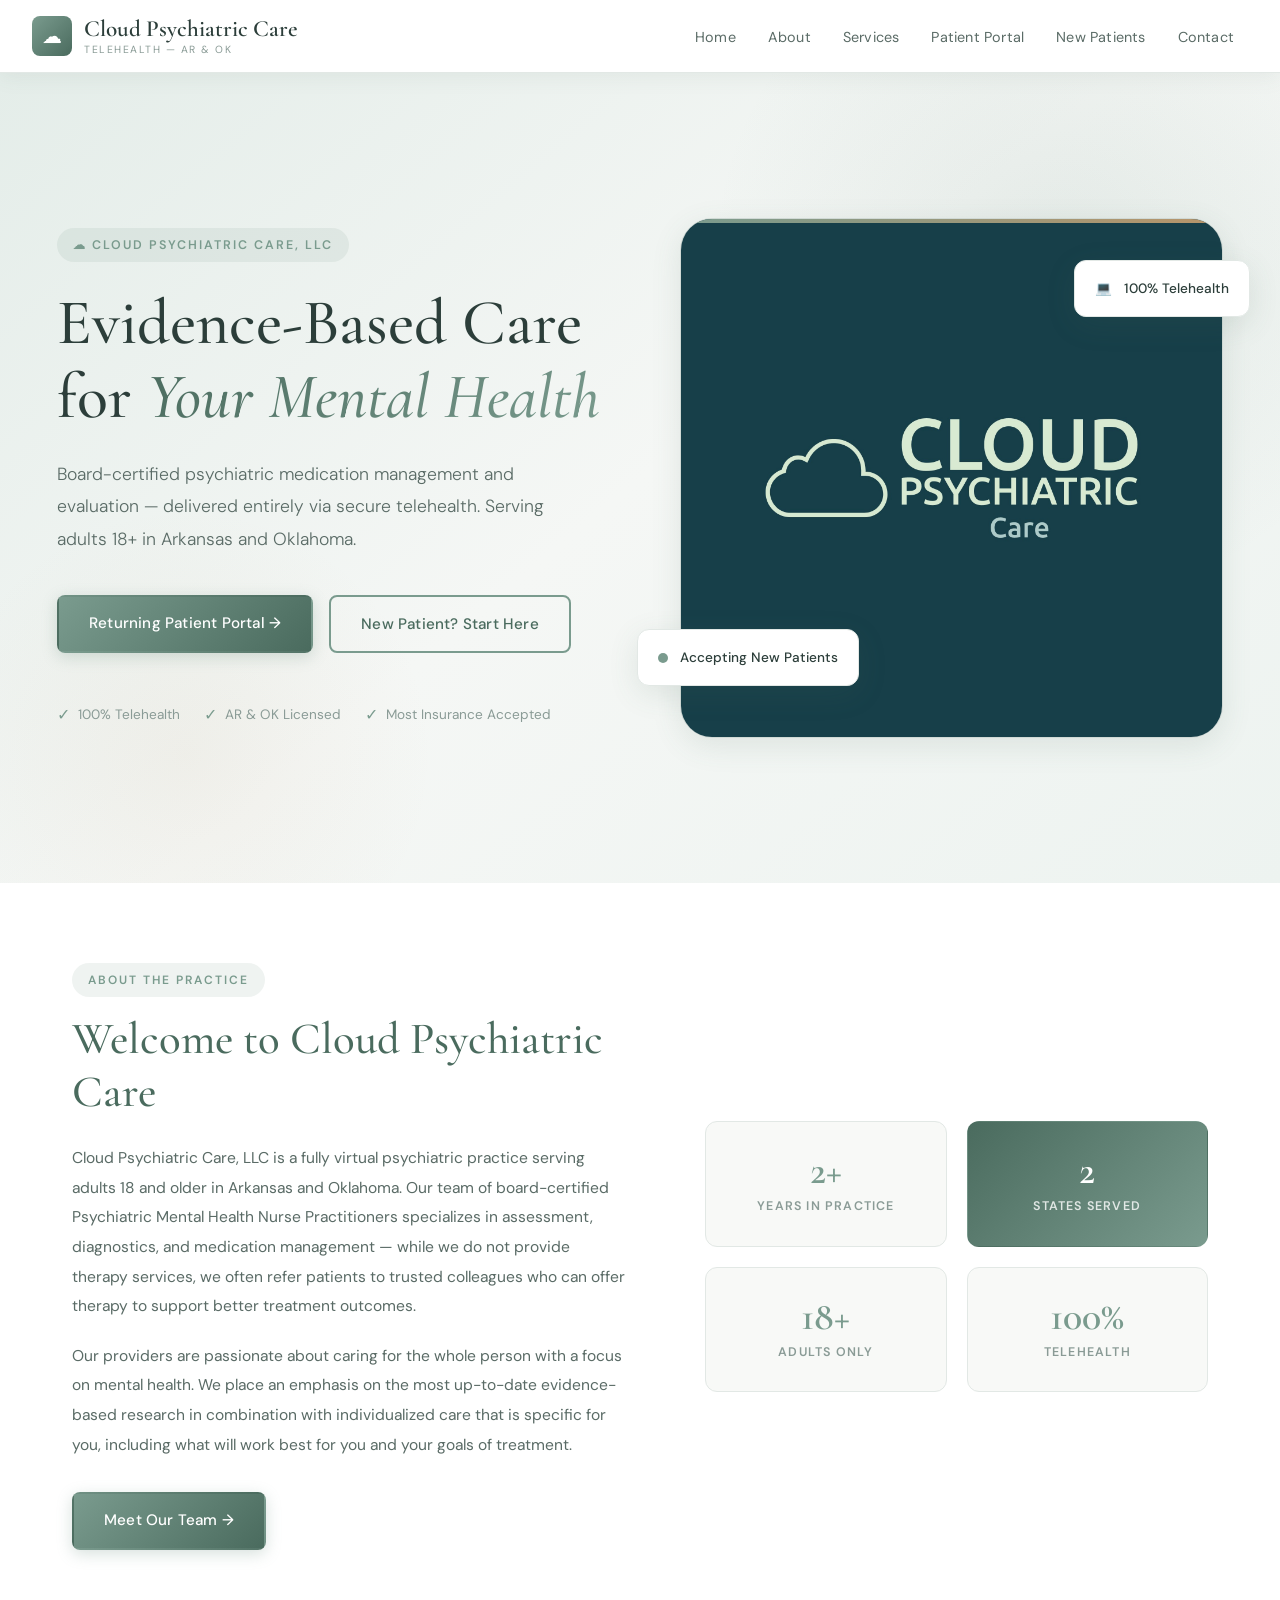
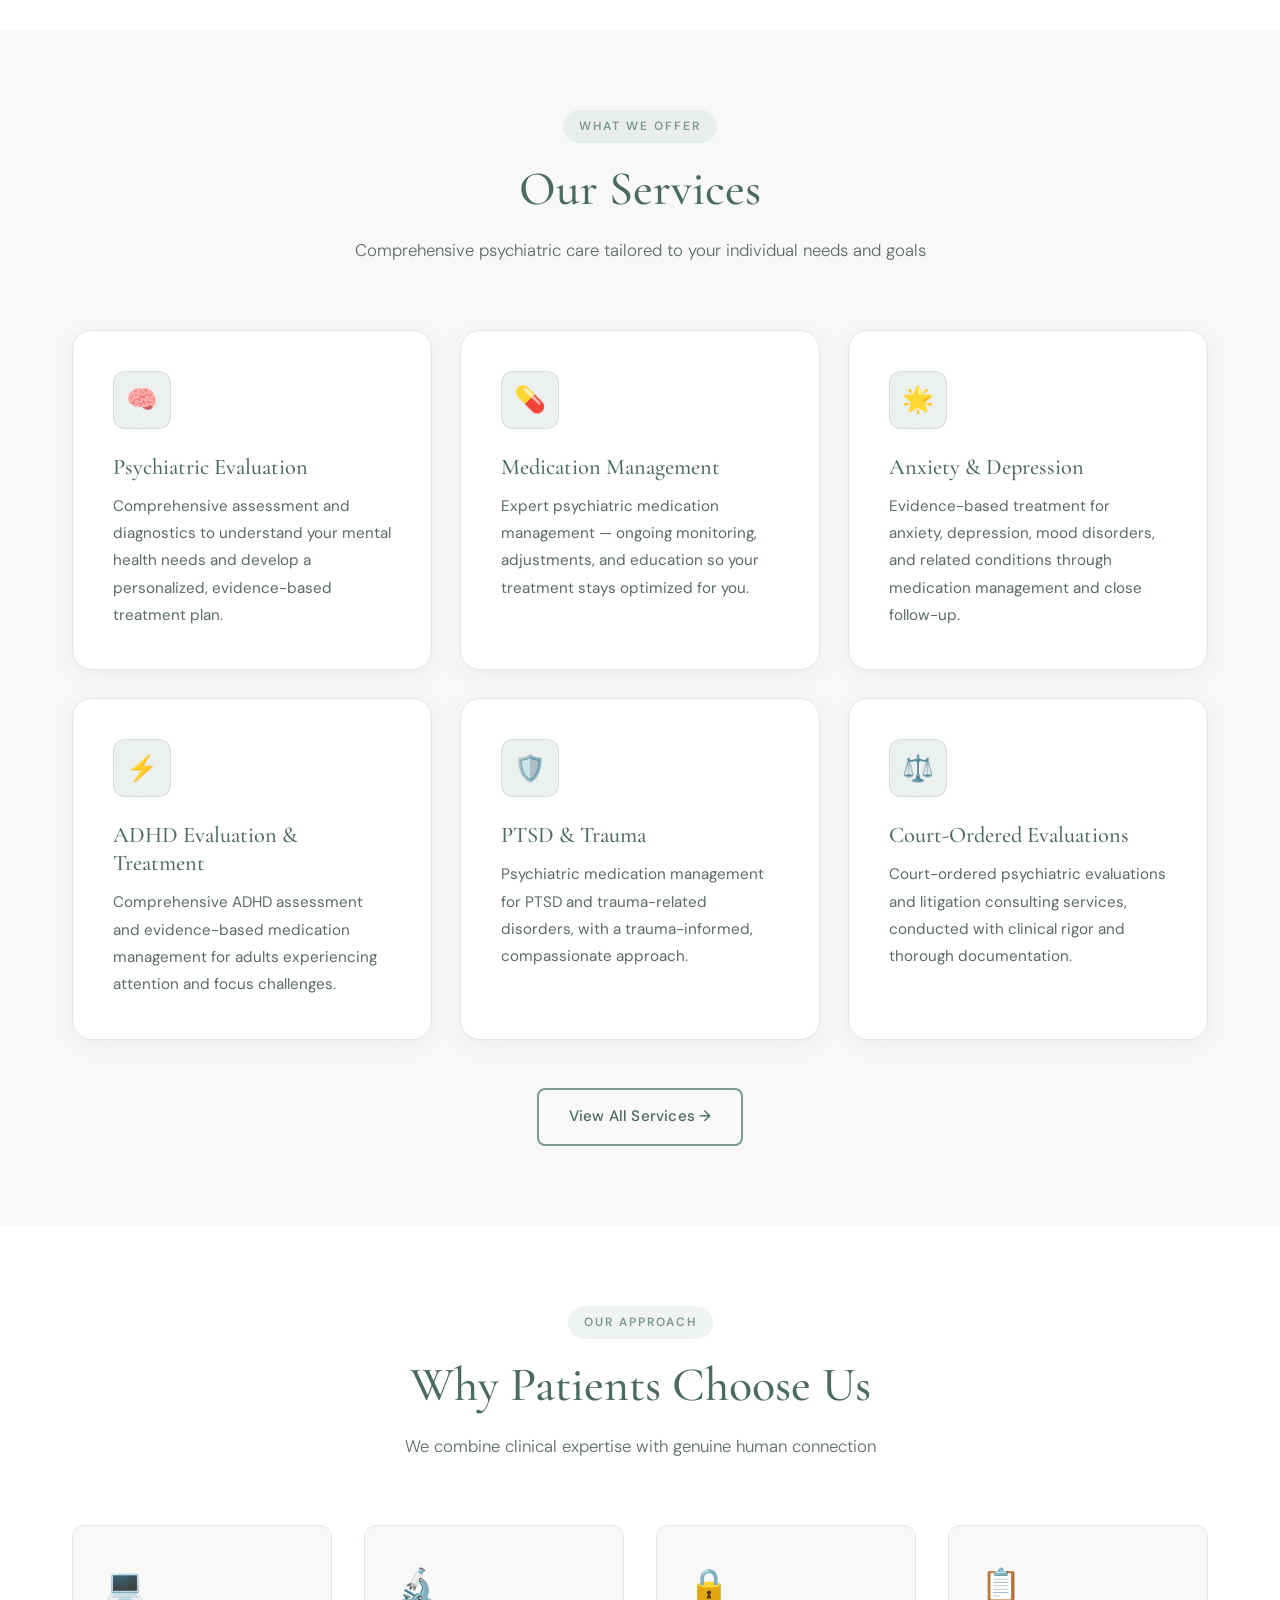
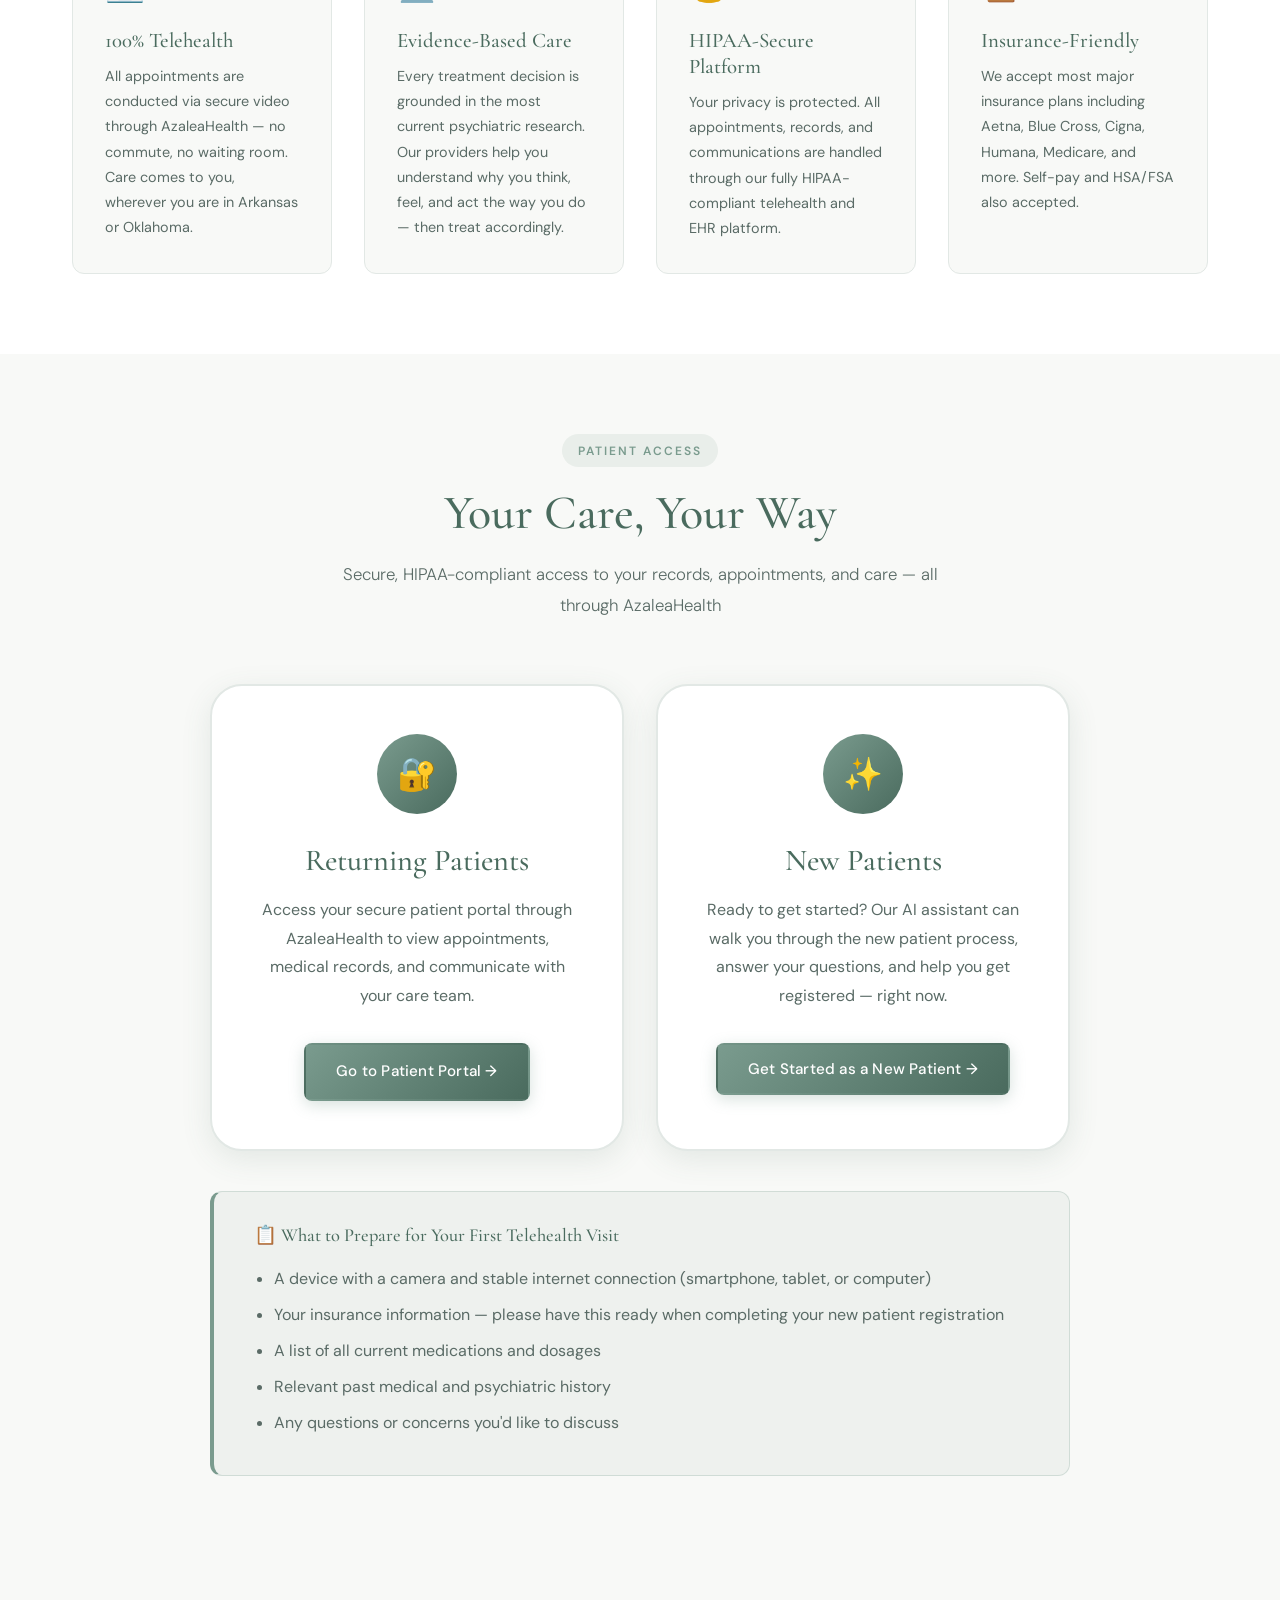
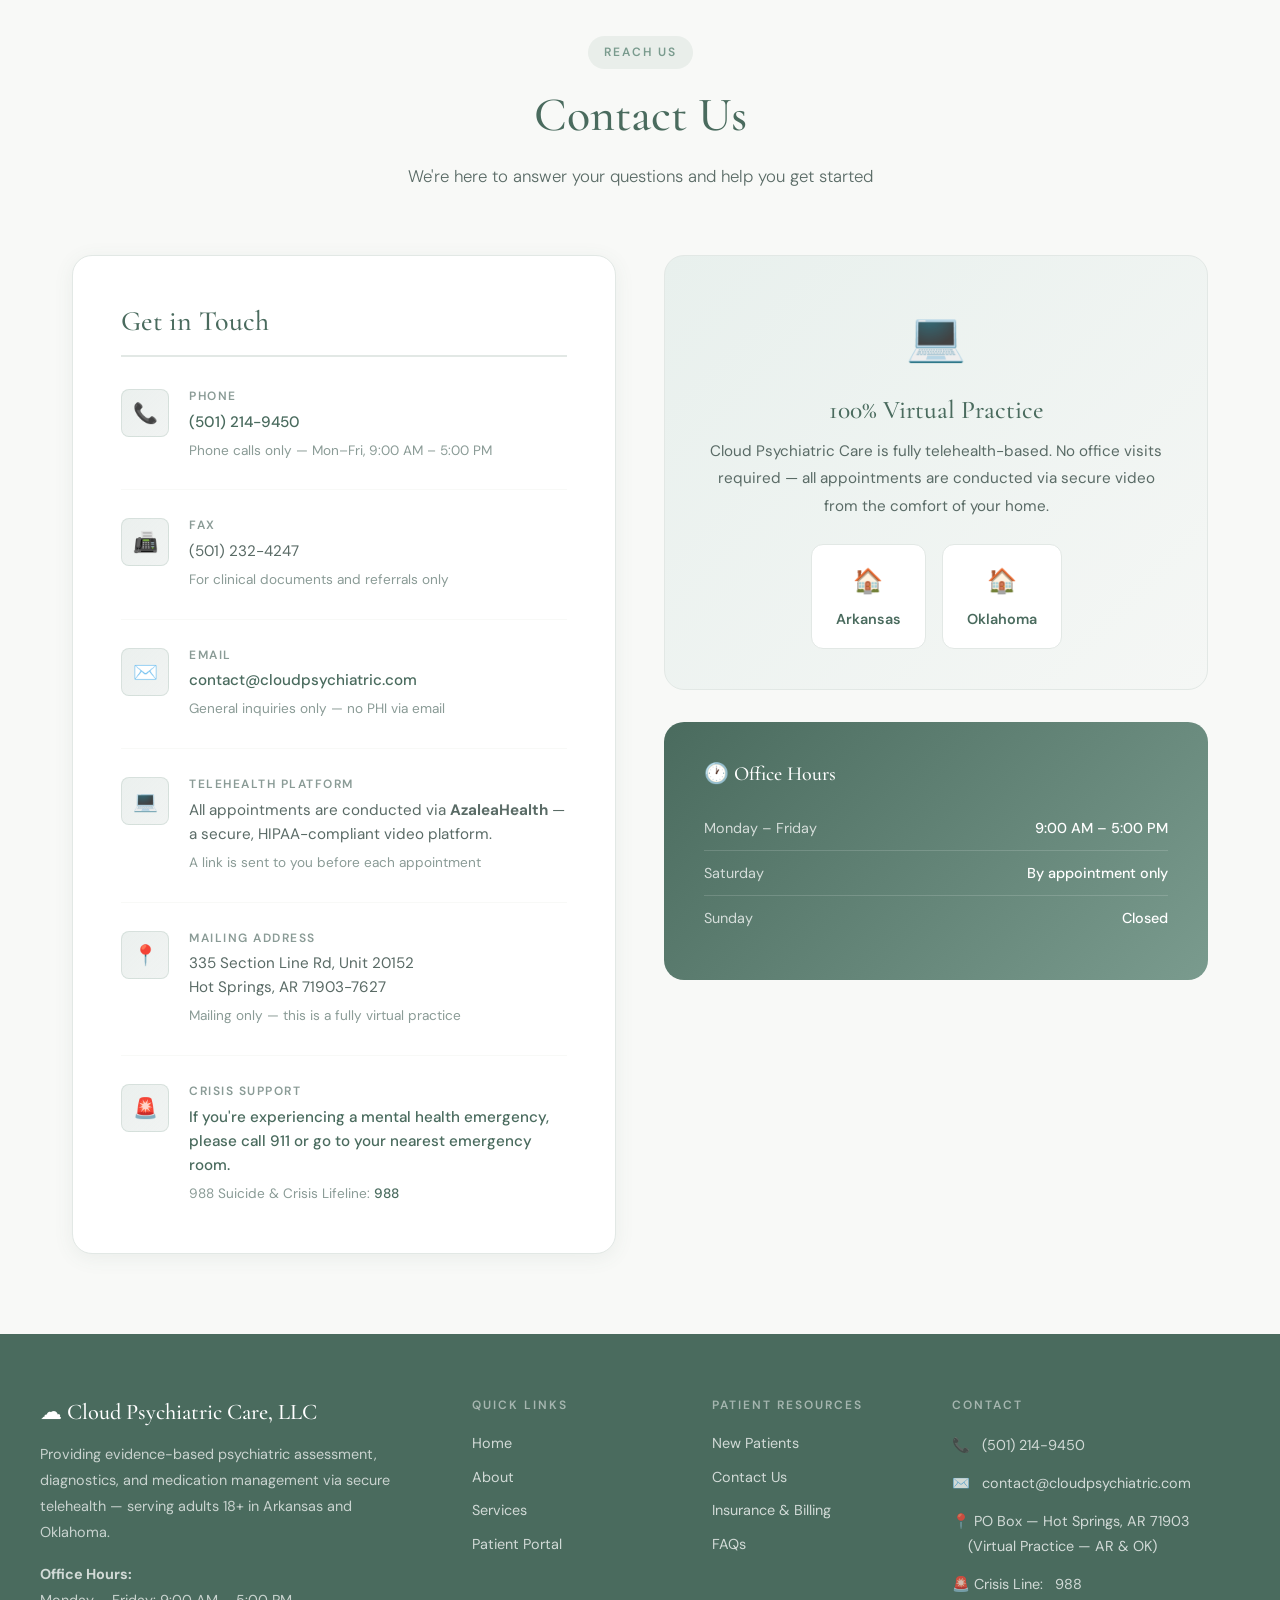
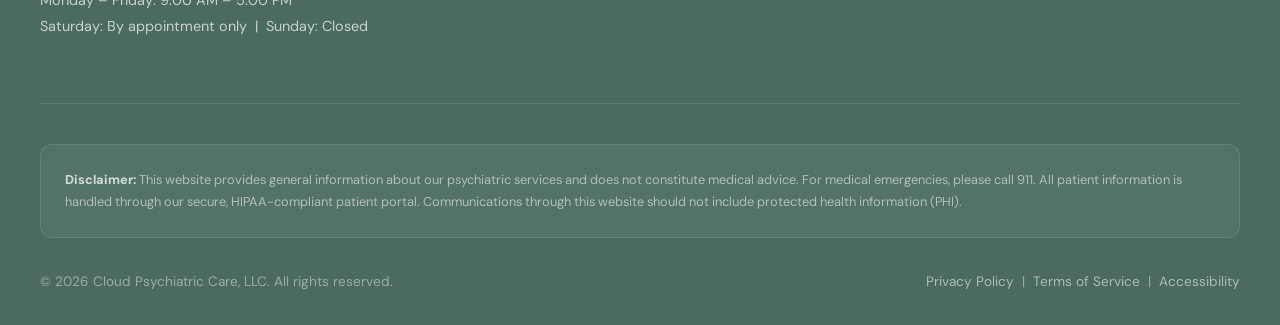
<file: Index.html>
<!DOCTYPE html>
<html lang="en">
<head>
    <meta charset="UTF-8">
    <meta name="viewport" content="width=device-width, initial-scale=1.0">
    <title>Cloud Psychiatric Care — Evidence-Based Telehealth Mental Health Care</title>
    <meta name="description" content="Cloud Psychiatric Care, LLC offers evidence-based telehealth psychiatric services in Arkansas and Oklahoma from our team of board-certified Psychiatric Mental Health Nurse Practitioners — accepting new patients.">
    <link rel="stylesheet" href="Cloud_Style.css">
    <!-- Page-specific hero styles -->
    <style>
        /* ── Home Hero ── */
        .hero {
            position: relative;
            min-height: 90vh;
            display: flex;
            align-items: center;
            background: linear-gradient(140deg, #E4EDE9 0%, #F5F7F5 50%, #EDF3F0 100%);
            overflow: hidden;
        }

            .hero::before {
                content: '';
                position: absolute;
                top: -20%;
                right: -10%;
                width: 700px;
                height: 700px;
                border-radius: 50%;
                background: radial-gradient(circle, rgba(122,155,142,0.14) 0%, transparent 70%);
                pointer-events: none;
            }

            .hero::after {
                content: '';
                position: absolute;
                bottom: -15%;
                left: -5%;
                width: 500px;
                height: 500px;
                border-radius: 50%;
                background: radial-gradient(circle, rgba(184,149,106,0.08) 0%, transparent 70%);
                pointer-events: none;
            }

        .hero-container {
            max-width: 1400px;
            margin: 0 auto;
            padding: 5rem 2rem;
            display: grid;
            grid-template-columns: 1fr 1fr;
            gap: 5rem;
            align-items: center;
            position: relative;
            z-index: 1;
        }

        .hero-content {
            animation: fadeInUp 0.8s ease-out both;
        }

        .hero-tag {
            display: inline-flex;
            align-items: center;
            gap: 0.5rem;
            font-size: 0.78rem;
            font-weight: 600;
            letter-spacing: 2px;
            text-transform: uppercase;
            color: var(--primary-sage);
            background: rgba(122, 155, 142, 0.12);
            padding: 0.4rem 1rem;
            border-radius: 50px;
            margin-bottom: 1.5rem;
        }

        .hero-title {
            font-size: clamp(2.75rem, 5vw, 4.5rem);
            line-height: 1.15;
            margin-bottom: 1.5rem;
            color: var(--text-primary);
        }

            .hero-title em {
                font-style: italic;
                background: linear-gradient(135deg, var(--primary-deep), var(--primary-sage));
                -webkit-background-clip: text;
                -webkit-text-fill-color: transparent;
                background-clip: text;
            }

        .hero-subtitle {
            font-size: 1.1rem;
            color: var(--text-secondary);
            margin-bottom: 2.5rem;
            line-height: 1.85;
            font-weight: 300;
            max-width: 520px;
        }

        .hero-buttons {
            display: flex;
            gap: 1rem;
            flex-wrap: wrap;
            margin-bottom: 3rem;
        }

        .hero-trust {
            display: flex;
            align-items: center;
            gap: 1.5rem;
            flex-wrap: wrap;
        }

        .hero-trust-item {
            display: flex;
            align-items: center;
            gap: 0.5rem;
            font-size: 0.85rem;
            color: var(--text-muted);
        }

            .hero-trust-item span:first-child {
                color: var(--primary-sage);
                font-size: 1rem;
            }

        .hero-visual {
            position: relative;
            height: 520px;
            animation: fadeIn 1s ease-out 0.3s both;
        }

        .hero-image-frame {
            width: 100%;
            height: 100%;
            background: linear-gradient(135deg, rgba(122, 155, 142, 0.12), rgba(184, 149, 106, 0.08));
            border-radius: var(--radius-xl);
            border: 1px solid var(--neutral-border);
            position: relative;
            overflow: hidden;
            box-shadow: var(--shadow-medium);
        }

            .hero-image-frame::before {
                content: '';
                position: absolute;
                top: 0;
                left: 0;
                right: 0;
                height: 4px;
                background: linear-gradient(90deg, var(--primary-sage), var(--accent-warm));
                border-radius: 4px 4px 0 0;
                z-index: 2;
            }

        .hero-image-photo {
            position: absolute;
            top: 0;
            left: 0;
            width: 100%;
            height: 100%;
            object-fit: cover;
            object-position: center;
            display: block;
        }

        /* Floating accent cards */
        .hero-float-card {
            position: absolute;
            background: var(--white);
            border-radius: var(--radius-md);
            padding: 1rem 1.25rem;
            box-shadow: var(--shadow-medium);
            display: flex;
            align-items: center;
            gap: 0.75rem;
            font-size: 0.85rem;
            font-weight: 500;
            color: var(--text-primary);
            z-index: 2;
            border: 1px solid var(--neutral-mid);
        }

        .hero-float-card--1 {
            bottom: 10%;
            left: -8%;
            animation: fadeInUp 0.7s 0.7s ease-out both;
        }

        .hero-float-card--2 {
            top: 8%;
            right: -5%;
            animation: fadeInUp 0.7s 0.9s ease-out both;
        }

        .hero-float-card .dot {
            width: 10px;
            height: 10px;
            background: var(--primary-sage);
            border-radius: 50%;
            flex-shrink: 0;
        }

        /* ── Welcome / Intro Section ── */
        .welcome-section {
            background: var(--white);
        }

        .welcome-grid {
            display: grid;
            grid-template-columns: 1.1fr 1fr;
            gap: 5rem;
            align-items: center;
        }

        .welcome-content h2 {
            font-size: clamp(2rem, 3.5vw, 2.8rem);
            color: var(--primary-deep);
            margin-bottom: 1.5rem;
            line-height: 1.2;
        }

        .welcome-content p {
            color: var(--text-secondary);
            line-height: 1.9;
            margin-bottom: 1.25rem;
            font-size: 0.975rem;
        }

        .welcome-content .btn {
            margin-top: 0.75rem;
        }

        .welcome-stats {
            display: grid;
            grid-template-columns: 1fr 1fr;
            gap: 1.25rem;
        }

        .welcome-stat-card {
            background: var(--neutral-light);
            border: 1px solid var(--neutral-mid);
            border-radius: var(--radius-md);
            padding: 1.75rem;
            text-align: center;
            transition: var(--transition);
        }

            .welcome-stat-card:hover {
                transform: translateY(-4px);
                box-shadow: var(--shadow-soft);
            }

            .welcome-stat-card.accent {
                background: linear-gradient(135deg, var(--primary-deep), var(--primary-sage));
                border-color: transparent;
            }

                .welcome-stat-card.accent .stat-number,
                .welcome-stat-card.accent .stat-label {
                    color: var(--white);
                }

                .welcome-stat-card.accent .stat-label {
                    color: rgba(255,255,255,0.8);
                }

        /* ── Services Preview ── */
        .services-grid {
            display: grid;
            grid-template-columns: repeat(auto-fit, minmax(280px, 1fr));
            gap: 1.75rem;
        }

        /* ── Why Choose Us ── */
        .why-grid {
            display: grid;
            grid-template-columns: repeat(auto-fit, minmax(260px, 1fr));
            gap: 2rem;
            margin-top: 1rem;
        }

        .why-card {
            padding: 2rem;
            border-radius: var(--radius-md);
            border: 1px solid var(--neutral-mid);
            transition: var(--transition);
            background: var(--neutral-light);
        }

            .why-card:hover {
                border-color: var(--primary-light);
                background: var(--white);
                box-shadow: var(--shadow-soft);
                transform: translateY(-4px);
            }

        .why-card-icon {
            font-size: 2rem;
            margin-bottom: 1rem;
        }

        .why-card h3 {
            font-size: 1.3rem;
            color: var(--primary-deep);
            margin-bottom: 0.6rem;
        }

        .why-card p {
            font-size: 0.9rem;
            color: var(--text-secondary);
            line-height: 1.75;
        }

        /* ── Portal Preview ── */
        .portal-grid {
            display: grid;
            grid-template-columns: 1fr 1fr;
            gap: 2rem;
            max-width: 860px;
            margin: 0 auto;
        }

        @media (max-width: 1024px) {
            .hero-container {
                grid-template-columns: 1fr;
                gap: 3rem;
            }

            .hero-visual {
                display: none;
            }

            .welcome-grid {
                grid-template-columns: 1fr;
                gap: 3rem;
            }

            .portal-grid {
                grid-template-columns: 1fr;
            }
        }

        @media (max-width: 768px) {
            .hero-container {
                padding: 4rem 1.5rem;
            }

            .hero-buttons {
                flex-direction: column;
            }

            .welcome-stats {
                grid-template-columns: 1fr 1fr;
            }
        }
    </style>
</head>
<body>

    <!-- ══════════════ HEADER ══════════════ -->
    <header class="header">
        <nav class="nav-container">
            <a href="index.html" class="logo">
                <div class="logo-icon">☁</div>
                <div class="logo-text">
                    Cloud Psychiatric Care
                    <span>Telehealth &mdash; AR &amp; OK</span>
                </div>
            </a>
            <button class="mobile-menu-btn" onclick="toggleMobileMenu()" aria-label="Toggle navigation">☰</button>
            <ul class="nav-links" id="navLinks">
                <li><a href="index.html">Home</a></li>
                <li><a href="about.html">About</a></li>
                <li><a href="services.html">Services</a></li>
                <li><a href="index.html#portal">Patient Portal</a></li>
                <li><a href="index.html#new-patients">New Patients</a></li>
                <li><a href="#contact">Contact</a></li>
            </ul>
        </nav>
    </header>

    <!-- ══════════════ HERO ══════════════ -->
    <section id="home" class="hero">
        <div class="hero-container">
            <div class="hero-content">
                <div class="hero-tag">☁ Cloud Psychiatric Care, LLC</div>
                <h1 class="hero-title">
                    Evidence-Based Care<br>
                    for <em>Your Mental Health</em>
                </h1>
                <p class="hero-subtitle">
                    Board-certified psychiatric medication management and evaluation — delivered entirely via secure telehealth. Serving adults 18+ in Arkansas and Oklahoma.
                </p>
                <div class="hero-buttons">
                    <a href="https://sso.azaleahealth.com/ui/mhs/login?type=ambulatory&tenant=142692" class="btn btn--primary" target="_blank" rel="noopener noreferrer">Returning Patient Portal →</a>
                    <button class="btn btn--secondary" onclick="document.getElementById('newPatientModal').style.display='flex'">New Patient? Start Here</button>
                </div>
                <div class="hero-trust">
                    <div class="hero-trust-item"><span>✓</span> 100% Telehealth</div>
                    <div class="hero-trust-item"><span>✓</span> AR &amp; OK Licensed</div>
                    <div class="hero-trust-item"><span>✓</span> Most Insurance Accepted</div>
                </div>
            </div>

            <div class="hero-visual">
                <div class="hero-image-frame">
                    <img src="Cloud_Psych_Logo.jpg" alt="Cloud Psychiatric Care" class="hero-image-photo">
                </div>
                <div class="hero-float-card hero-float-card--1">
                    <div class="dot"></div>
                    Accepting New Patients
                </div>
                <div class="hero-float-card hero-float-card--2">
                    <span>💻</span>
                    100% Telehealth
                </div>
            </div>
        </div>
    </section>

    <!-- ══════════════ WELCOME / ABOUT PREVIEW ══════════════ -->
    <section class="section welcome-section fade-in-section">
        <div class="container">
            <div class="welcome-grid">
                <div class="welcome-content">
                    <div class="section-tag">About the Practice</div>
                    <h2>Welcome to Cloud Psychiatric Care</h2>
                    <p>Cloud Psychiatric Care, LLC is a fully virtual psychiatric practice serving adults 18 and older in Arkansas and Oklahoma. Our team of board-certified Psychiatric Mental Health Nurse Practitioners specializes in assessment, diagnostics, and medication management — while we do not provide therapy services, we often refer patients to trusted colleagues who can offer therapy to support better treatment outcomes.</p>
                    <p>Our providers are passionate about caring for the whole person with a focus on mental health. We place an emphasis on the most up-to-date evidence-based research in combination with individualized care that is specific for you, including what will work best for you and your goals of treatment.</p>
                    <a href="about.html" class="btn btn--primary">Meet Our Team →</a>
                </div>
                <div class="welcome-stats">
                    <div class="welcome-stat-card">
                        <div class="stat-number">2+</div>
                        <div class="stat-label">Years in Practice</div>
                    </div>
                    <div class="welcome-stat-card accent">
                        <div class="stat-number">2</div>
                        <div class="stat-label">States Served</div>
                    </div>
                    <div class="welcome-stat-card">
                        <div class="stat-number">18+</div>
                        <div class="stat-label">Adults Only</div>
                    </div>
                    <div class="welcome-stat-card">
                        <div class="stat-number">100%</div>
                        <div class="stat-label">Telehealth</div>
                    </div>
                </div>
            </div>
        </div>
    </section>

    <!-- ══════════════ SERVICES PREVIEW ══════════════ -->
    <section id="services" class="section fade-in-section" style="background: var(--neutral-light);">
        <div class="container">
            <div class="section-header">
                <div class="section-tag">What We Offer</div>
                <h2 class="section-title">Our Services</h2>
                <p class="section-subtitle">Comprehensive psychiatric care tailored to your individual needs and goals</p>
            </div>
            <div class="services-grid">
                <div class="service-card">
                    <div class="service-icon">🧠</div>
                    <h3>Psychiatric Evaluation</h3>
                    <p>Comprehensive assessment and diagnostics to understand your mental health needs and develop a personalized, evidence-based treatment plan.</p>
                </div>
                <div class="service-card">
                    <div class="service-icon">💊</div>
                    <h3>Medication Management</h3>
                    <p>Expert psychiatric medication management — ongoing monitoring, adjustments, and education so your treatment stays optimized for you.</p>
                </div>
                <div class="service-card">
                    <div class="service-icon">🌟</div>
                    <h3>Anxiety &amp; Depression</h3>
                    <p>Evidence-based treatment for anxiety, depression, mood disorders, and related conditions through medication management and close follow-up.</p>
                </div>
                <div class="service-card">
                    <div class="service-icon">⚡</div>
                    <h3>ADHD Evaluation &amp; Treatment</h3>
                    <p>Comprehensive ADHD assessment and evidence-based medication management for adults experiencing attention and focus challenges.</p>
                </div>
                <div class="service-card">
                    <div class="service-icon">🛡️</div>
                    <h3>PTSD &amp; Trauma</h3>
                    <p>Psychiatric medication management for PTSD and trauma-related disorders, with a trauma-informed, compassionate approach.</p>
                </div>
                <div class="service-card">
                    <div class="service-icon">⚖️</div>
                    <h3>Court-Ordered Evaluations</h3>
                    <p>Court-ordered psychiatric evaluations and litigation consulting services, conducted with clinical rigor and thorough documentation.</p>
                </div>
            </div>
            <div style="text-align: center; margin-top: 3rem;">
                <a href="services.html" class="btn btn--secondary">View All Services →</a>
            </div>
        </div>
    </section>

    <!-- ══════════════ WHY CHOOSE US ══════════════ -->
    <section class="section section--alt fade-in-section">
        <div class="container">
            <div class="section-header">
                <div class="section-tag">Our Approach</div>
                <h2 class="section-title">Why Patients Choose Us</h2>
                <p class="section-subtitle">We combine clinical expertise with genuine human connection</p>
            </div>
            <div class="why-grid">
                <div class="why-card">
                    <div class="why-card-icon">💻</div>
                    <h3>100% Telehealth</h3>
                    <p>All appointments are conducted via secure video through AzaleaHealth — no commute, no waiting room. Care comes to you, wherever you are in Arkansas or Oklahoma.</p>
                </div>
                <div class="why-card">
                    <div class="why-card-icon">🔬</div>
                    <h3>Evidence-Based Care</h3>
                    <p>Every treatment decision is grounded in the most current psychiatric research. Our providers help you understand why you think, feel, and act the way you do — then treat accordingly.</p>
                </div>
                <div class="why-card">
                    <div class="why-card-icon">🔒</div>
                    <h3>HIPAA-Secure Platform</h3>
                    <p>Your privacy is protected. All appointments, records, and communications are handled through our fully HIPAA-compliant telehealth and EHR platform.</p>
                </div>
                <div class="why-card">
                    <div class="why-card-icon">📋</div>
                    <h3>Insurance-Friendly</h3>
                    <p>We accept most major insurance plans including Aetna, Blue Cross, Cigna, Humana, Medicare, and more. Self-pay and HSA/FSA also accepted.</p>
                </div>
            </div>
        </div>
    </section>

    <!-- ══════════════ PATIENT PORTAL ══════════════ -->
    <section id="portal" class="section fade-in-section" style="background: var(--neutral-light);">
        <div class="container">
            <div class="section-header">
                <div class="section-tag">Patient Access</div>
                <h2 class="section-title">Your Care, Your Way</h2>
                <p class="section-subtitle">Secure, HIPAA-compliant access to your records, appointments, and care — all through AzaleaHealth</p>
            </div>

            <div class="portal-grid">
                <div class="portal-card">
                    <div class="portal-icon">🔐</div>
                    <h3>Returning Patients</h3>
                    <p>Access your secure patient portal through AzaleaHealth to view appointments, medical records, and communicate with your care team.</p>
                    <a href="https://sso.azaleahealth.com/ui/mhs/login?type=ambulatory&tenant=142692" class="btn btn--primary" target="_blank" rel="noopener noreferrer">Go to Patient Portal →</a>
                </div>
                <div class="portal-card" id="new-patients">
                    <div class="portal-icon">✨</div>
                    <h3>New Patients</h3>
                    <p>Ready to get started? Our AI assistant can walk you through the new patient process, answer your questions, and help you get registered — right now.</p>
                    <button class="btn btn--primary" onclick="document.getElementById('newPatientModal').style.display='flex'">Get Started as a New Patient →</button>
                </div>
            </div>

            <div class="info-box" style="max-width: 860px; margin: 2.5rem auto 0;">
                <h4>📋 What to Prepare for Your First Telehealth Visit</h4>
                <ul>
                    <li>A device with a camera and stable internet connection (smartphone, tablet, or computer)</li>
                    <li>Your insurance information — please have this ready when completing your new patient registration</li>
                    <li>A list of all current medications and dosages</li>
                    <li>Relevant past medical and psychiatric history</li>
                    <li>Any questions or concerns you'd like to discuss</li>
                </ul>
            </div>
        </div>
    </section>

    <!-- ══════════════ CONTACT ══════════════ -->
    <section id="contact" class="section contact-section fade-in-section">
        <div class="container">
            <div class="section-header">
                <div class="section-tag">Reach Us</div>
                <h2 class="section-title">Contact Us</h2>
                <p class="section-subtitle">We're here to answer your questions and help you get started</p>
            </div>
            <div class="contact-grid">
                <div class="contact-info-panel">
                    <h3>Get in Touch</h3>
                    <div class="contact-item">
                        <div class="contact-icon">📞</div>
                        <div class="contact-details">
                            <h4>Phone</h4>
                            <p><a href="tel:5012149450">(501) 214-9450</a></p>
                            <p class="note">Phone calls only — Mon–Fri, 9:00 AM – 5:00 PM</p>
                        </div>
                    </div>
                    <div class="contact-item">
                        <div class="contact-icon">📠</div>
                        <div class="contact-details">
                            <h4>Fax</h4>
                            <p>(501) 232-4247</p>
                            <p class="note">For clinical documents and referrals only</p>
                        </div>
                    </div>
                    <div class="contact-item">
                        <div class="contact-icon">✉️</div>
                        <div class="contact-details">
                            <h4>Email</h4>
                            <p><a href="mailto:contact@cloudpsychiatric.com">contact@cloudpsychiatric.com</a></p>
                            <p class="note">General inquiries only — no PHI via email</p>
                        </div>
                    </div>
                    <div class="contact-item">
                        <div class="contact-icon">💻</div>
                        <div class="contact-details">
                            <h4>Telehealth Platform</h4>
                            <p>All appointments are conducted via <strong>AzaleaHealth</strong> — a secure, HIPAA-compliant video platform.</p>
                            <p class="note">A link is sent to you before each appointment</p>
                        </div>
                    </div>
                    <div class="contact-item">
                        <div class="contact-icon">📍</div>
                        <div class="contact-details">
                            <h4>Mailing Address</h4>
                            <p>335 Section Line Rd, Unit 20152<br>Hot Springs, AR 71903-7627</p>
                            <p class="note">Mailing only — this is a fully virtual practice</p>
                        </div>
                    </div>
                    <div class="contact-item">
                        <div class="contact-icon">🚨</div>
                        <div class="contact-details">
                            <h4>Crisis Support</h4>
                            <p class="contact-crisis">If you're experiencing a mental health emergency, please call 911 or go to your nearest emergency room.</p>
                            <p class="note">988 Suicide &amp; Crisis Lifeline: <a href="tel:988">988</a></p>
                        </div>
                    </div>
                </div>

                <div>
                    <!-- Telehealth States Card replaces map for virtual practice -->
                    <div style="background: linear-gradient(135deg, #E8F0ED, #F5F7F5); border-radius: var(--radius-lg); padding: 2.5rem; border: 1px solid var(--neutral-mid); margin-bottom: 1.5rem; text-align: center;">
                        <div style="font-size: 3rem; margin-bottom: 1rem;">💻</div>
                        <h3 style="color: var(--primary-deep); font-size: 1.6rem; margin-bottom: 0.75rem;">100% Virtual Practice</h3>
                        <p style="color: var(--text-secondary); font-size: 0.95rem; line-height: 1.8; margin-bottom: 1.5rem;">Cloud Psychiatric Care is fully telehealth-based. No office visits required — all appointments are conducted via secure video from the comfort of your home.</p>
                        <div style="display: flex; gap: 1rem; justify-content: center; flex-wrap: wrap;">
                            <div style="background: var(--white); border: 1px solid var(--neutral-mid); border-radius: var(--radius-md); padding: 1rem 1.5rem; text-align: center;">
                                <div style="font-size: 1.5rem;">🏠</div>
                                <div style="font-weight: 600; color: var(--primary-deep); font-size: 0.9rem; margin-top: 0.35rem;">Arkansas</div>
                            </div>
                            <div style="background: var(--white); border: 1px solid var(--neutral-mid); border-radius: var(--radius-md); padding: 1rem 1.5rem; text-align: center;">
                                <div style="font-size: 1.5rem;">🏠</div>
                                <div style="font-weight: 600; color: var(--primary-deep); font-size: 0.9rem; margin-top: 0.35rem;">Oklahoma</div>
                            </div>
                        </div>
                    </div>
                    <div class="hours-card">
                        <h4>🕐 Office Hours</h4>
                        <div class="hours-row"><span class="day">Monday – Friday</span><span class="time">9:00 AM – 5:00 PM</span></div>
                        <div class="hours-row"><span class="day">Saturday</span><span class="time">By appointment only</span></div>
                        <div class="hours-row"><span class="day">Sunday</span><span class="time">Closed</span></div>
                    </div>
                </div>
            </div>
        </div>
    </section>

    <!-- ══════════════ FOOTER ══════════════ -->
    <footer class="footer">
        <div class="footer-container">
            <div class="footer-grid">
                <div class="footer-brand">
                    <h3>☁ Cloud Psychiatric Care, LLC</h3>
                    <p>Providing evidence-based psychiatric assessment, diagnostics, and medication management via secure telehealth — serving adults 18+ in Arkansas and Oklahoma.</p>
                    <p>
                        <strong style="color: rgba(255,255,255,0.75);">Office Hours:</strong><br>
                        Monday – Friday: 9:00 AM – 5:00 PM<br>
                        Saturday: By appointment only &nbsp;|&nbsp; Sunday: Closed
                    </p>
                </div>
                <div class="footer-col">
                    <h4>Quick Links</h4>
                    <ul class="footer-links">
                        <li><a href="index.html">Home</a></li>
                        <li><a href="about.html">About</a></li>
                        <li><a href="services.html">Services</a></li>
                        <li><a href="index.html#portal">Patient Portal</a></li>
                    </ul>
                </div>
                <div class="footer-col">
                    <h4>Patient Resources</h4>
                    <ul class="footer-links">
                        <li><a href="index.html#new-patients">New Patients</a></li>
                        <li><a href="#contact">Contact Us</a></li>
                        <li><a href="#">Insurance &amp; Billing</a></li>
                        <li><a href="#">FAQs</a></li>
                    </ul>
                </div>
                <div class="footer-col">
                    <h4>Contact</h4>
                    <div class="footer-contact-item">📞 <a href="tel:5012149450">(501) 214-9450</a></div>
                    <div class="footer-contact-item">✉️ <a href="mailto:contact@cloudpsychiatric.com">contact@cloudpsychiatric.com</a></div>
                    <div class="footer-contact-item">📍 PO Box — Hot Springs, AR 71903<br>&nbsp;&nbsp;&nbsp;&nbsp;(Virtual Practice — AR &amp; OK)</div>
                    <div class="footer-contact-item">🚨 Crisis Line: <a href="tel:988">988</a></div>
                </div>
            </div>

            <div class="disclaimer">
                <strong>Disclaimer:</strong> This website provides general information about our psychiatric services and does not constitute medical advice. For medical emergencies, please call 911. All patient information is handled through our secure, HIPAA-compliant patient portal. Communications through this website should not include protected health information (PHI).
            </div>

            <div class="footer-bottom">
                <p>&copy; 2026 Cloud Psychiatric Care, LLC. All rights reserved.</p>
                <p><a href="#">Privacy Policy</a> &nbsp;|&nbsp; <a href="#">Terms of Service</a> &nbsp;|&nbsp; <a href="#">Accessibility</a></p>
            </div>
        </div>
    </footer>

    <!-- New Patient Chatbot Modal -->
    <div id="newPatientModal" style="display:none; position:fixed; inset:0; background:rgba(0,0,0,0.55); z-index:9999; align-items:center; justify-content:center; padding:1.5rem;">
        <div style="background:var(--white); border-radius:var(--radius-xl); padding:2.5rem; max-width:480px; width:100%; text-align:center; box-shadow:var(--shadow-strong); position:relative;">
            <button onclick="document.getElementById('newPatientModal').style.display='none'" style="position:absolute; top:1rem; right:1.25rem; background:none; border:none; font-size:1.5rem; cursor:pointer; color:var(--text-muted); line-height:1;">×</button>
            <div style="font-size:3rem; margin-bottom:1rem;">💬</div>
            <h3 style="font-family:'Cormorant Garamond',serif; font-size:1.75rem; color:var(--primary-deep); margin-bottom:0.75rem;">Chat With Our Assistant</h3>
            <p style="color:var(--text-secondary); line-height:1.8; margin-bottom:1.75rem; font-size:0.95rem;">Our AI assistant can answer your questions and help you get started as a new patient. Just click the chat icon in the bottom-right corner of the screen to begin!</p>
            <button onclick="document.getElementById('newPatientModal').style.display='none'" class="btn btn--primary" style="width:100%; justify-content:center;">Got it — Open the Chat →</button>
        </div>
    </div>

    <script src="main.js"></script>
    <script src="https://clients.doctorconnect.net/aria/widget/aria-widget-v5/widget-embed.js"
            data-client-id="7491E9CD-B1"
            data-assistant-id="agent_9101kkfeh9w4fwbvhtevc7rwrte4"></script>
</body>
</html>
</file>
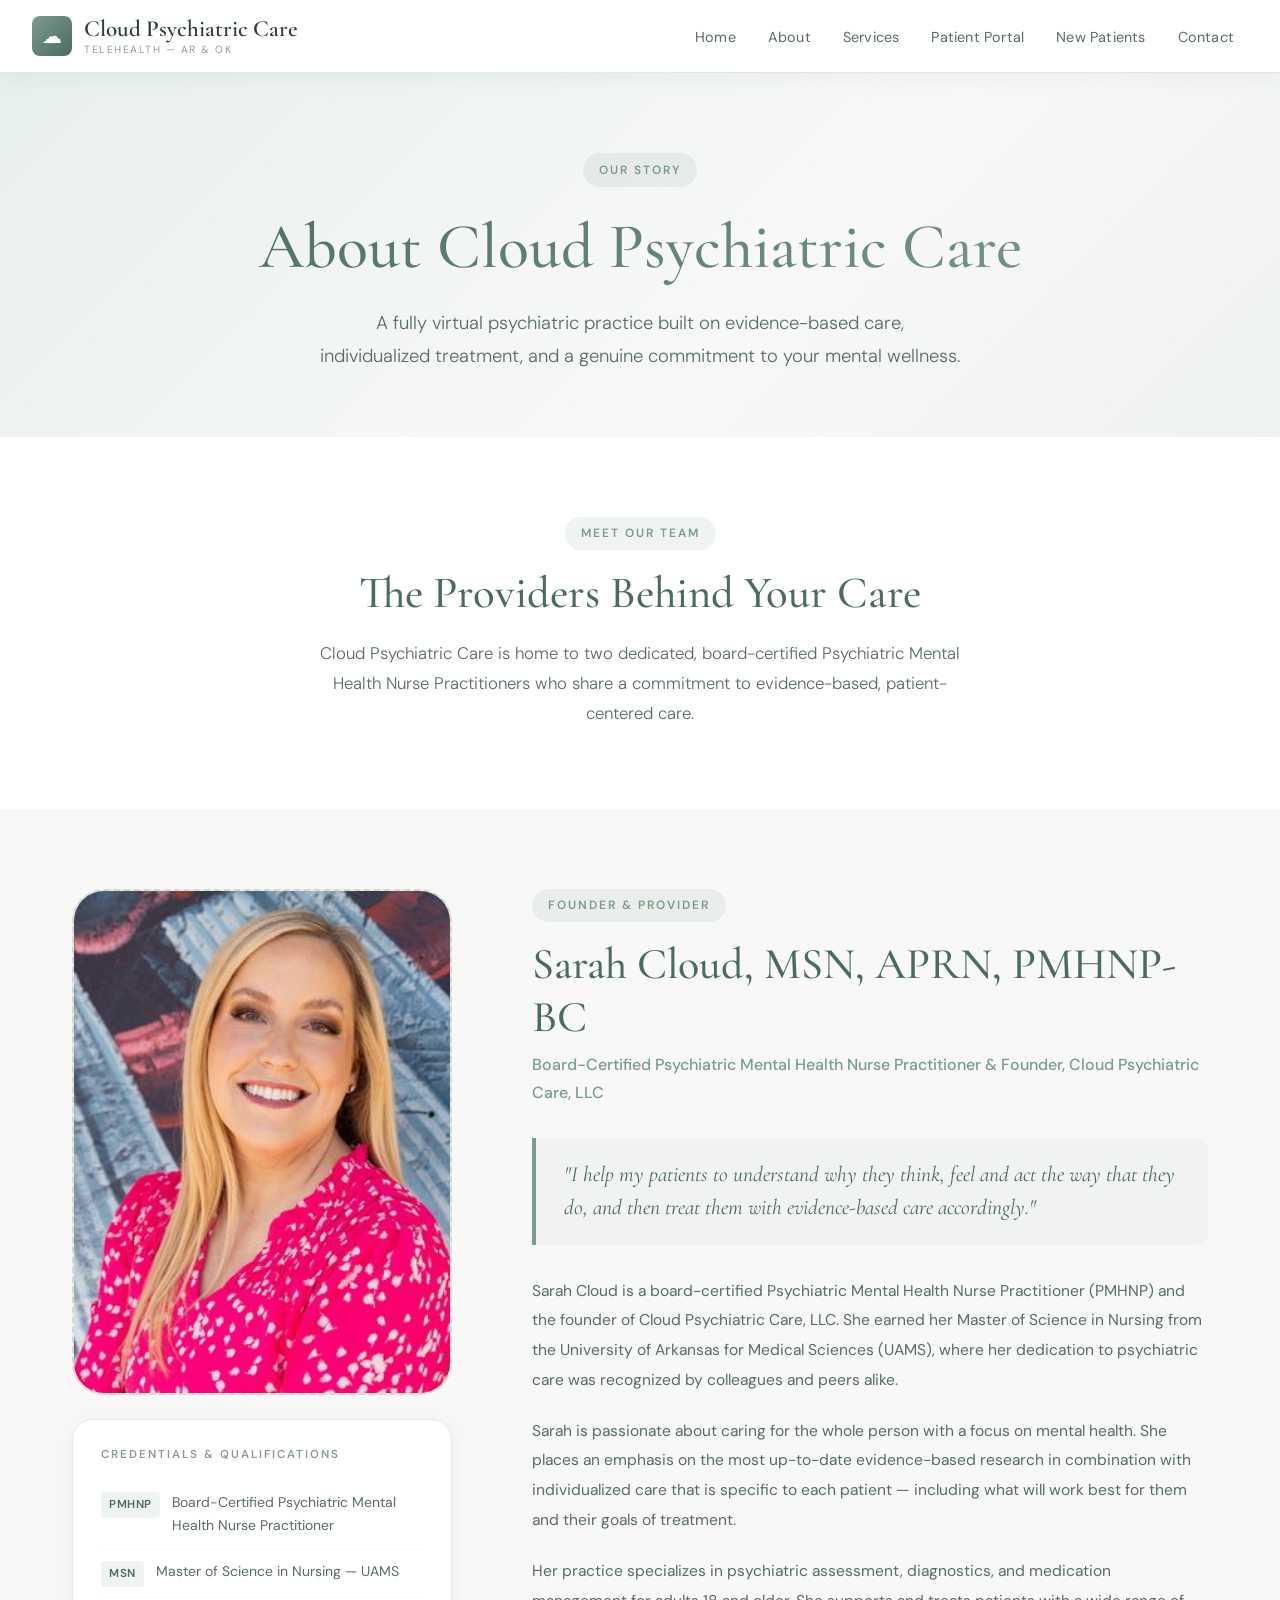
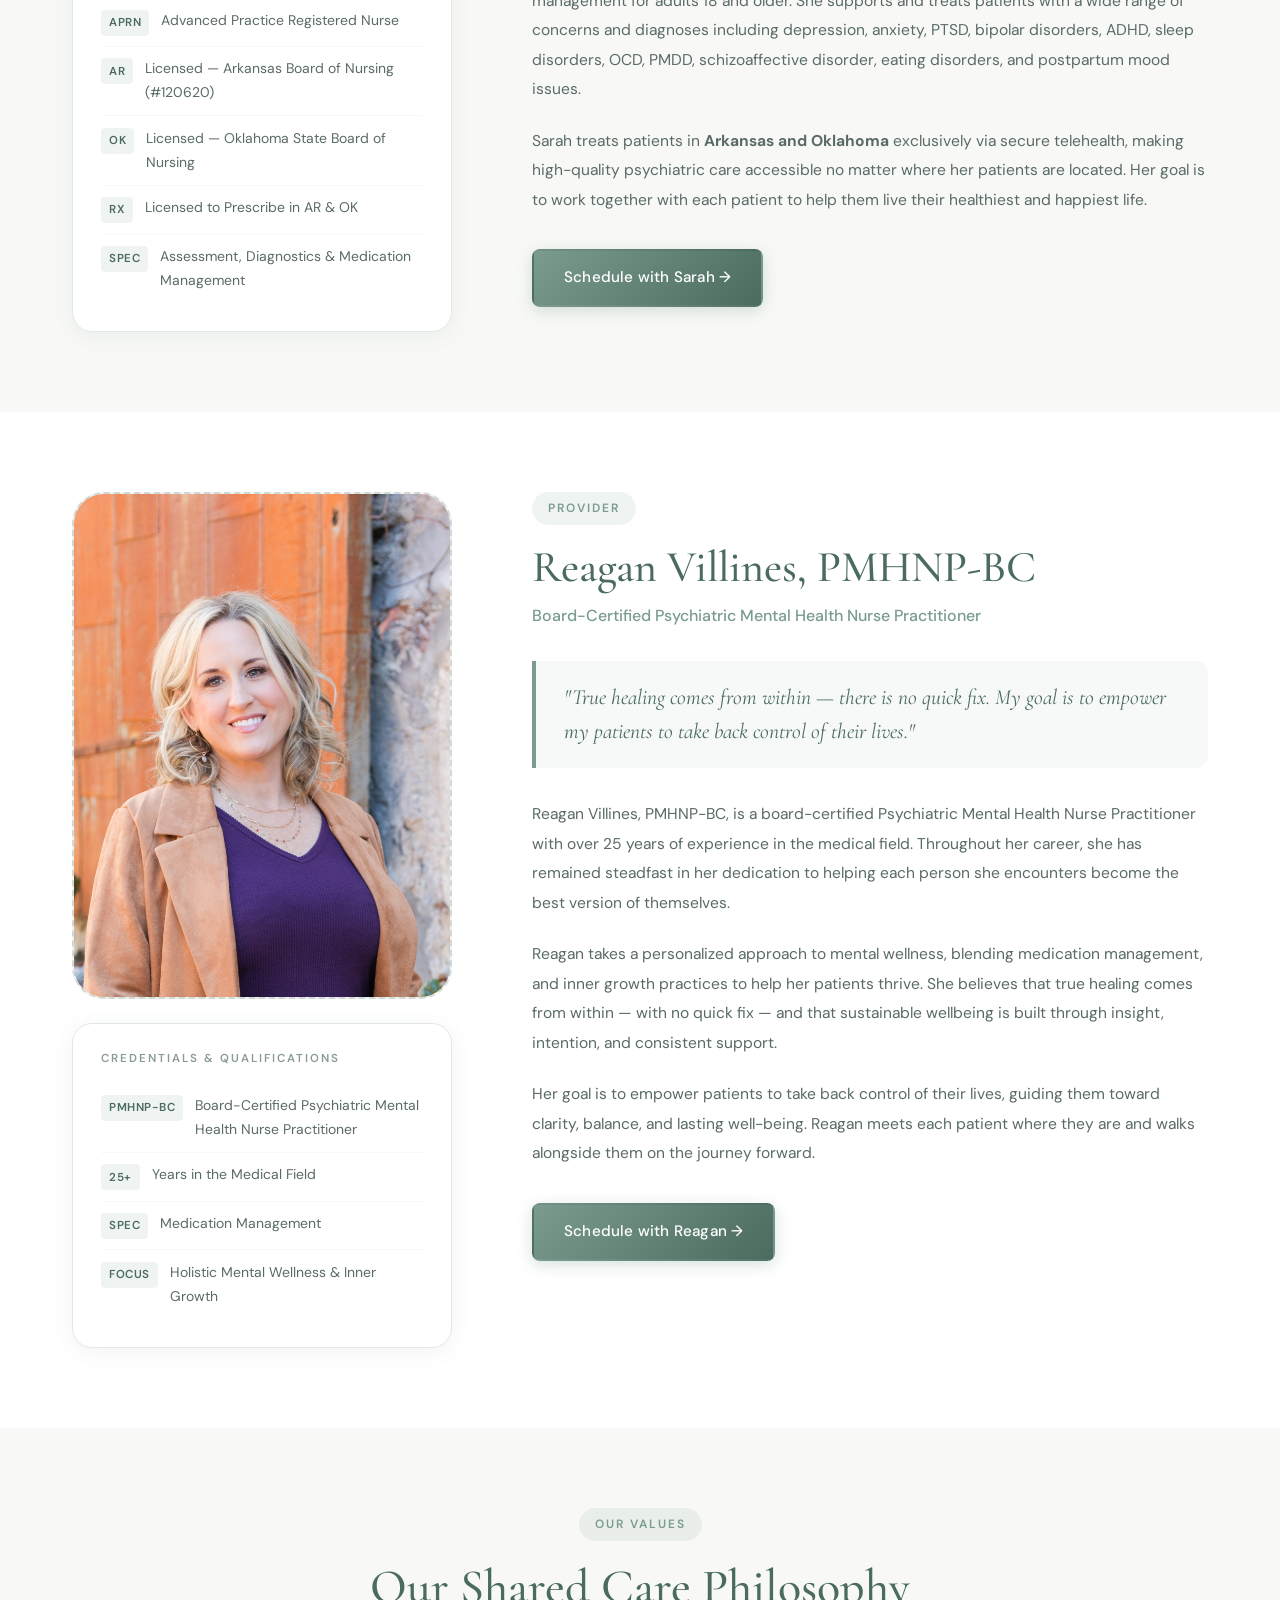
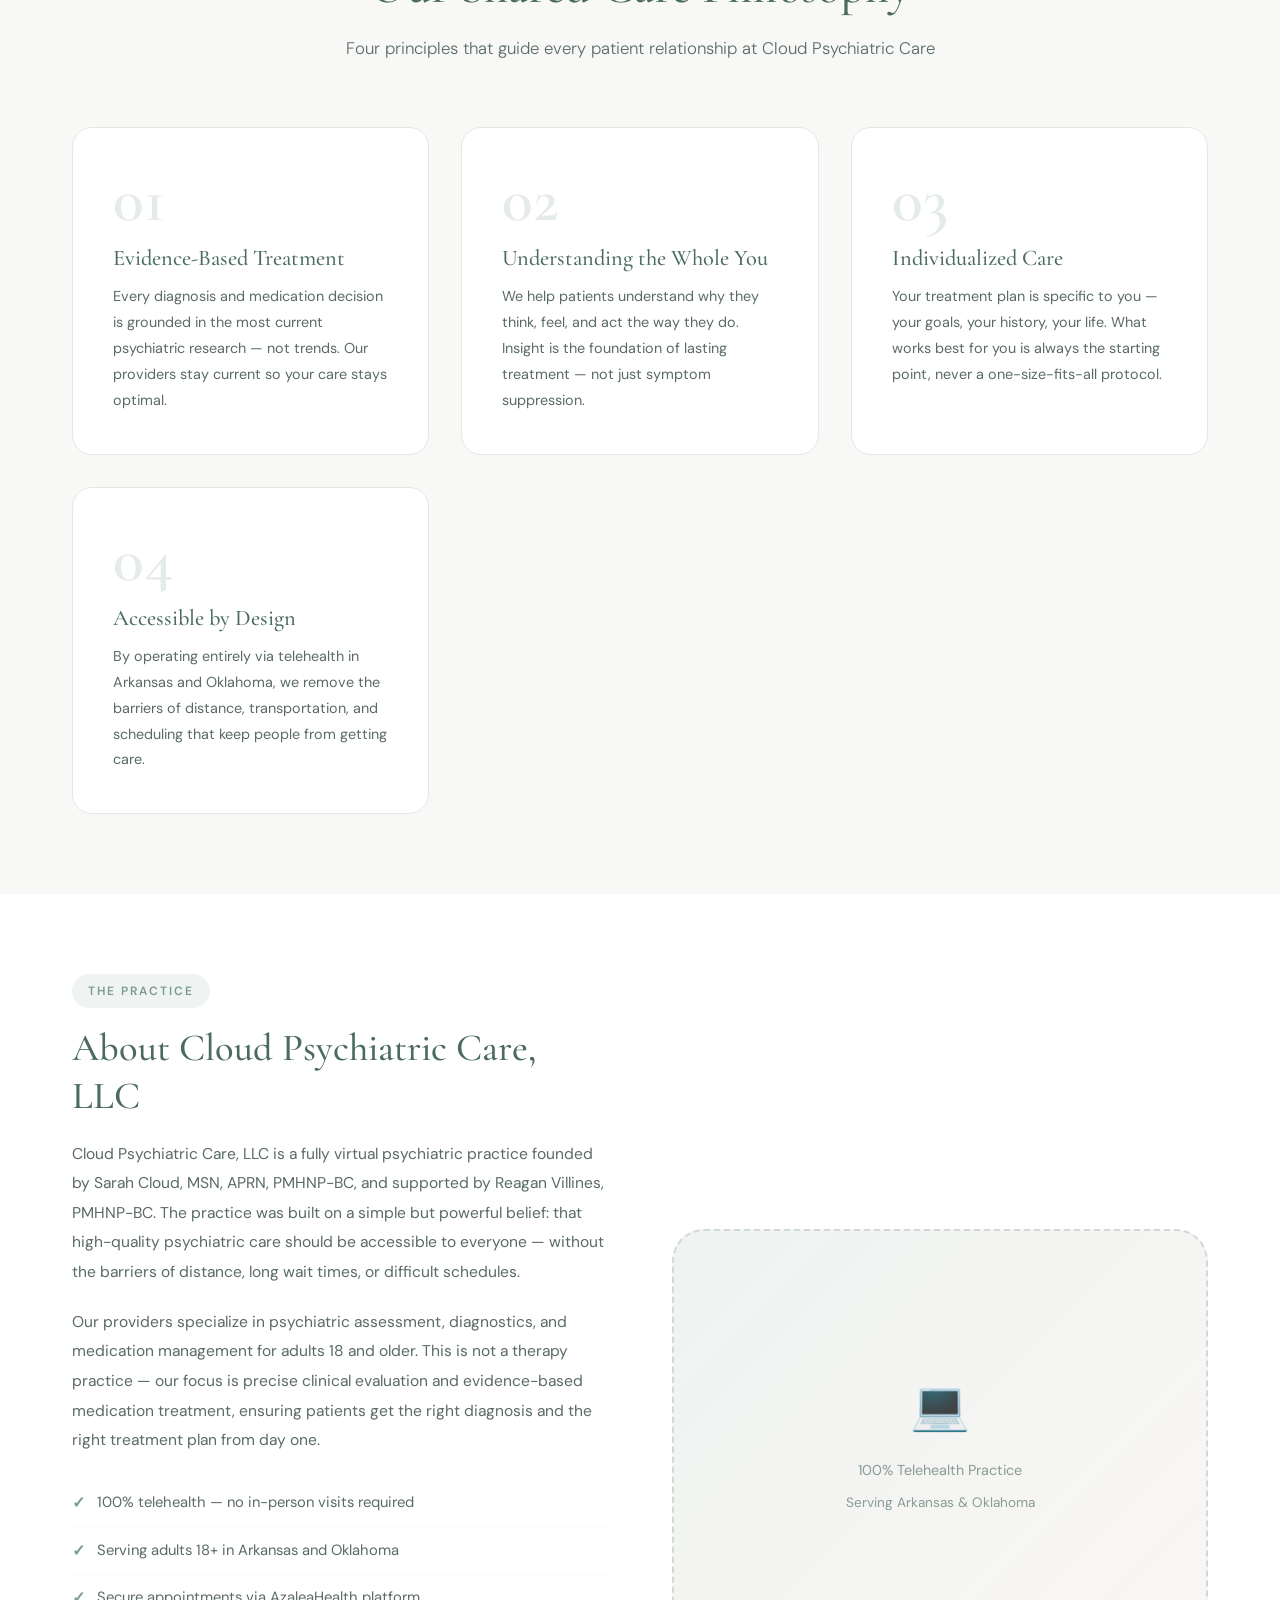
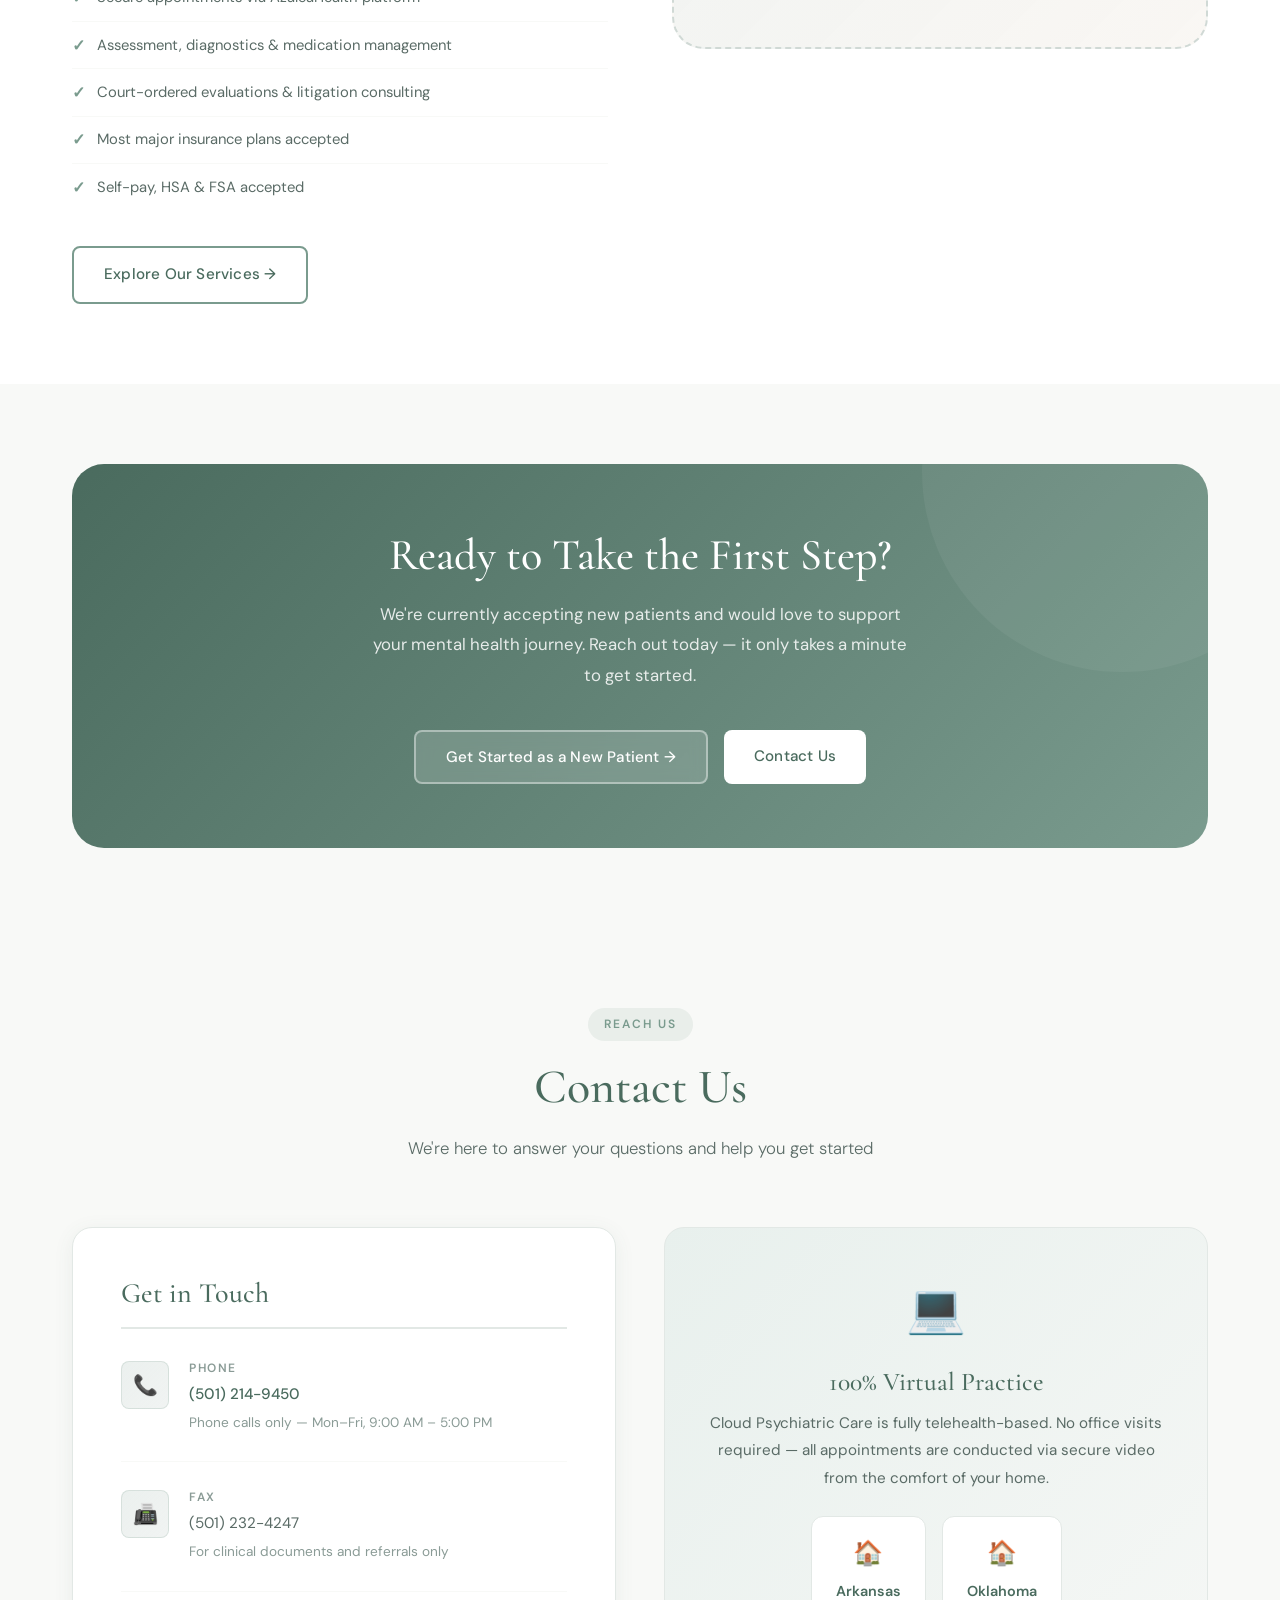
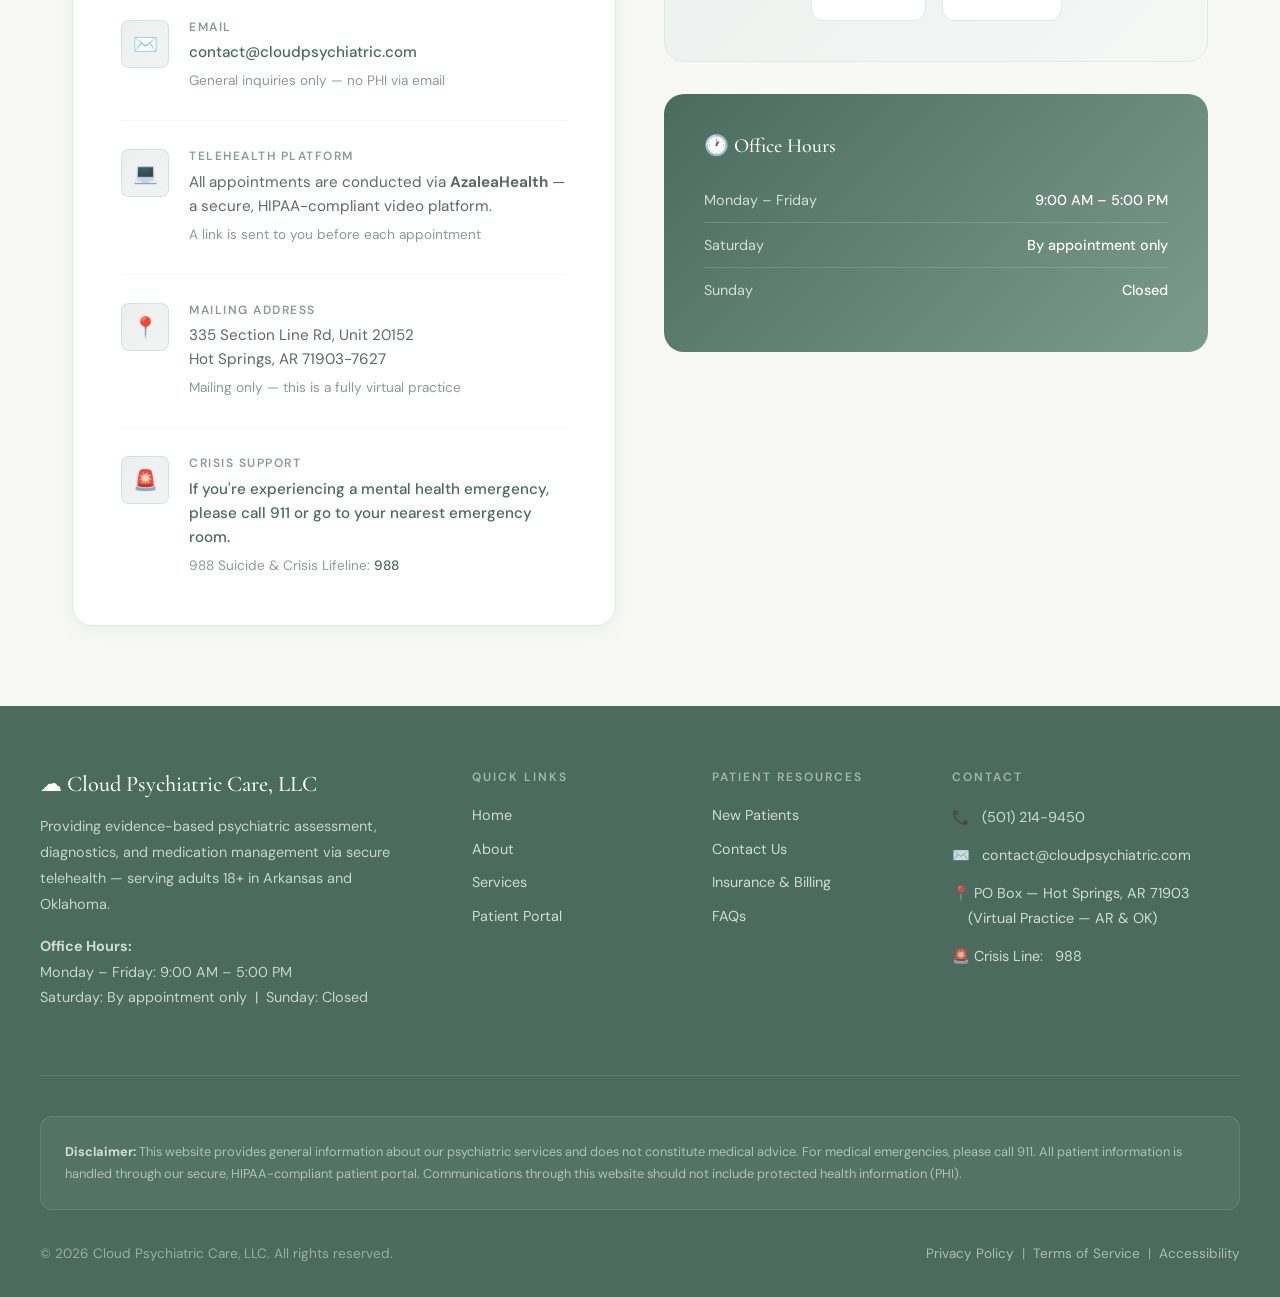
<file: About.html>
<!DOCTYPE html>
<html lang="en">
<head>
    <meta charset="UTF-8">
    <meta name="viewport" content="width=device-width, initial-scale=1.0">
    <title>About — Cloud Psychiatric Care, LLC</title>
    <meta name="description" content="Meet the providers of Cloud Psychiatric Care, LLC — Sarah Cloud and Reagan Villines, board-certified Psychiatric Mental Health Nurse Practitioners delivering evidence-based telehealth care.">
    <link rel="stylesheet" href="Cloud_Style.css">
    <style>
        /* ── About-specific styles ── */

        /* Provider Bio Section */
        .provider-grid {
            display: grid;
            grid-template-columns: 380px 1fr;
            gap: 5rem;
            align-items: start;
        }

        .provider-photo-card {
            position: sticky;
            top: 6rem;
        }

        .provider-photo-frame {
            width: 100%;
            aspect-ratio: 3/4;
            background: linear-gradient(145deg, rgba(122,155,142,0.15), rgba(184,149,106,0.1));
            border-radius: var(--radius-xl);
            border: 2px dashed var(--neutral-border);
            display: flex;
            flex-direction: column;
            align-items: center;
            justify-content: center;
            color: var(--text-muted);
            text-align: center;
            padding: 2rem;
            font-size: 0.9rem;
            position: relative;
            overflow: hidden;
            margin-bottom: 1.5rem;
        }

            .provider-photo-frame::before {
                content: '';
                position: absolute;
                top: 0;
                left: 0;
                right: 0;
                height: 4px;
            }

            .provider-photo-frame .photo-icon {
                font-size: 4rem;
                margin-bottom: 1rem;
            }

        .provider-credentials {
            background: var(--white);
            border: 1px solid var(--neutral-mid);
            border-radius: var(--radius-lg);
            padding: 1.75rem;
            box-shadow: var(--shadow-soft);
        }

            .provider-credentials h4 {
                font-family: 'DM Sans', sans-serif;
                font-size: 0.72rem;
                font-weight: 600;
                letter-spacing: 2px;
                text-transform: uppercase;
                color: var(--text-muted);
                margin-bottom: 1.1rem;
            }

        .credential-item {
            display: flex;
            align-items: flex-start;
            gap: 0.75rem;
            padding: 0.65rem 0;
            border-bottom: 1px solid var(--neutral-light);
            font-size: 0.875rem;
            color: var(--text-secondary);
        }

            .credential-item:last-child {
                border-bottom: none;
            }

            .credential-item .badge {
                background: rgba(122,155,142,0.12);
                color: var(--primary-deep);
                border-radius: 4px;
                padding: 0.2rem 0.5rem;
                font-size: 0.72rem;
                font-weight: 600;
                letter-spacing: 0.5px;
                flex-shrink: 0;
                margin-top: 1px;
            }

        /* Bio Content */
        .provider-bio h2 {
            font-size: clamp(2rem, 3.5vw, 2.75rem);
            color: var(--primary-deep);
            margin-bottom: 0.5rem;
            line-height: 1.2;
        }

        .provider-bio .title {
            font-size: 1rem;
            color: var(--primary-sage);
            font-weight: 500;
            margin-bottom: 2rem;
            display: block;
            font-family: 'DM Sans', sans-serif;
        }

        .provider-bio p {
            color: var(--text-secondary);
            line-height: 1.9;
            margin-bottom: 1.35rem;
            font-size: 0.975rem;
        }

        .provider-bio blockquote {
            border-left: 4px solid var(--primary-sage);
            padding: 1.25rem 1.75rem;
            margin: 2rem 0;
            background: rgba(122,155,142,0.06);
            border-radius: 0 var(--radius-md) var(--radius-md) 0;
            font-family: 'Cormorant Garamond', serif;
            font-size: 1.35rem;
            color: var(--primary-deep);
            font-style: italic;
            line-height: 1.55;
        }

        /* ── Philosophy Section ── */
        .philosophy-grid {
            display: grid;
            grid-template-columns: repeat(auto-fit, minmax(280px, 1fr));
            gap: 2rem;
        }

        .philosophy-card {
            padding: 2.5rem;
            background: var(--white);
            border-radius: var(--radius-lg);
            border: 1px solid var(--neutral-mid);
            transition: var(--transition);
            position: relative;
            overflow: hidden;
        }

            .philosophy-card::before {
                content: '';
                position: absolute;
                top: 0;
                left: 0;
                right: 0;
                height: 3px;
                background: linear-gradient(90deg, var(--primary-sage), var(--primary-deep));
                transform: scaleX(0);
                transition: transform 0.3s ease;
                transform-origin: left;
            }

            .philosophy-card:hover::before {
                transform: scaleX(1);
            }

            .philosophy-card:hover {
                transform: translateY(-6px);
                box-shadow: var(--shadow-medium);
            }

        .philosophy-num {
            font-family: 'Cormorant Garamond', serif;
            font-size: 4rem;
            font-weight: 600;
            color: rgba(122,155,142,0.2);
            line-height: 1;
            margin-bottom: 0.75rem;
        }

        .philosophy-card h3 {
            font-size: 1.4rem;
            color: var(--primary-deep);
            margin-bottom: 0.75rem;
        }

        .philosophy-card p {
            color: var(--text-secondary);
            font-size: 0.9rem;
            line-height: 1.8;
        }

        /* ── Practice Section ── */
        .practice-grid {
            display: grid;
            grid-template-columns: 1fr 1fr;
            gap: 4rem;
            align-items: center;
        }

        .practice-content h2 {
            font-size: clamp(1.9rem, 3vw, 2.6rem);
            color: var(--primary-deep);
            margin-bottom: 1.25rem;
        }

        .practice-content p {
            color: var(--text-secondary);
            line-height: 1.9;
            margin-bottom: 1.25rem;
            font-size: 0.975rem;
        }

        .practice-features {
            list-style: none;
            margin: 1.5rem 0;
        }

            .practice-features li {
                display: flex;
                align-items: center;
                gap: 0.75rem;
                padding: 0.6rem 0;
                color: var(--text-secondary);
                font-size: 0.925rem;
                border-bottom: 1px solid var(--neutral-light);
            }

                .practice-features li:last-child {
                    border-bottom: none;
                }

                .practice-features li::before {
                    content: '✓';
                    color: var(--primary-sage);
                    font-weight: 700;
                    flex-shrink: 0;
                    font-size: 1rem;
                }

        .practice-visual {
            background: linear-gradient(135deg, rgba(122,155,142,0.12), rgba(184,149,106,0.08));
            border-radius: var(--radius-xl);
            min-height: 420px;
            display: flex;
            align-items: center;
            justify-content: center;
            border: 2px dashed var(--neutral-border);
            text-align: center;
            color: var(--text-muted);
            padding: 2rem;
            font-size: 0.9rem;
        }

            .practice-visual strong {
                display: block;
                font-size: 3rem;
                margin-bottom: 0.75rem;
            }

        /* ── CTA Banner ── */
        .cta-banner {
            background: linear-gradient(135deg, var(--primary-deep) 0%, var(--primary-sage) 100%);
            border-radius: var(--radius-xl);
            padding: 4rem;
            text-align: center;
            color: var(--white);
            position: relative;
            overflow: hidden;
        }

            .cta-banner::before {
                content: '';
                position: absolute;
                top: -50%;
                right: -10%;
                width: 400px;
                height: 400px;
                border-radius: 50%;
                background: rgba(255,255,255,0.05);
            }

            .cta-banner h2 {
                color: var(--white);
                font-size: clamp(1.9rem, 3.5vw, 2.75rem);
                margin-bottom: 1rem;
                position: relative;
            }

            .cta-banner p {
                color: rgba(255,255,255,0.85);
                font-size: 1.05rem;
                margin-bottom: 2.5rem;
                max-width: 540px;
                margin-left: auto;
                margin-right: auto;
                line-height: 1.8;
                position: relative;
            }

            .cta-banner .btn-group {
                display: flex;
                gap: 1rem;
                justify-content: center;
                flex-wrap: wrap;
                position: relative;
            }

        @media (max-width: 1024px) {
            .provider-grid {
                grid-template-columns: 1fr;
                gap: 2.5rem;
            }

            .provider-photo-card {
                position: static;
                max-width: 100%;
                width: 100%;
            }

            .provider-photo-frame {
                aspect-ratio: 3/4;
                max-height: 420px;
                width: 100%;
            }

            .practice-grid {
                grid-template-columns: 1fr;
                gap: 2.5rem;
            }

            .practice-visual {
                min-height: 280px;
            }
        }

        @media (max-width: 768px) {
            .cta-banner {
                padding: 3rem 1.5rem;
            }

            .provider-photo-frame {
                aspect-ratio: 3/4;
                max-height: 360px;
            }

            .provider-bio blockquote {
                font-size: 1.1rem;
                padding: 1rem 1.25rem;
            }
        }
    </style>
</head>
<body>

<!-- ══════════════ HEADER ══════════════ -->
<header class="header">
    <nav class="nav-container">
        <a href="index.html" class="logo">
            <div class="logo-icon">☁</div>
            <div class="logo-text">
                Cloud Psychiatric Care
                <span>Telehealth &mdash; AR &amp; OK</span>
            </div>
        </a>
        <button class="mobile-menu-btn" onclick="toggleMobileMenu()" aria-label="Toggle navigation">☰</button>
        <ul class="nav-links" id="navLinks">
            <li><a href="index.html">Home</a></li>
            <li><a href="about.html">About</a></li>
            <li><a href="services.html">Services</a></li>
            <li><a href="index.html#portal">Patient Portal</a></li>
            <li><a href="index.html#new-patients">New Patients</a></li>
            <li><a href="#contact">Contact</a></li>
        </ul>
    </nav>
</header>
 
<!-- ══════════════ PAGE HERO ══════════════ -->
<section class="page-hero">
    <div class="container">
        <div class="page-hero__tag">Our Story</div>
        <h1 class="page-hero__title">About Cloud Psychiatric Care</h1>
        <p class="page-hero__subtitle">A fully virtual psychiatric practice built on evidence-based care, individualized treatment, and a genuine commitment to your mental wellness.</p>
    </div>
</section>
 
<!-- ══════════════ TEAM INTRO ══════════════ -->
<section class="section section--alt fade-in-section">
    <div class="container" style="text-align: center; max-width: 720px;">
        <div class="section-tag">Meet Our Team</div>
        <h2 class="section-title" style="font-size: clamp(2rem, 3.5vw, 2.8rem);">The Providers Behind Your Care</h2>
        <p class="section-subtitle">Cloud Psychiatric Care is home to two dedicated, board-certified Psychiatric Mental Health Nurse Practitioners who share a commitment to evidence-based, patient-centered care.</p>
    </div>
</section>
 
<!-- ══════════════ SARAH CLOUD ══════════════ -->
<section class="section fade-in-section" style="background: var(--neutral-light);">
    <div class="container">
        <div class="provider-grid">
 
                <div class="provider-photo-card">
                    <div class="provider-photo-frame" style="padding: 0; display: block;">
                        <img src="Sarah_Headshot.jpeg" 
                             alt="Sarah's Headshot" 
                             style="width: 100%; height: 100%; object-fit: cover; display: block;">
                </div>
                <div class="provider-credentials">
                    <h4>Credentials &amp; Qualifications</h4>
                    <div class="credential-item">
                        <span class="badge">PMHNP</span> Board-Certified Psychiatric Mental Health Nurse Practitioner
                    </div>
                    <div class="credential-item">
                        <span class="badge">MSN</span> Master of Science in Nursing — UAMS
                    </div>
                    <div class="credential-item">
                        <span class="badge">APRN</span> Advanced Practice Registered Nurse
                    </div>
                    <div class="credential-item">
                        <span class="badge">AR</span> Licensed — Arkansas Board of Nursing (#120620)
                    </div>
                    <div class="credential-item">
                        <span class="badge">OK</span> Licensed — Oklahoma State Board of Nursing
                    </div>
                    <div class="credential-item">
                        <span class="badge">RX</span> Licensed to Prescribe in AR &amp; OK
                    </div>
                    <div class="credential-item">
                        <span class="badge">SPEC</span> Assessment, Diagnostics &amp; Medication Management
                    </div>
                </div>
            </div>
 
            <div class="provider-bio">
                <div class="section-tag">Founder &amp; Provider</div>
                <h2>Sarah Cloud, MSN, APRN, PMHNP-BC</h2>
                <span class="title">Board-Certified Psychiatric Mental Health Nurse Practitioner &amp; Founder, Cloud Psychiatric Care, LLC</span>
 
                <blockquote>
                    "I help my patients to understand why they think, feel and act the way that they do, and then treat them with evidence-based care accordingly."
                </blockquote>
 
                <p>Sarah Cloud is a board-certified Psychiatric Mental Health Nurse Practitioner (PMHNP) and the founder of Cloud Psychiatric Care, LLC. She earned her Master of Science in Nursing from the University of Arkansas for Medical Sciences (UAMS), where her dedication to psychiatric care was recognized by colleagues and peers alike.</p>
 
                <p>Sarah is passionate about caring for the whole person with a focus on mental health. She places an emphasis on the most up-to-date evidence-based research in combination with individualized care that is specific to each patient — including what will work best for them and their goals of treatment.</p>
 
                <p>Her practice specializes in psychiatric assessment, diagnostics, and medication management for adults 18 and older. She supports and treats patients with a wide range of concerns and diagnoses including depression, anxiety, PTSD, bipolar disorders, ADHD, sleep disorders, OCD, PMDD, schizoaffective disorder, eating disorders, and postpartum mood issues.</p>
 
                <p>Sarah treats patients in <strong>Arkansas and Oklahoma</strong> exclusively via secure telehealth, making high-quality psychiatric care accessible no matter where her patients are located. Her goal is to work together with each patient to help them live their healthiest and happiest life.</p>
 
                <a href="index.html#new-patients" class="btn btn--primary" style="margin-top: 0.75rem;">Schedule with Sarah →</a>
            </div>
        </div>
    </div>
</section>
 
<!-- ══════════════ REAGAN VILLINES ══════════════ -->
<section class="section section--alt fade-in-section">
    <div class="container">
        <div class="provider-grid">
 
            <div class="provider-photo-card">
                <div class="provider-photo-frame" style="padding: 0; display: block;">
                    <img src="Reagan_Headshot.jpg" 
                            alt="Reagan's Headshot" 
                            style="width: 100%; height: 100%; object-fit: cover; display: block;">
                </div>
                <div class="provider-credentials">
                    <h4>Credentials &amp; Qualifications</h4>
                    <div class="credential-item">
                        <span class="badge">PMHNP-BC</span> Board-Certified Psychiatric Mental Health Nurse Practitioner
                    </div>
                    <div class="credential-item">
                        <span class="badge">25+</span> Years in the Medical Field
                    </div>
                    <div class="credential-item">
                        <span class="badge">SPEC</span> Medication Management
                    </div>
                    <div class="credential-item">
                        <span class="badge">FOCUS</span> Holistic Mental Wellness &amp; Inner Growth
                    </div>
                </div>
            </div>
 
            <div class="provider-bio">
                <div class="section-tag">Provider</div>
                <h2>Reagan Villines, PMHNP-BC</h2>
                <span class="title">Board-Certified Psychiatric Mental Health Nurse Practitioner</span>
 
                <blockquote>
                    "True healing comes from within — there is no quick fix. My goal is to empower my patients to take back control of their lives."
                </blockquote>
 
                <p>Reagan Villines, PMHNP-BC, is a board-certified Psychiatric Mental Health Nurse Practitioner with over 25 years of experience in the medical field. Throughout her career, she has remained steadfast in her dedication to helping each person she encounters become the best version of themselves.</p>
 
                <p>Reagan takes a personalized approach to mental wellness, blending medication management, and inner growth practices to help her patients thrive. She believes that true healing comes from within — with no quick fix — and that sustainable wellbeing is built through insight, intention, and consistent support.</p>
 
                <p>Her goal is to empower patients to take back control of their lives, guiding them toward clarity, balance, and lasting well-being. Reagan meets each patient where they are and walks alongside them on the journey forward.</p>
 
                <a href="index.html#new-patients" class="btn btn--primary" style="margin-top: 0.75rem;">Schedule with Reagan →</a>
            </div>
        </div>
    </div>
</section>
 
<!-- ══════════════ SHARED PHILOSOPHY ══════════════ -->
<section class="section fade-in-section" style="background: var(--neutral-light);">
    <div class="container">
        <div class="section-header">
            <div class="section-tag">Our Values</div>
            <h2 class="section-title">Our Shared Care Philosophy</h2>
            <p class="section-subtitle">Four principles that guide every patient relationship at Cloud Psychiatric Care</p>
        </div>
        <div class="philosophy-grid">
            <div class="philosophy-card">
                <div class="philosophy-num">01</div>
                <h3>Evidence-Based Treatment</h3>
                <p>Every diagnosis and medication decision is grounded in the most current psychiatric research — not trends. Our providers stay current so your care stays optimal.</p>
            </div>
            <div class="philosophy-card">
                <div class="philosophy-num">02</div>
                <h3>Understanding the Whole You</h3>
                <p>We help patients understand why they think, feel, and act the way they do. Insight is the foundation of lasting treatment — not just symptom suppression.</p>
            </div>
            <div class="philosophy-card">
                <div class="philosophy-num">03</div>
                <h3>Individualized Care</h3>
                <p>Your treatment plan is specific to you — your goals, your history, your life. What works best for you is always the starting point, never a one-size-fits-all protocol.</p>
            </div>
            <div class="philosophy-card">
                <div class="philosophy-num">04</div>
                <h3>Accessible by Design</h3>
                <p>By operating entirely via telehealth in Arkansas and Oklahoma, we remove the barriers of distance, transportation, and scheduling that keep people from getting care.</p>
            </div>
        </div>
    </div>
</section>
 
<!-- ══════════════ ABOUT THE PRACTICE ══════════════ -->
<section class="section section--alt fade-in-section">
    <div class="container">
        <div class="practice-grid">
            <div class="practice-content">
                <div class="section-tag">The Practice</div>
                <h2>About Cloud Psychiatric Care, LLC</h2>
                <p>Cloud Psychiatric Care, LLC is a fully virtual psychiatric practice founded by Sarah Cloud, MSN, APRN, PMHNP-BC, and supported by Reagan Villines, PMHNP-BC. The practice was built on a simple but powerful belief: that high-quality psychiatric care should be accessible to everyone — without the barriers of distance, long wait times, or difficult schedules.</p>
                <p>Our providers specialize in psychiatric assessment, diagnostics, and medication management for adults 18 and older. This is not a therapy practice — our focus is precise clinical evaluation and evidence-based medication treatment, ensuring patients get the right diagnosis and the right treatment plan from day one.</p>
                <ul class="practice-features">
                    <li>100% telehealth — no in-person visits required</li>
                    <li>Serving adults 18+ in Arkansas and Oklahoma</li>
                    <li>Secure appointments via AzaleaHealth platform</li>
                    <li>Assessment, diagnostics &amp; medication management</li>
                    <li>Court-ordered evaluations &amp; litigation consulting</li>
                    <li>Most major insurance plans accepted</li>
                    <li>Self-pay, HSA &amp; FSA accepted</li>
                </ul>
                <a href="services.html" class="btn btn--secondary" style="margin-top: 0.75rem;">Explore Our Services →</a>
            </div>
            <div class="practice-visual">
                <div>
                    <strong>💻</strong>
                    100% Telehealth Practice<br>
                    <span style="font-size: 0.85rem; margin-top: 0.5rem; display: block;">Serving Arkansas &amp; Oklahoma</span>
                </div>
            </div>
        </div>
    </div>
</section>
 
<!-- ══════════════ CTA ══════════════ -->
<section class="section fade-in-section" style="background: var(--neutral-light);">
    <div class="container">
        <div class="cta-banner">
            <h2>Ready to Take the First Step?</h2>
            <p>We're currently accepting new patients and would love to support your mental health journey. Reach out today — it only takes a minute to get started.</p>
            <div class="btn-group">
                <button class="btn btn--ghost" onclick="document.getElementById('newPatientModal').style.display='flex'">Get Started as a New Patient →</button>
                <a href="#contact" class="btn" style="background: var(--white); color: var(--primary-deep); border: none;">Contact Us</a>
            </div>
        </div>
    </div>
</section>
 
<!-- ══════════════ CONTACT ══════════════ -->
<section id="contact" class="section contact-section fade-in-section">
    <div class="container">
        <div class="section-header">
            <div class="section-tag">Reach Us</div>
            <h2 class="section-title">Contact Us</h2>
            <p class="section-subtitle">We're here to answer your questions and help you get started</p>
        </div>
        <div class="contact-grid">
            <div class="contact-info-panel">
                <h3>Get in Touch</h3>
                <div class="contact-item">
                    <div class="contact-icon">📞</div>
                    <div class="contact-details">
                        <h4>Phone</h4>
                        <p><a href="tel:5012149450">(501) 214-9450</a></p>
                        <p class="note">Phone calls only — Mon–Fri, 9:00 AM – 5:00 PM</p>
                    </div>
                </div>
                <div class="contact-item">
                    <div class="contact-icon">📠</div>
                    <div class="contact-details">
                        <h4>Fax</h4>
                        <p>(501) 232-4247</p>
                        <p class="note">For clinical documents and referrals only</p>
                    </div>
                </div>
                <div class="contact-item">
                    <div class="contact-icon">✉️</div>
                    <div class="contact-details">
                        <h4>Email</h4>
                        <p><a href="mailto:contact@cloudpsychiatric.com">contact@cloudpsychiatric.com</a></p>
                        <p class="note">General inquiries only — no PHI via email</p>
                    </div>
                </div>
                <div class="contact-item">
                    <div class="contact-icon">💻</div>
                    <div class="contact-details">
                        <h4>Telehealth Platform</h4>
                        <p>All appointments are conducted via <strong>AzaleaHealth</strong> — a secure, HIPAA-compliant video platform.</p>
                        <p class="note">A link is sent to you before each appointment</p>
                    </div>
                </div>
                <div class="contact-item">
                    <div class="contact-icon">📍</div>
                    <div class="contact-details">
                        <h4>Mailing Address</h4>
                        <p>335 Section Line Rd, Unit 20152<br>Hot Springs, AR 71903-7627</p>
                        <p class="note">Mailing only — this is a fully virtual practice</p>
                    </div>
                </div>
                <div class="contact-item">
                    <div class="contact-icon">🚨</div>
                    <div class="contact-details">
                        <h4>Crisis Support</h4>
                        <p class="contact-crisis">If you're experiencing a mental health emergency, please call 911 or go to your nearest emergency room.</p>
                        <p class="note">988 Suicide &amp; Crisis Lifeline: <a href="tel:988">988</a></p>
                    </div>
                </div>
            </div>
            <div>
                <div style="background: linear-gradient(135deg, #E8F0ED, #F5F7F5); border-radius: var(--radius-lg); padding: 2.5rem; border: 1px solid var(--neutral-mid); margin-bottom: 1.5rem; text-align: center;">
                    <div style="font-size: 3rem; margin-bottom: 1rem;">💻</div>
                    <h3 style="color: var(--primary-deep); font-size: 1.6rem; margin-bottom: 0.75rem;">100% Virtual Practice</h3>
                    <p style="color: var(--text-secondary); font-size: 0.95rem; line-height: 1.8; margin-bottom: 1.5rem;">Cloud Psychiatric Care is fully telehealth-based. No office visits required — all appointments are conducted via secure video from the comfort of your home.</p>
                    <div style="display: flex; gap: 1rem; justify-content: center; flex-wrap: wrap;">
                        <div style="background: var(--white); border: 1px solid var(--neutral-mid); border-radius: var(--radius-md); padding: 1rem 1.5rem; text-align: center;">
                            <div style="font-size: 1.5rem;">🏠</div>
                            <div style="font-weight: 600; color: var(--primary-deep); font-size: 0.9rem; margin-top: 0.35rem;">Arkansas</div>
                        </div>
                        <div style="background: var(--white); border: 1px solid var(--neutral-mid); border-radius: var(--radius-md); padding: 1rem 1.5rem; text-align: center;">
                            <div style="font-size: 1.5rem;">🏠</div>
                            <div style="font-weight: 600; color: var(--primary-deep); font-size: 0.9rem; margin-top: 0.35rem;">Oklahoma</div>
                        </div>
                    </div>
                </div>
                <div class="hours-card">
                    <h4>🕐 Office Hours</h4>
                    <div class="hours-row"><span class="day">Monday – Friday</span><span class="time">9:00 AM – 5:00 PM</span></div>
                    <div class="hours-row"><span class="day">Saturday</span><span class="time">By appointment only</span></div>
                    <div class="hours-row"><span class="day">Sunday</span><span class="time">Closed</span></div>
                </div>
            </div>
        </div>
    </div>
</section>
 
<!-- ══════════════ FOOTER ══════════════ -->
<footer class="footer">
    <div class="footer-container">
        <div class="footer-grid">
            <div class="footer-brand">
                <h3>☁ Cloud Psychiatric Care, LLC</h3>
                <p>Providing evidence-based psychiatric assessment, diagnostics, and medication management via secure telehealth — serving adults 18+ in Arkansas and Oklahoma.</p>
                <p><strong style="color: rgba(255,255,255,0.75);">Office Hours:</strong><br>
                Monday – Friday: 9:00 AM – 5:00 PM<br>
                Saturday: By appointment only &nbsp;|&nbsp; Sunday: Closed</p>
            </div>
            <div class="footer-col">
                <h4>Quick Links</h4>
                <ul class="footer-links">
                    <li><a href="index.html">Home</a></li>
                    <li><a href="about.html">About</a></li>
                    <li><a href="services.html">Services</a></li>
                    <li><a href="index.html#portal">Patient Portal</a></li>
                </ul>
            </div>
            <div class="footer-col">
                <h4>Patient Resources</h4>
                <ul class="footer-links">
                    <li><a href="index.html#new-patients">New Patients</a></li>
                    <li><a href="#contact">Contact Us</a></li>
                    <li><a href="#">Insurance &amp; Billing</a></li>
                    <li><a href="#">FAQs</a></li>
                </ul>
            </div>
            <div class="footer-col">
                <h4>Contact</h4>
                <div class="footer-contact-item">📞 <a href="tel:5012149450">(501) 214-9450</a></div>
                <div class="footer-contact-item">✉️ <a href="mailto:contact@cloudpsychiatric.com">contact@cloudpsychiatric.com</a></div>
                <div class="footer-contact-item">📍 PO Box — Hot Springs, AR 71903<br>&nbsp;&nbsp;&nbsp;&nbsp;(Virtual Practice — AR &amp; OK)</div>
                <div class="footer-contact-item">🚨 Crisis Line: <a href="tel:988">988</a></div>
            </div>
        </div>
        <div class="disclaimer">
            <strong>Disclaimer:</strong> This website provides general information about our psychiatric services and does not constitute medical advice. For medical emergencies, please call 911. All patient information is handled through our secure, HIPAA-compliant patient portal. Communications through this website should not include protected health information (PHI).
        </div>
        <div class="footer-bottom">
            <p>&copy; 2026 Cloud Psychiatric Care, LLC. All rights reserved.</p>
            <p><a href="#">Privacy Policy</a> &nbsp;|&nbsp; <a href="#">Terms of Service</a> &nbsp;|&nbsp; <a href="#">Accessibility</a></p>
        </div>
    </div>
</footer>
 
    <!-- New Patient Chatbot Modal -->
    <div id="newPatientModal" style="display:none; position:fixed; inset:0; background:rgba(0,0,0,0.55); z-index:9999; align-items:center; justify-content:center; padding:1.5rem;">
        <div style="background:var(--white); border-radius:var(--radius-xl); padding:2.5rem; max-width:480px; width:100%; text-align:center; box-shadow:var(--shadow-strong); position:relative;">
            <button onclick="document.getElementById('newPatientModal').style.display='none'" style="position:absolute; top:1rem; right:1.25rem; background:none; border:none; font-size:1.5rem; cursor:pointer; color:var(--text-muted); line-height:1;">×</button>
            <div style="font-size:3rem; margin-bottom:1rem;">💬</div>
            <h3 style="font-family:'Cormorant Garamond',serif; font-size:1.75rem; color:var(--primary-deep); margin-bottom:0.75rem;">Chat With Our Assistant</h3>
            <p style="color:var(--text-secondary); line-height:1.8; margin-bottom:1.75rem; font-size:0.95rem;">Our AI assistant can answer your questions and help you get started as a new patient. Just click the chat icon in the bottom-right corner of the screen to begin!</p>
            <button onclick="document.getElementById('newPatientModal').style.display='none'" class="btn btn--primary" style="width:100%; justify-content:center;">Got it — Open the Chat →</button>
        </div>
    </div>

    <script src="main.js"></script>
    <script src="https://clients.doctorconnect.net/aria/widget/aria-widget-v5/widget-embed.js"
            data-client-id="7491E9CD-B1"
            data-assistant-id="agent_9101kkfeh9w4fwbvhtevc7rwrte4"></script>
</body>
</html>
</file>
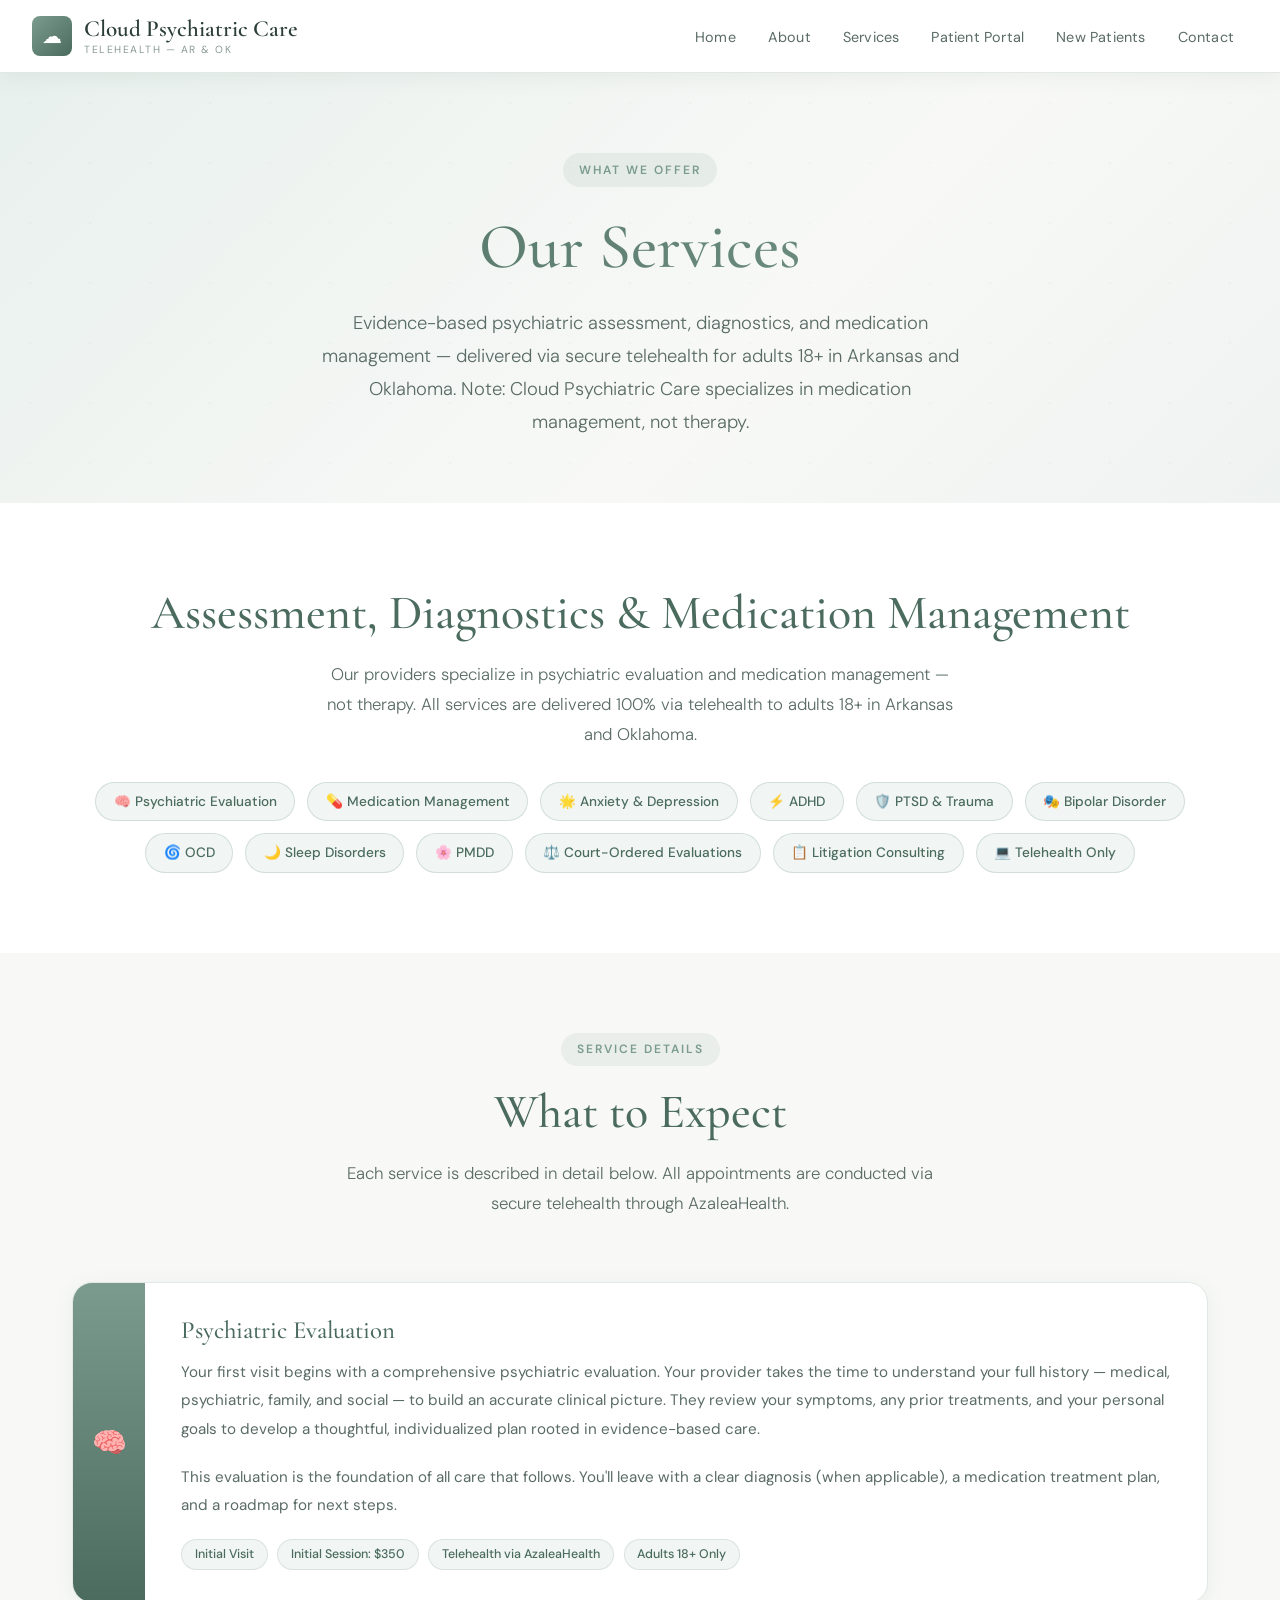
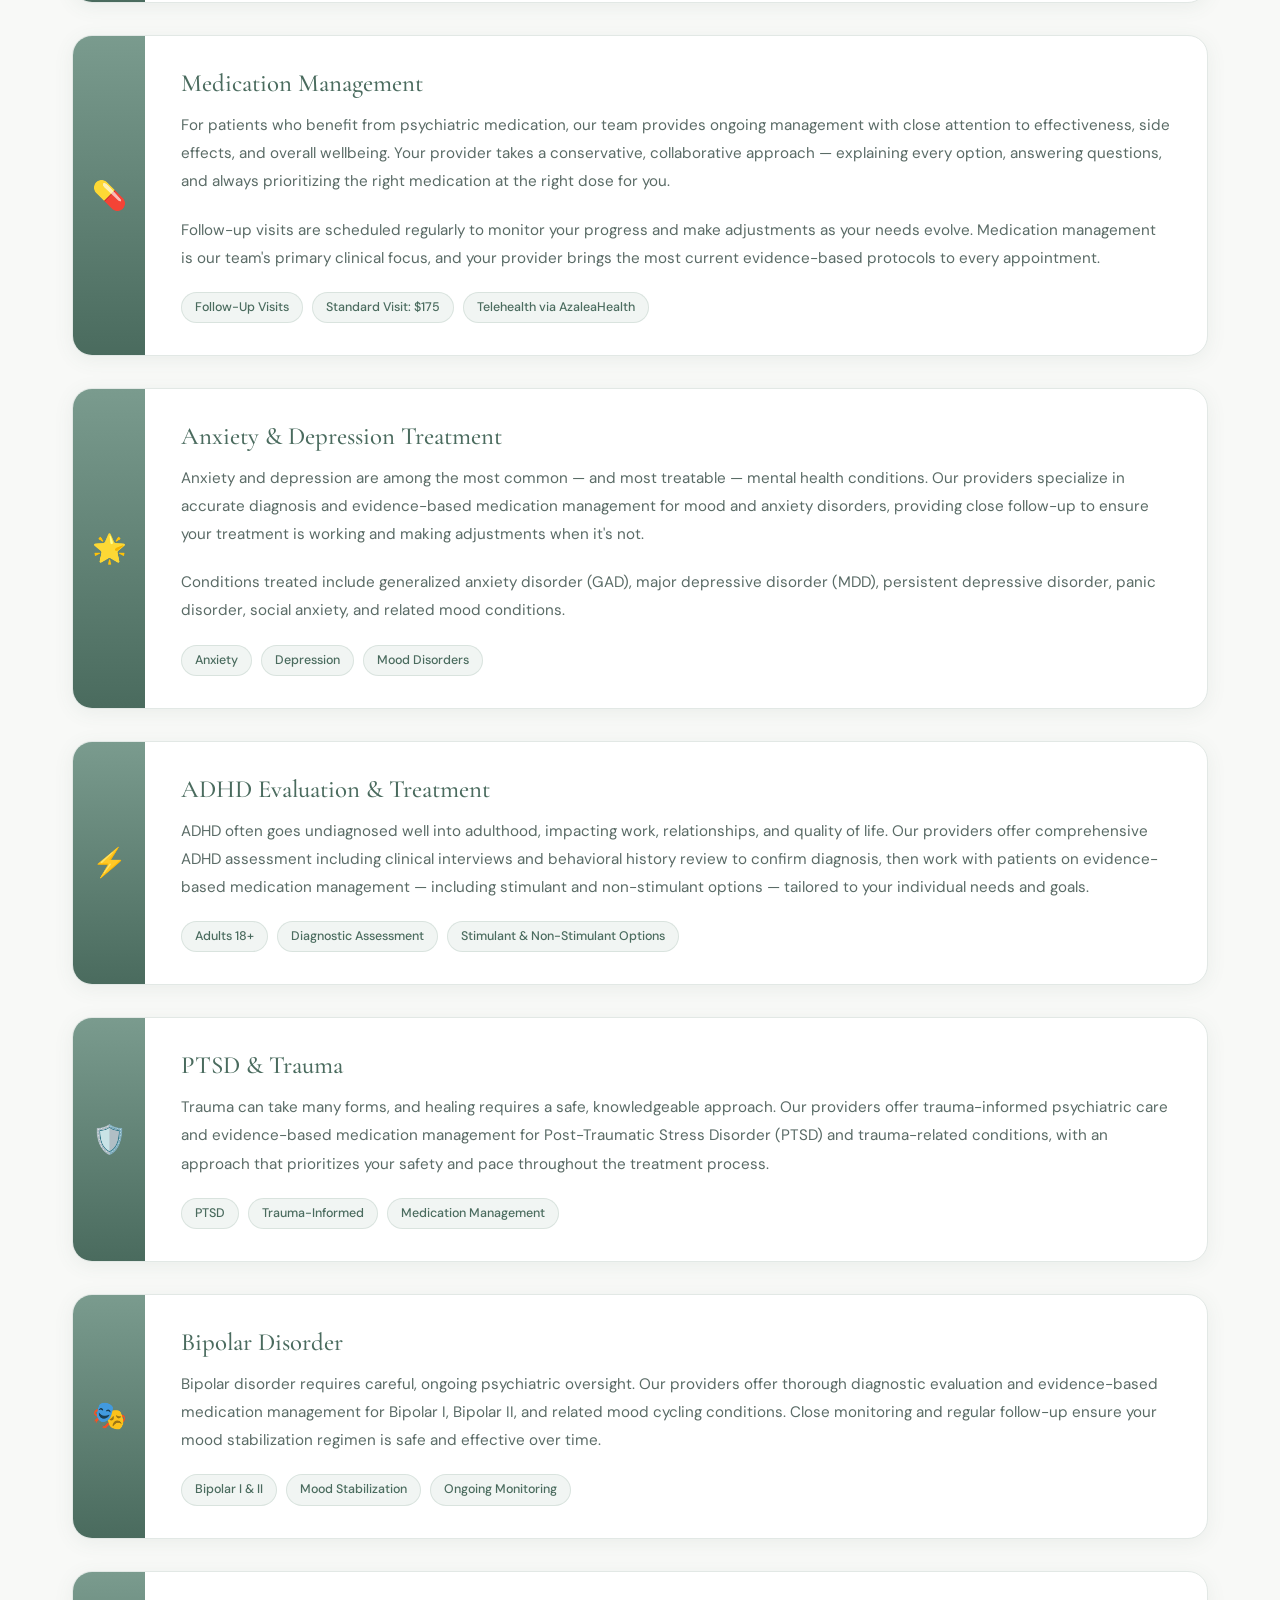
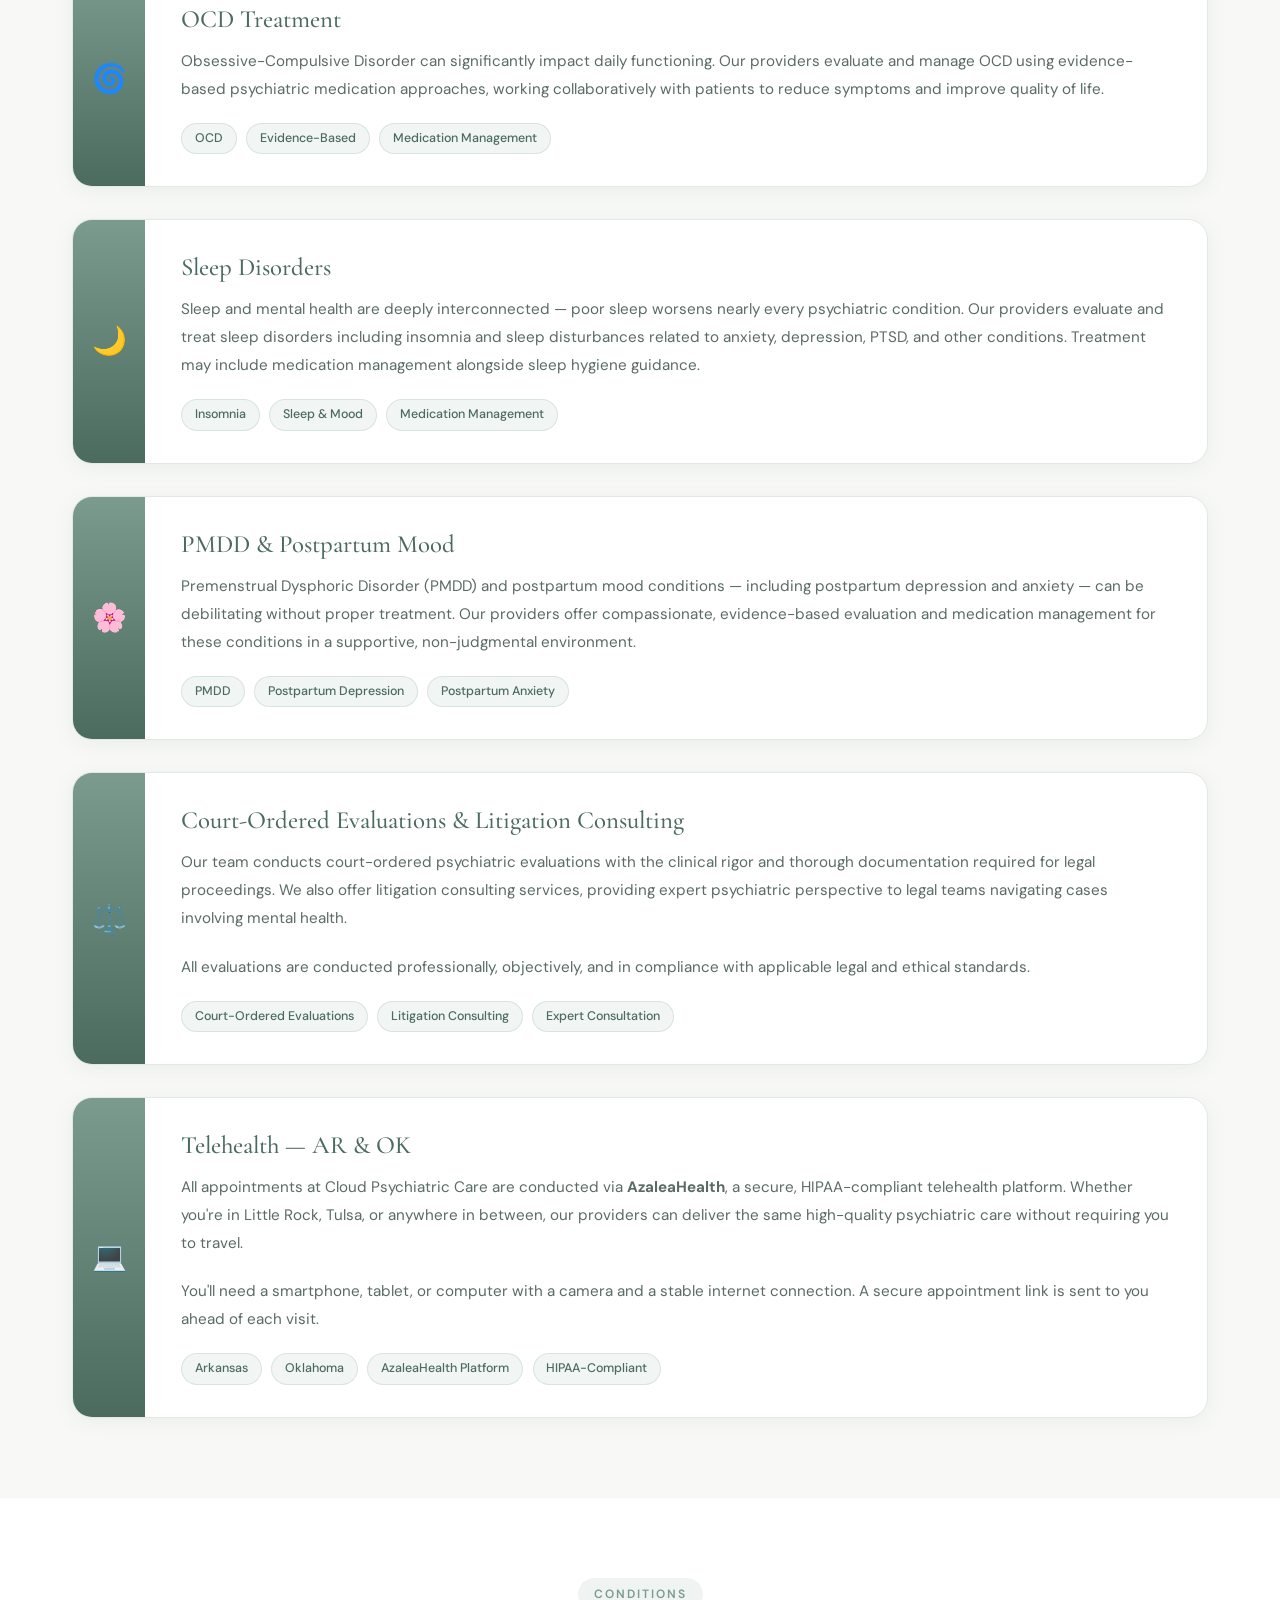
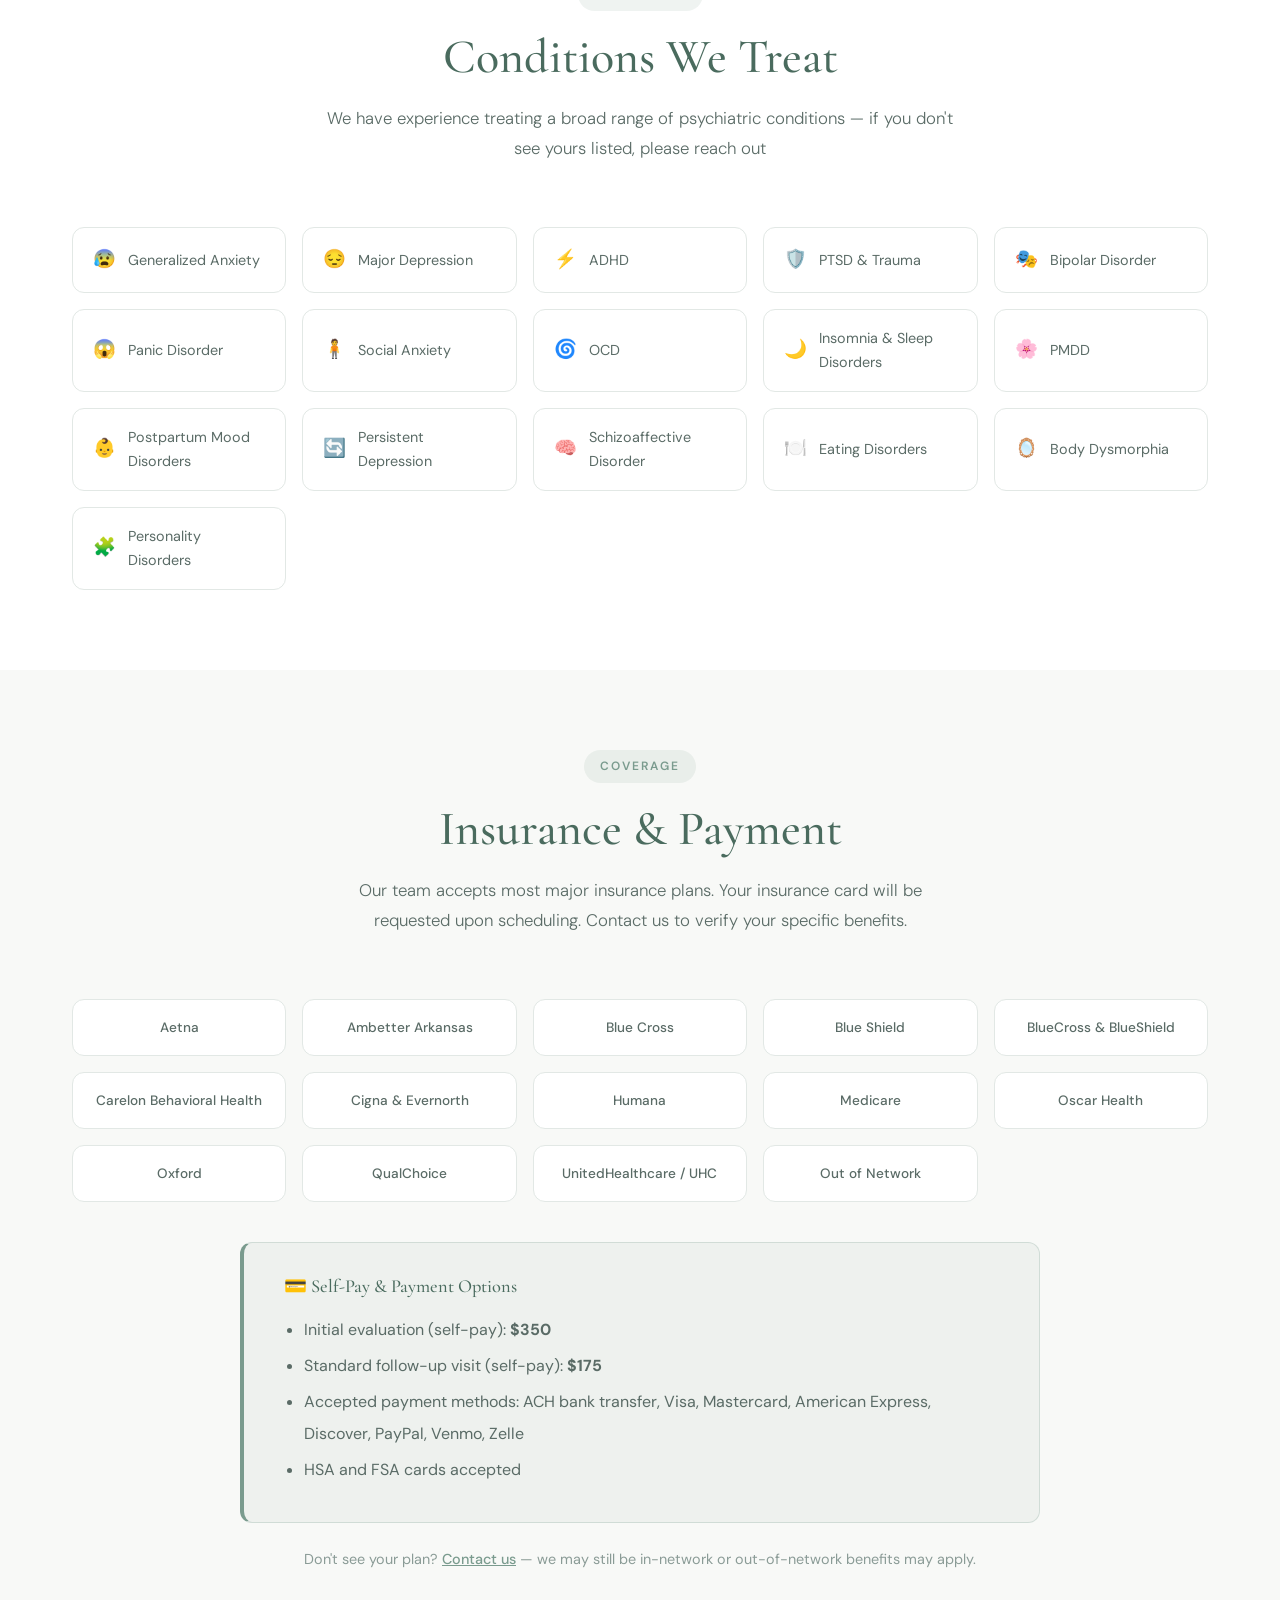
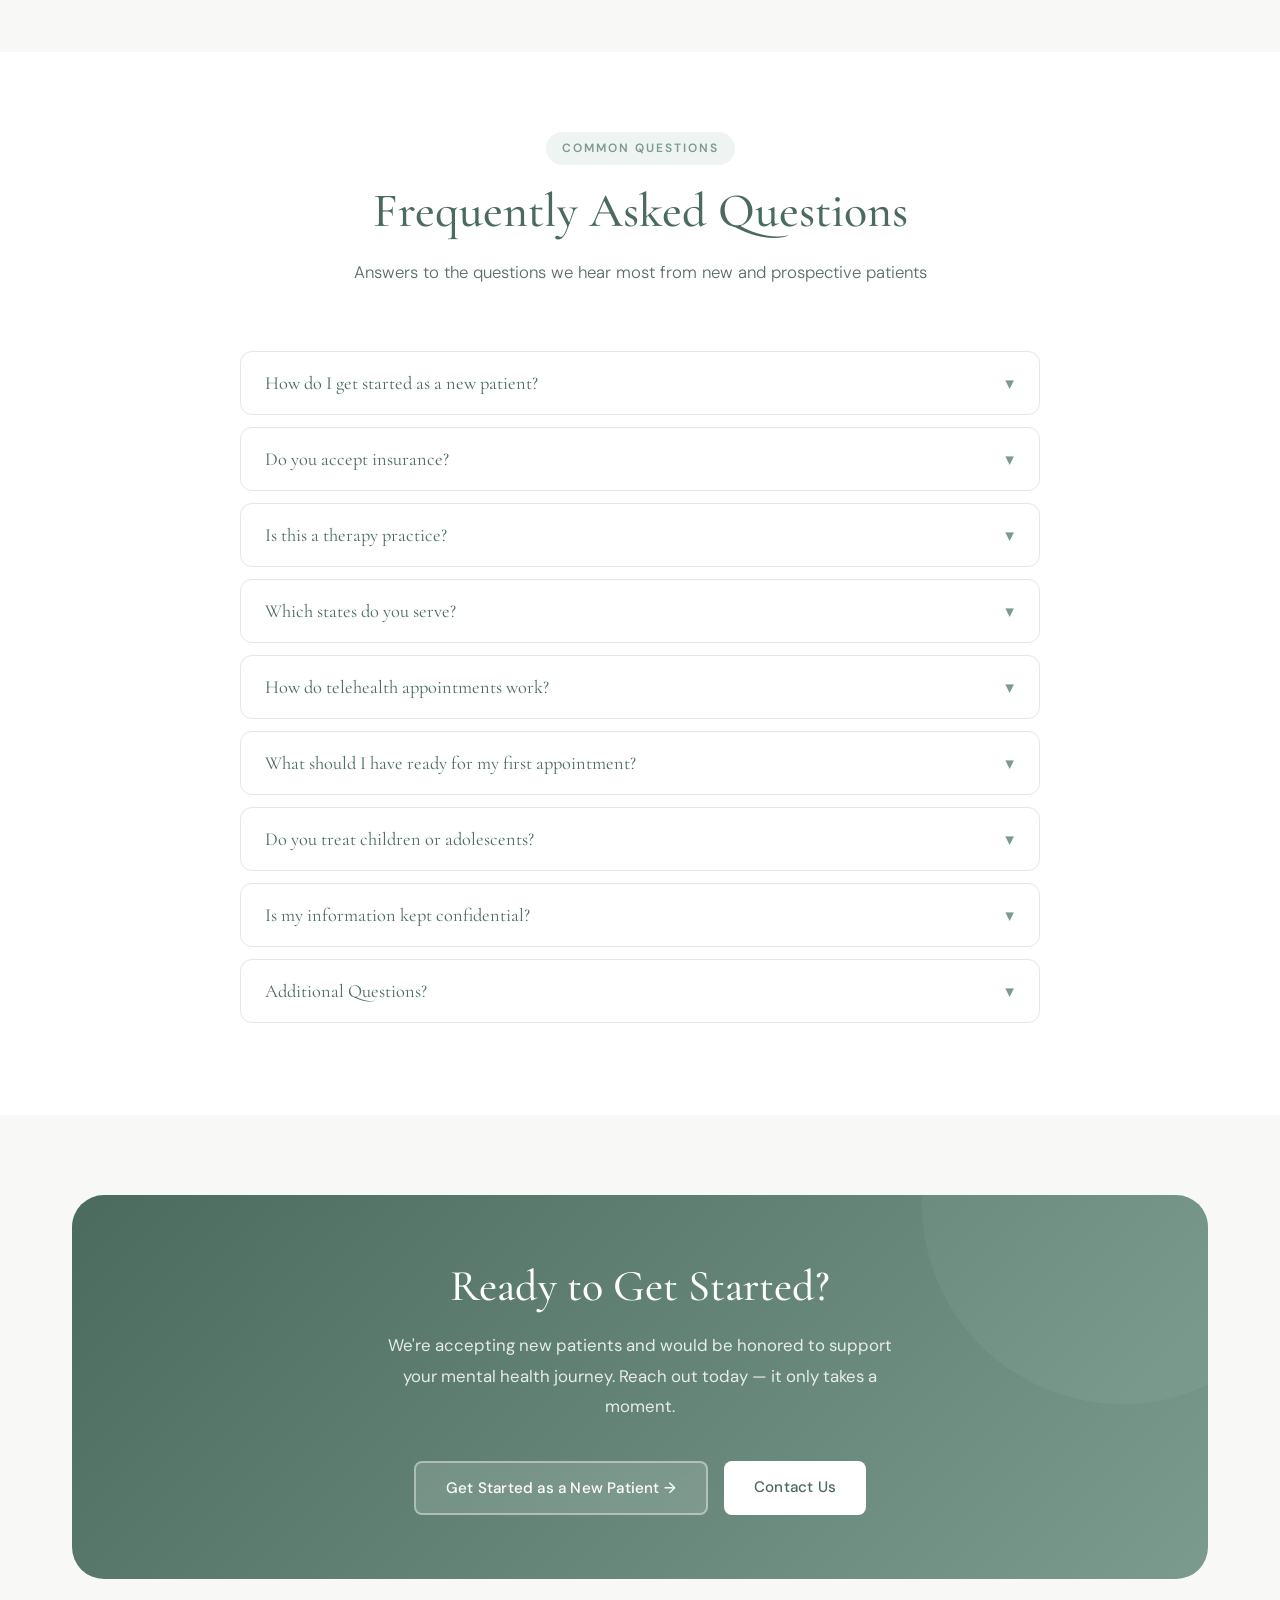
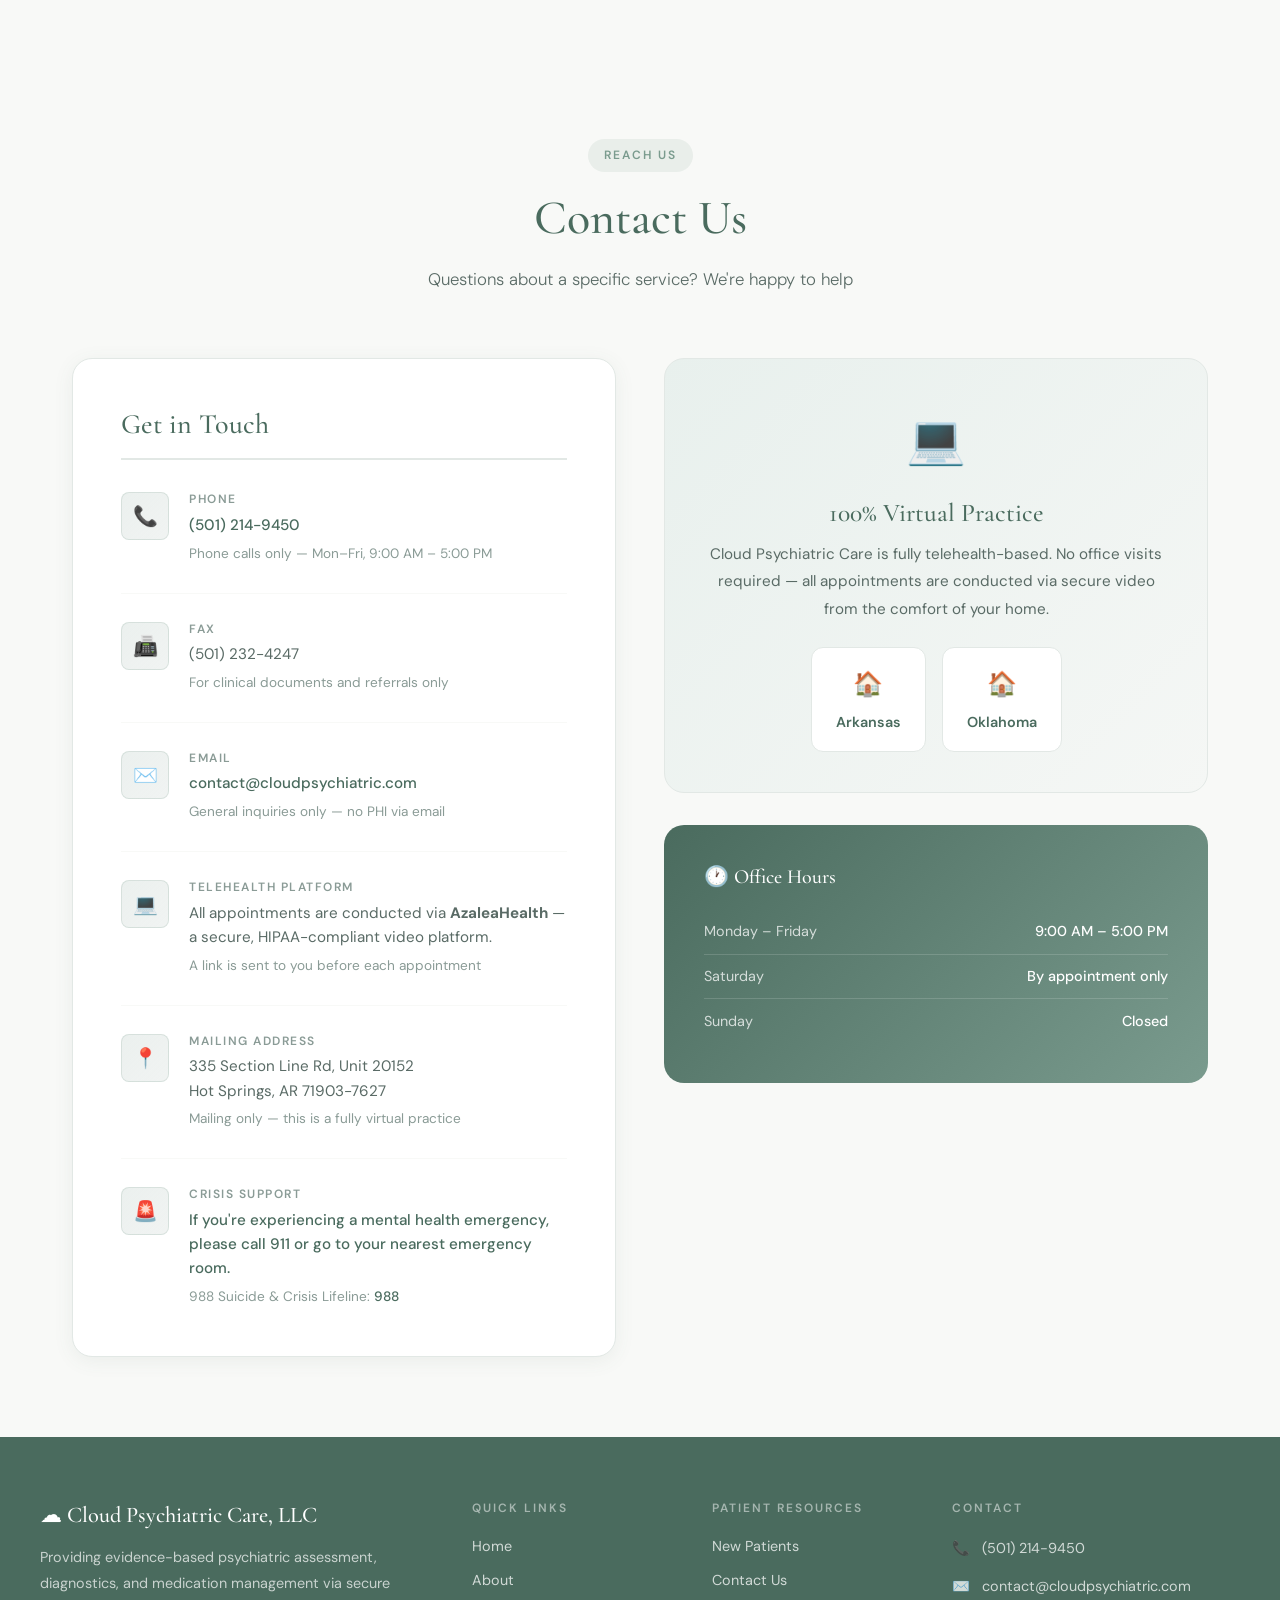
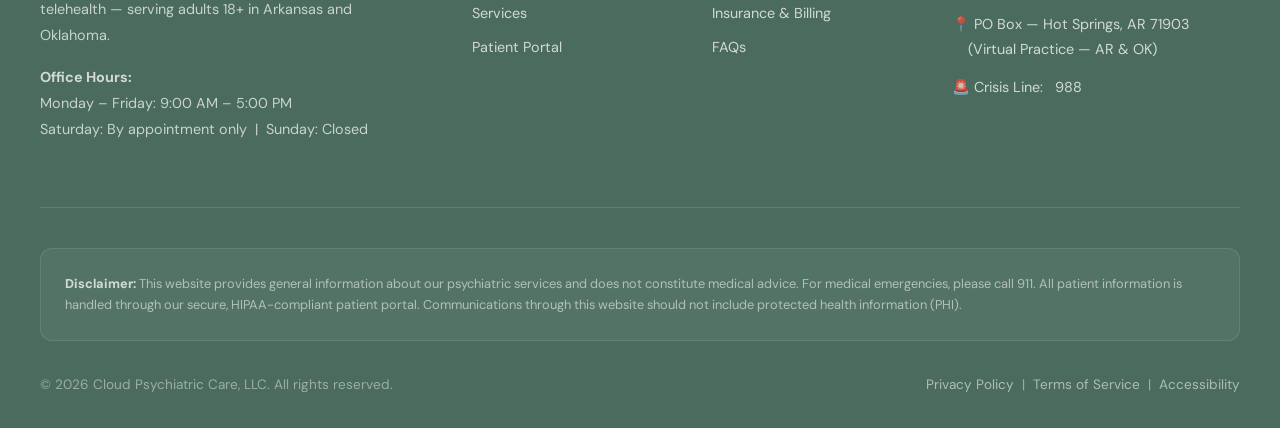
<file: Services.html>
<!DOCTYPE html>
<html lang="en">
<head>
    <meta charset="UTF-8">
    <meta name="viewport" content="width=device-width, initial-scale=1.0">
    <title>Services — Cloud Psychiatric Care, LLC</title>
    <meta name="description" content="Cloud Psychiatric Care offers psychiatric evaluations, medication management, and treatment for anxiety, depression, ADHD, PTSD, bipolar, OCD, sleep disorders, and more via telehealth in AR and OK.">
    <link rel="stylesheet" href="Cloud_Style.css">
    <style>
        /* ── Services-page–specific styles ── */

        /* Services intro strip */
        .services-intro {
            background: var(--white);
        }

        .intro-pills {
            display: flex;
            flex-wrap: wrap;
            gap: 0.75rem;
            justify-content: center;
            margin-top: 2rem;
        }

        .intro-pill {
            display: inline-flex;
            align-items: center;
            gap: 0.5rem;
            background: rgba(122,155,142,0.1);
            color: var(--primary-deep);
            border: 1px solid rgba(122,155,142,0.25);
            border-radius: 50px;
            padding: 0.45rem 1.1rem;
            font-size: 0.85rem;
            font-weight: 500;
            cursor: default;
            transition: var(--transition);
        }

            .intro-pill:hover {
                background: rgba(122,155,142,0.2);
            }

        /* ── Service Detail Cards ── */
        .service-detail-grid {
            display: grid;
            gap: 2rem;
        }

        .service-detail-card {
            background: var(--white);
            border-radius: var(--radius-lg);
            border: 1px solid var(--neutral-mid);
            box-shadow: var(--shadow-soft);
            display: grid;
            grid-template-columns: 72px 1fr;
            gap: 0;
            overflow: hidden;
            transition: var(--transition);
        }

            .service-detail-card:hover {
                box-shadow: var(--shadow-medium);
                transform: translateY(-3px);
                border-color: var(--primary-light);
            }

        .service-detail-accent {
            background: linear-gradient(180deg, var(--primary-sage), var(--primary-deep));
            display: flex;
            align-items: center;
            justify-content: center;
            font-size: 1.75rem;
            flex-shrink: 0;
        }

        .service-detail-body {
            padding: 2rem 2.25rem;
        }

            .service-detail-body h3 {
                font-size: 1.55rem;
                color: var(--primary-deep);
                margin-bottom: 0.75rem;
            }

            .service-detail-body > p {
                color: var(--text-secondary);
                line-height: 1.85;
                margin-bottom: 1.25rem;
                font-size: 0.95rem;
            }

        .service-detail-meta {
            display: flex;
            flex-wrap: wrap;
            gap: 0.6rem;
            margin-top: 0.25rem;
        }

        .service-meta-tag {
            background: rgba(122,155,142,0.1);
            color: var(--primary-deep);
            border: 1px solid rgba(122,155,142,0.2);
            border-radius: 50px;
            padding: 0.25rem 0.8rem;
            font-size: 0.78rem;
            font-weight: 500;
        }

        /* ── Conditions Grid ── */
        .conditions-grid {
            display: grid;
            grid-template-columns: repeat(auto-fill, minmax(200px, 1fr));
            gap: 1rem;
        }

        .condition-pill {
            background: var(--white);
            border: 1px solid var(--neutral-mid);
            border-radius: var(--radius-md);
            padding: 1rem 1.25rem;
            display: flex;
            align-items: center;
            gap: 0.75rem;
            font-size: 0.9rem;
            color: var(--text-secondary);
            font-weight: 400;
            transition: var(--transition);
        }

            .condition-pill:hover {
                border-color: var(--primary-light);
                color: var(--primary-deep);
                background: rgba(122,155,142,0.05);
                transform: translateY(-2px);
                box-shadow: var(--shadow-soft);
            }

            .condition-pill span {
                font-size: 1.15rem;
            }

        /* ── Insurance Section ── */
        .insurance-grid {
            display: grid;
            grid-template-columns: repeat(auto-fill, minmax(180px, 1fr));
            gap: 1rem;
            margin-top: 2rem;
        }

        .insurance-badge {
            background: var(--white);
            border: 1px solid var(--neutral-mid);
            border-radius: var(--radius-md);
            padding: 1rem;
            text-align: center;
            font-size: 0.85rem;
            color: var(--text-secondary);
            font-weight: 500;
            transition: var(--transition);
        }

            .insurance-badge:hover {
                border-color: var(--primary-sage);
                color: var(--primary-deep);
            }

        /* ── FAQ ── */
        .faq-list {
            max-width: 800px;
            margin: 0 auto;
        }

        .faq-item {
            border: 1px solid var(--neutral-mid);
            border-radius: var(--radius-md);
            margin-bottom: 0.75rem;
            overflow: hidden;
            transition: var(--transition);
            background: var(--white);
        }

            .faq-item:hover {
                border-color: var(--primary-light);
            }

        .faq-question {
            width: 100%;
            background: none;
            border: none;
            padding: 1.25rem 1.5rem;
            text-align: left;
            font-family: 'Cormorant Garamond', serif;
            font-size: 1.15rem;
            color: var(--primary-deep);
            cursor: pointer;
            display: flex;
            justify-content: space-between;
            align-items: center;
            gap: 1rem;
            transition: var(--transition);
        }

            .faq-question:hover {
                background: rgba(122,155,142,0.04);
            }

            .faq-question.open {
                border-bottom: 1px solid var(--neutral-mid);
            }

        .faq-chevron {
            transition: transform 0.3s ease;
            color: var(--primary-sage);
            flex-shrink: 0;
        }

        .faq-question.open .faq-chevron {
            transform: rotate(180deg);
        }

        .faq-answer {
            display: none;
            padding: 1.25rem 1.5rem;
            color: var(--text-secondary);
            font-size: 0.93rem;
            line-height: 1.85;
        }

            .faq-answer.open {
                display: block;
            }

        /* ── CTA Banner (reused) ── */
        .cta-banner {
            background: linear-gradient(135deg, var(--primary-deep) 0%, var(--primary-sage) 100%);
            border-radius: var(--radius-xl);
            padding: 4rem;
            text-align: center;
            color: var(--white);
            position: relative;
            overflow: hidden;
        }

            .cta-banner::before {
                content: '';
                position: absolute;
                top: -50%;
                right: -10%;
                width: 400px;
                height: 400px;
                border-radius: 50%;
                background: rgba(255,255,255,0.05);
            }

            .cta-banner h2 {
                color: var(--white);
                font-size: clamp(1.9rem, 3.5vw, 2.75rem);
                margin-bottom: 1rem;
                position: relative;
            }

            .cta-banner p {
                color: rgba(255,255,255,0.85);
                font-size: 1.05rem;
                margin-bottom: 2.5rem;
                max-width: 540px;
                margin-left: auto;
                margin-right: auto;
                line-height: 1.8;
                position: relative;
            }

            .cta-banner .btn-group {
                display: flex;
                gap: 1rem;
                justify-content: center;
                flex-wrap: wrap;
                position: relative;
            }

        @media (max-width: 768px) {
            .service-detail-card {
                grid-template-columns: 1fr;
            }

            .service-detail-accent {
                min-height: 56px;
                font-size: 1.5rem;
                padding: 0.75rem 0;
            }

            /* Collapse the large gap between the intro heading and pills */
            .services-intro .section-header {
                margin-bottom: 1rem;
            }

            .intro-pills {
                gap: 0.5rem;
                margin-top: 0.75rem;
            }

            .intro-pill {
                font-size: 0.8rem;
                padding: 0.35rem 0.85rem;
            }

            .cta-banner {
                padding: 2.5rem 1.5rem;
            }

            /* Service detail body padding tighter on mobile */
            .service-detail-body {
                padding: 1.25rem 1.25rem;
            }

            .service-detail-meta {
                gap: 0.4rem;
            }

            .service-meta-tag {
                font-size: 0.72rem;
                padding: 0.2rem 0.6rem;
            }
        }
    </style>
</head>
<body>

<!-- ══════════════ HEADER ══════════════ -->
<header class="header">
    <nav class="nav-container">
        <a href="index.html" class="logo">
            <div class="logo-icon">☁</div>
            <div class="logo-text">
                Cloud Psychiatric Care
                <span>Telehealth &mdash; AR &amp; OK</span>
            </div>
        </a>
        <button class="mobile-menu-btn" onclick="toggleMobileMenu()" aria-label="Toggle navigation">☰</button>
        <ul class="nav-links" id="navLinks">
            <li><a href="index.html">Home</a></li>
            <li><a href="about.html">About</a></li>
            <li><a href="services.html">Services</a></li>
            <li><a href="index.html#portal">Patient Portal</a></li>
            <li><a href="index.html#new-patients">New Patients</a></li>
            <li><a href="#contact">Contact</a></li>
        </ul>
    </nav>
</header>

    <!-- ══════════════ PAGE HERO ══════════════ -->
    <section class="page-hero">
        <div class="container">
            <div class="page-hero__tag">What We Offer</div>
            <h1 class="page-hero__title">Our Services</h1>
            <p class="page-hero__subtitle">Evidence-based psychiatric assessment, diagnostics, and medication management — delivered via secure telehealth for adults 18+ in Arkansas and Oklahoma. Note: Cloud Psychiatric Care specializes in medication management, not therapy.</p>
        </div>
    </section>

    <!-- ══════════════ SERVICES INTRO ══════════════ -->
    <section class="section services-intro fade-in-section">
        <div class="container">
            <div class="section-header" style="margin-bottom: 2rem;">
                <h2 class="section-title">Assessment, Diagnostics &amp; Medication Management</h2>
                <p class="section-subtitle">Our providers specialize in psychiatric evaluation and medication management — not therapy. All services are delivered 100% via telehealth to adults 18+ in Arkansas and Oklahoma.</p>
            </div>
            <div class="intro-pills">
                <span class="intro-pill">🧠 Psychiatric Evaluation</span>
                <span class="intro-pill">💊 Medication Management</span>
                <span class="intro-pill">🌟 Anxiety &amp; Depression</span>
                <span class="intro-pill">⚡ ADHD</span>
                <span class="intro-pill">🛡️ PTSD &amp; Trauma</span>
                <span class="intro-pill">🎭 Bipolar Disorder</span>
                <span class="intro-pill">🌀 OCD</span>
                <span class="intro-pill">🌙 Sleep Disorders</span>
                <span class="intro-pill">🌸 PMDD</span>
                <span class="intro-pill">⚖️ Court-Ordered Evaluations</span>
                <span class="intro-pill">📋 Litigation Consulting</span>
                <span class="intro-pill">💻 Telehealth Only</span>
            </div>
        </div>
    </section>

    <!-- ══════════════ SERVICE DETAILS ══════════════ -->
    <section class="section" style="background: var(--neutral-light);">
        <div class="container">
            <div class="section-header">
                <div class="section-tag">Service Details</div>
                <h2 class="section-title">What to Expect</h2>
                <p class="section-subtitle">Each service is described in detail below. All appointments are conducted via secure telehealth through AzaleaHealth.</p>
            </div>

            <div class="service-detail-grid">

                <div class="service-detail-card">
                    <div class="service-detail-accent">🧠</div>
                    <div class="service-detail-body">
                        <h3>Psychiatric Evaluation</h3>
                        <p>Your first visit begins with a comprehensive psychiatric evaluation. Your provider takes the time to understand your full history — medical, psychiatric, family, and social — to build an accurate clinical picture. They review your symptoms, any prior treatments, and your personal goals to develop a thoughtful, individualized plan rooted in evidence-based care.</p>
                        <p>This evaluation is the foundation of all care that follows. You'll leave with a clear diagnosis (when applicable), a medication treatment plan, and a roadmap for next steps.</p>
                        <div class="service-detail-meta">
                            <span class="service-meta-tag">Initial Visit</span>
                            <span class="service-meta-tag">Initial Session: $350</span>
                            <span class="service-meta-tag">Telehealth via AzaleaHealth</span>
                            <span class="service-meta-tag">Adults 18+ Only</span>
                        </div>
                    </div>
                </div>

                <div class="service-detail-card">
                    <div class="service-detail-accent">💊</div>
                    <div class="service-detail-body">
                        <h3>Medication Management</h3>
                        <p>For patients who benefit from psychiatric medication, our team provides ongoing management with close attention to effectiveness, side effects, and overall wellbeing. Your provider takes a conservative, collaborative approach — explaining every option, answering questions, and always prioritizing the right medication at the right dose for you.</p>
                        <p>Follow-up visits are scheduled regularly to monitor your progress and make adjustments as your needs evolve. Medication management is our team's primary clinical focus, and your provider brings the most current evidence-based protocols to every appointment.</p>
                        <div class="service-detail-meta">
                            <span class="service-meta-tag">Follow-Up Visits</span>
                            <span class="service-meta-tag">Standard Visit: $175</span>
                            <span class="service-meta-tag">Telehealth via AzaleaHealth</span>
                        </div>
                    </div>
                </div>

                <div class="service-detail-card">
                    <div class="service-detail-accent">🌟</div>
                    <div class="service-detail-body">
                        <h3>Anxiety &amp; Depression Treatment</h3>
                        <p>Anxiety and depression are among the most common — and most treatable — mental health conditions. Our providers specialize in accurate diagnosis and evidence-based medication management for mood and anxiety disorders, providing close follow-up to ensure your treatment is working and making adjustments when it's not.</p>
                        <p>Conditions treated include generalized anxiety disorder (GAD), major depressive disorder (MDD), persistent depressive disorder, panic disorder, social anxiety, and related mood conditions.</p>
                        <div class="service-detail-meta">
                            <span class="service-meta-tag">Anxiety</span>
                            <span class="service-meta-tag">Depression</span>
                            <span class="service-meta-tag">Mood Disorders</span>
                        </div>
                    </div>
                </div>

                <div class="service-detail-card">
                    <div class="service-detail-accent">⚡</div>
                    <div class="service-detail-body">
                        <h3>ADHD Evaluation &amp; Treatment</h3>
                        <p>ADHD often goes undiagnosed well into adulthood, impacting work, relationships, and quality of life. Our providers offer comprehensive ADHD assessment including clinical interviews and behavioral history review to confirm diagnosis, then work with patients on evidence-based medication management — including stimulant and non-stimulant options — tailored to your individual needs and goals.</p>
                        <div class="service-detail-meta">
                            <span class="service-meta-tag">Adults 18+</span>
                            <span class="service-meta-tag">Diagnostic Assessment</span>
                            <span class="service-meta-tag">Stimulant &amp; Non-Stimulant Options</span>
                        </div>
                    </div>
                </div>

                <div class="service-detail-card">
                    <div class="service-detail-accent">🛡️</div>
                    <div class="service-detail-body">
                        <h3>PTSD &amp; Trauma</h3>
                        <p>Trauma can take many forms, and healing requires a safe, knowledgeable approach. Our providers offer trauma-informed psychiatric care and evidence-based medication management for Post-Traumatic Stress Disorder (PTSD) and trauma-related conditions, with an approach that prioritizes your safety and pace throughout the treatment process.</p>
                        <div class="service-detail-meta">
                            <span class="service-meta-tag">PTSD</span>
                            <span class="service-meta-tag">Trauma-Informed</span>
                            <span class="service-meta-tag">Medication Management</span>
                        </div>
                    </div>
                </div>

                <div class="service-detail-card">
                    <div class="service-detail-accent">🎭</div>
                    <div class="service-detail-body">
                        <h3>Bipolar Disorder</h3>
                        <p>Bipolar disorder requires careful, ongoing psychiatric oversight. Our providers offer thorough diagnostic evaluation and evidence-based medication management for Bipolar I, Bipolar II, and related mood cycling conditions. Close monitoring and regular follow-up ensure your mood stabilization regimen is safe and effective over time.</p>
                        <div class="service-detail-meta">
                            <span class="service-meta-tag">Bipolar I &amp; II</span>
                            <span class="service-meta-tag">Mood Stabilization</span>
                            <span class="service-meta-tag">Ongoing Monitoring</span>
                        </div>
                    </div>
                </div>

                <div class="service-detail-card">
                    <div class="service-detail-accent">🌀</div>
                    <div class="service-detail-body">
                        <h3>OCD Treatment</h3>
                        <p>Obsessive-Compulsive Disorder can significantly impact daily functioning. Our providers evaluate and manage OCD using evidence-based psychiatric medication approaches, working collaboratively with patients to reduce symptoms and improve quality of life.</p>
                        <div class="service-detail-meta">
                            <span class="service-meta-tag">OCD</span>
                            <span class="service-meta-tag">Evidence-Based</span>
                            <span class="service-meta-tag">Medication Management</span>
                        </div>
                    </div>
                </div>

                <div class="service-detail-card">
                    <div class="service-detail-accent">🌙</div>
                    <div class="service-detail-body">
                        <h3>Sleep Disorders</h3>
                        <p>Sleep and mental health are deeply interconnected — poor sleep worsens nearly every psychiatric condition. Our providers evaluate and treat sleep disorders including insomnia and sleep disturbances related to anxiety, depression, PTSD, and other conditions. Treatment may include medication management alongside sleep hygiene guidance.</p>
                        <div class="service-detail-meta">
                            <span class="service-meta-tag">Insomnia</span>
                            <span class="service-meta-tag">Sleep &amp; Mood</span>
                            <span class="service-meta-tag">Medication Management</span>
                        </div>
                    </div>
                </div>

                <div class="service-detail-card">
                    <div class="service-detail-accent">🌸</div>
                    <div class="service-detail-body">
                        <h3>PMDD &amp; Postpartum Mood</h3>
                        <p>Premenstrual Dysphoric Disorder (PMDD) and postpartum mood conditions — including postpartum depression and anxiety — can be debilitating without proper treatment. Our providers offer compassionate, evidence-based evaluation and medication management for these conditions in a supportive, non-judgmental environment.</p>
                        <div class="service-detail-meta">
                            <span class="service-meta-tag">PMDD</span>
                            <span class="service-meta-tag">Postpartum Depression</span>
                            <span class="service-meta-tag">Postpartum Anxiety</span>
                        </div>
                    </div>
                </div>

                <div class="service-detail-card">
                    <div class="service-detail-accent">⚖️</div>
                    <div class="service-detail-body">
                        <h3>Court-Ordered Evaluations &amp; Litigation Consulting</h3>
                        <p>Our team conducts court-ordered psychiatric evaluations with the clinical rigor and thorough documentation required for legal proceedings. We also offer litigation consulting services, providing expert psychiatric perspective to legal teams navigating cases involving mental health.</p>
                        <p>All evaluations are conducted professionally, objectively, and in compliance with applicable legal and ethical standards.</p>
                        <div class="service-detail-meta">
                            <span class="service-meta-tag">Court-Ordered Evaluations</span>
                            <span class="service-meta-tag">Litigation Consulting</span>
                            <span class="service-meta-tag">Expert Consultation</span>
                        </div>
                    </div>
                </div>

                <div class="service-detail-card">
                    <div class="service-detail-accent">💻</div>
                    <div class="service-detail-body">
                        <h3>Telehealth — AR &amp; OK</h3>
                        <p>All appointments at Cloud Psychiatric Care are conducted via <strong>AzaleaHealth</strong>, a secure, HIPAA-compliant telehealth platform. Whether you're in Little Rock, Tulsa, or anywhere in between, our providers can deliver the same high-quality psychiatric care without requiring you to travel.</p>
                        <p>You'll need a smartphone, tablet, or computer with a camera and a stable internet connection. A secure appointment link is sent to you ahead of each visit.</p>
                        <div class="service-detail-meta">
                            <span class="service-meta-tag">Arkansas</span>
                            <span class="service-meta-tag">Oklahoma</span>
                            <span class="service-meta-tag">AzaleaHealth Platform</span>
                            <span class="service-meta-tag">HIPAA-Compliant</span>
                        </div>
                    </div>
                </div>

            </div>
        </div>
    </section>

    <!-- ══════════════ CONDITIONS TREATED ══════════════ -->
    <section class="section section--alt fade-in-section">
        <div class="container">
            <div class="section-header">
                <div class="section-tag">Conditions</div>
                <h2 class="section-title">Conditions We Treat</h2>
                <p class="section-subtitle">We have experience treating a broad range of psychiatric conditions — if you don't see yours listed, please reach out</p>
            </div>
            <div class="conditions-grid">
                <div class="condition-pill"><span>😰</span> Generalized Anxiety</div>
                <div class="condition-pill"><span>😔</span> Major Depression</div>
                <div class="condition-pill"><span>⚡</span> ADHD</div>
                <div class="condition-pill"><span>🛡️</span> PTSD &amp; Trauma</div>
                <div class="condition-pill"><span>🎭</span> Bipolar Disorder</div>
                <div class="condition-pill"><span>😱</span> Panic Disorder</div>
                <div class="condition-pill"><span>🧍</span> Social Anxiety</div>
                <div class="condition-pill"><span>🌀</span> OCD</div>
                <div class="condition-pill"><span>🌙</span> Insomnia &amp; Sleep Disorders</div>
                <div class="condition-pill"><span>🌸</span> PMDD</div>
                <div class="condition-pill"><span>👶</span> Postpartum Mood Disorders</div>
                <div class="condition-pill"><span>🔄</span> Persistent Depression</div>
                <div class="condition-pill"><span>🧠</span> Schizoaffective Disorder</div>
                <div class="condition-pill"><span>🍽️</span> Eating Disorders</div>
                <div class="condition-pill"><span>🪞</span> Body Dysmorphia</div>
                <div class="condition-pill"><span>🧩</span> Personality Disorders</div>
            </div>
        </div>
    </section>

    <!-- ══════════════ INSURANCE ══════════════ -->
    <section class="section fade-in-section" style="background: var(--neutral-light);">
        <div class="container">
            <div class="section-header">
                <div class="section-tag">Coverage</div>
                <h2 class="section-title">Insurance &amp; Payment</h2>
                <p class="section-subtitle">Our team accepts most major insurance plans. Your insurance card will be requested upon scheduling. Contact us to verify your specific benefits.</p>
            </div>
            <div class="insurance-grid">
                <div class="insurance-badge">Aetna</div>
                <div class="insurance-badge">Ambetter Arkansas</div>
                <div class="insurance-badge">Blue Cross</div>
                <div class="insurance-badge">Blue Shield</div>
                <div class="insurance-badge">BlueCross &amp; BlueShield</div>
                <div class="insurance-badge">Carelon Behavioral Health</div>
                <div class="insurance-badge">Cigna &amp; Evernorth</div>
                <div class="insurance-badge">Humana</div>
                <div class="insurance-badge">Medicare</div>
                <div class="insurance-badge">Oscar Health</div>
                <div class="insurance-badge">Oxford</div>
                <div class="insurance-badge">QualChoice</div>
                <div class="insurance-badge">UnitedHealthcare / UHC</div>
                <div class="insurance-badge">Out of Network</div>
            </div>

            <!-- Self-pay info box -->
            <div class="info-box" style="max-width: 800px; margin: 2.5rem auto 0;">
                <h4>💳 Self-Pay &amp; Payment Options</h4>
                <ul>
                    <li>Initial evaluation (self-pay): <strong>$350</strong></li>
                    <li>Standard follow-up visit (self-pay): <strong>$175</strong></li>
                    <li>Accepted payment methods: ACH bank transfer, Visa, Mastercard, American Express, Discover, PayPal, Venmo, Zelle</li>
                    <li>HSA and FSA cards accepted</li>
                </ul>
            </div>

            <p style="text-align: center; margin-top: 1.5rem; color: var(--text-muted); font-size: 0.9rem;">Don't see your plan? <a href="#contact" style="color: var(--primary-sage); font-weight: 500;">Contact us</a> — we may still be in-network or out-of-network benefits may apply.</p>
        </div>
    </section>

    <!-- ══════════════ FAQ ══════════════ -->
    <section class="section section--alt fade-in-section">
        <div class="container">
            <div class="section-header">
                <div class="section-tag">Common Questions</div>
                <h2 class="section-title">Frequently Asked Questions</h2>
                <p class="section-subtitle">Answers to the questions we hear most from new and prospective patients</p>
            </div>
            <div class="faq-list">
                <div class="faq-item">
                    <button class="faq-question" onclick="toggleFaq(this)">
                        How do I get started as a new patient?
                        <span class="faq-chevron">▼</span>
                    </button>
                    <div class="faq-answer">
                        Getting started is simple. Click "New Patient Registration" in the navigation above, complete the secure intake forms through our AzaleaHealth portal, and a member of our team will reach out to schedule your first telehealth appointment. New patients are typically seen within a short timeframe after registration is complete.
                    </div>
                </div>
                <div class="faq-item">
                    <button class="faq-question" onclick="toggleFaq(this)">
                        Do you accept insurance?
                        <span class="faq-chevron">▼</span>
                    </button>
                    <div class="faq-answer">
                        Yes — our team accepts most major insurance plans including Aetna, Ambetter Arkansas, Blue Cross Blue Shield, Carelon Behavioral Health, Cigna &amp; Evernorth, Humana, Medicare, Oscar Health, QualChoice, and UnitedHealthcare. We also accept self-pay (initial visit: $350, standard follow-up: $175) and out-of-network benefits. Your insurance card will be requested upon scheduling.
                    </div>
                </div>
                <div class="faq-item">
                    <button class="faq-question" onclick="toggleFaq(this)">
                        Is this a therapy practice?
                        <span class="faq-chevron">▼</span>
                    </button>
                    <div class="faq-answer">
                        No — Cloud Psychiatric Care specializes in psychiatric assessment, diagnostics, and medication management. Our providers are not therapists and do not provide talk therapy or counseling sessions. If you are looking for therapy alongside medication management, our team is happy to help coordinate a referral to a licensed therapist who can work collaboratively with your psychiatric care.
                    </div>
                </div>
                <div class="faq-item">
                    <button class="faq-question" onclick="toggleFaq(this)">
                        Which states do you serve?
                        <span class="faq-chevron">▼</span>
                    </button>
                    <div class="faq-answer">
                        Our providers are currently licensed to practice and prescribe in Arkansas and Oklahoma. You must be physically located in one of these two states at the time of your telehealth appointment. If you are unsure whether you qualify, please reach out and we will be happy to clarify.
                    </div>
                </div>
                <div class="faq-item">
                    <button class="faq-question" onclick="toggleFaq(this)">
                        How do telehealth appointments work?
                        <span class="faq-chevron">▼</span>
                    </button>
                    <div class="faq-answer">
                        All appointments are conducted via AzaleaHealth, a secure HIPAA-compliant video platform. After scheduling, you'll receive a link to join your appointment. You'll need a smartphone, tablet, or computer with a working camera and a stable internet connection. No app download is required — you can join directly from your browser.
                    </div>
                </div>
                <div class="faq-item">
                    <button class="faq-question" onclick="toggleFaq(this)">
                        What should I have ready for my first appointment?
                        <span class="faq-chevron">▼</span>
                    </button>
                    <div class="faq-answer">
                        Please have your insurance card ready (our team will request it upon scheduling), a list of all current medications and dosages, and any relevant past medical or psychiatric history. It helps to have notes on your current symptoms and what you'd like to address — but don't worry if you're not sure where to start. Your provider will guide the conversation.
                    </div>
                </div>
                <div class="faq-item">
                    <button class="faq-question" onclick="toggleFaq(this)">
                        Do you treat children or adolescents?
                        <span class="faq-chevron">▼</span>
                    </button>
                    <div class="faq-answer">
                        No — Cloud Psychiatric Care exclusively serves adults aged 18 and older. If you are seeking psychiatric care for a child or adolescent, please reach out and we can help point you toward appropriate resources in Arkansas or Oklahoma.
                    </div>
                </div>
                <div class="faq-item">
                    <button class="faq-question" onclick="toggleFaq(this)">
                        Is my information kept confidential?
                        <span class="faq-chevron">▼</span>
                    </button>
                    <div class="faq-answer">
                        Absolutely. Your privacy is protected by federal HIPAA law, and we take that obligation seriously. All records, appointment data, and communications are handled through our secure, HIPAA-compliant AzaleaHealth platform. Your information will never be shared without your explicit written consent, except where required by law. Please note that the general contact email is for administrative inquiries only — do not send protected health information (PHI) via email.
                    </div>
                </div>
                <div class="faq-item">
                    <button class="faq-question" onclick="toggleFaq(this)">
                        Additional Questions?
                        <span class="faq-chevron">▼</span>
                    </button>
                    <div class="faq-answer">
                        If you have any additional questions, just ask the chatbot labeled "Talk To Us" in the bottom right hand corner to get your questions answered! 
                    </div>
                </div>
            </div>
        </div>
    </section>

    <!-- ══════════════ CTA ══════════════ -->
    <section class="section fade-in-section" style="background: var(--neutral-light);">
        <div class="container">
            <div class="cta-banner">
                <h2>Ready to Get Started?</h2>
                <p>We're accepting new patients and would be honored to support your mental health journey. Reach out today — it only takes a moment.</p>
                <div class="btn-group">
                    <button class="btn btn--ghost" onclick="document.getElementById('newPatientModal').style.display='flex'">Get Started as a New Patient →</button>
                    <a href="#contact" class="btn" style="background: var(--white); color: var(--primary-deep); border: none;">Contact Us</a>
                </div>
            </div>
        </div>
    </section>

    <!-- ══════════════ CONTACT ══════════════ -->
    <section id="contact" class="section contact-section fade-in-section">
        <div class="container">
            <div class="section-header">
                <div class="section-tag">Reach Us</div>
                <h2 class="section-title">Contact Us</h2>
                <p class="section-subtitle">Questions about a specific service? We're happy to help</p>
            </div>
            <div class="contact-grid">
                <div class="contact-info-panel">
                    <h3>Get in Touch</h3>
                    <div class="contact-item">
                        <div class="contact-icon">📞</div>
                        <div class="contact-details">
                            <h4>Phone</h4>
                            <p><a href="tel:5012149450">(501) 214-9450</a></p>
                            <p class="note">Phone calls only — Mon–Fri, 9:00 AM – 5:00 PM</p>
                        </div>
                    </div>
                    <div class="contact-item">
                        <div class="contact-icon">📠</div>
                        <div class="contact-details">
                            <h4>Fax</h4>
                            <p>(501) 232-4247</p>
                            <p class="note">For clinical documents and referrals only</p>
                        </div>
                    </div>
                    <div class="contact-item">
                        <div class="contact-icon">✉️</div>
                        <div class="contact-details">
                            <h4>Email</h4>
                            <p><a href="mailto:contact@cloudpsychiatric.com">contact@cloudpsychiatric.com</a></p>
                            <p class="note">General inquiries only — no PHI via email</p>
                        </div>
                    </div>
                    <div class="contact-item">
                        <div class="contact-icon">💻</div>
                        <div class="contact-details">
                            <h4>Telehealth Platform</h4>
                            <p>All appointments are conducted via <strong>AzaleaHealth</strong> — a secure, HIPAA-compliant video platform.</p>
                            <p class="note">A link is sent to you before each appointment</p>
                        </div>
                    </div>
                    <div class="contact-item">
                        <div class="contact-icon">📍</div>
                        <div class="contact-details">
                            <h4>Mailing Address</h4>
                            <p>335 Section Line Rd, Unit 20152<br>Hot Springs, AR 71903-7627</p>
                            <p class="note">Mailing only — this is a fully virtual practice</p>
                        </div>
                    </div>
                    <div class="contact-item">
                        <div class="contact-icon">🚨</div>
                        <div class="contact-details">
                            <h4>Crisis Support</h4>
                            <p class="contact-crisis">If you're experiencing a mental health emergency, please call 911 or go to your nearest emergency room.</p>
                            <p class="note">988 Suicide &amp; Crisis Lifeline: <a href="tel:988">988</a></p>
                        </div>
                    </div>
                </div>
                <div>
                    <div style="background: linear-gradient(135deg, #E8F0ED, #F5F7F5); border-radius: var(--radius-lg); padding: 2.5rem; border: 1px solid var(--neutral-mid); margin-bottom: 1.5rem; text-align: center;">
                        <div style="font-size: 3rem; margin-bottom: 1rem;">💻</div>
                        <h3 style="color: var(--primary-deep); font-size: 1.6rem; margin-bottom: 0.75rem;">100% Virtual Practice</h3>
                        <p style="color: var(--text-secondary); font-size: 0.95rem; line-height: 1.8; margin-bottom: 1.5rem;">Cloud Psychiatric Care is fully telehealth-based. No office visits required — all appointments are conducted via secure video from the comfort of your home.</p>
                        <div style="display: flex; gap: 1rem; justify-content: center; flex-wrap: wrap;">
                            <div style="background: var(--white); border: 1px solid var(--neutral-mid); border-radius: var(--radius-md); padding: 1rem 1.5rem; text-align: center;">
                                <div style="font-size: 1.5rem;">🏠</div>
                                <div style="font-weight: 600; color: var(--primary-deep); font-size: 0.9rem; margin-top: 0.35rem;">Arkansas</div>
                            </div>
                            <div style="background: var(--white); border: 1px solid var(--neutral-mid); border-radius: var(--radius-md); padding: 1rem 1.5rem; text-align: center;">
                                <div style="font-size: 1.5rem;">🏠</div>
                                <div style="font-weight: 600; color: var(--primary-deep); font-size: 0.9rem; margin-top: 0.35rem;">Oklahoma</div>
                            </div>
                        </div>
                    </div>
                    <div class="hours-card">
                        <h4>🕐 Office Hours</h4>
                        <div class="hours-row"><span class="day">Monday – Friday</span><span class="time">9:00 AM – 5:00 PM</span></div>
                        <div class="hours-row"><span class="day">Saturday</span><span class="time">By appointment only</span></div>
                        <div class="hours-row"><span class="day">Sunday</span><span class="time">Closed</span></div>
                    </div>
                </div>
            </div>
        </div>
    </section>

    <!-- ══════════════ FOOTER ══════════════ -->
    <footer class="footer">
        <div class="footer-container">
            <div class="footer-grid">
                <div class="footer-brand">
                    <h3>☁ Cloud Psychiatric Care, LLC</h3>
                    <p>Providing evidence-based psychiatric assessment, diagnostics, and medication management via secure telehealth — serving adults 18+ in Arkansas and Oklahoma.</p>
                    <p>
                        <strong style="color: rgba(255,255,255,0.75);">Office Hours:</strong><br>
                        Monday – Friday: 9:00 AM – 5:00 PM<br>
                        Saturday: By appointment only &nbsp;|&nbsp; Sunday: Closed
                    </p>
                </div>
                <div class="footer-col">
                    <h4>Quick Links</h4>
                    <ul class="footer-links">
                        <li><a href="index.html">Home</a></li>
                        <li><a href="about.html">About</a></li>
                        <li><a href="services.html">Services</a></li>
                        <li><a href="index.html#portal">Patient Portal</a></li>
                    </ul>
                </div>
                <div class="footer-col">
                    <h4>Patient Resources</h4>
                    <ul class="footer-links">
                        <li><a href="index.html#new-patients">New Patients</a></li>
                        <li><a href="#contact">Contact Us</a></li>
                        <li><a href="#">Insurance &amp; Billing</a></li>
                        <li><a href="#">FAQs</a></li>
                    </ul>
                </div>
                <div class="footer-col">
                    <h4>Contact</h4>
                    <div class="footer-contact-item">📞 <a href="tel:5012149450">(501) 214-9450</a></div>
                    <div class="footer-contact-item">✉️ <a href="mailto:contact@cloudpsychiatric.com">contact@cloudpsychiatric.com</a></div>
                    <div class="footer-contact-item">📍 PO Box — Hot Springs, AR 71903<br>&nbsp;&nbsp;&nbsp;&nbsp;(Virtual Practice — AR &amp; OK)</div>
                    <div class="footer-contact-item">🚨 Crisis Line: <a href="tel:988">988</a></div>
                </div>
            </div>
            <div class="disclaimer">
                <strong>Disclaimer:</strong> This website provides general information about our psychiatric services and does not constitute medical advice. For medical emergencies, please call 911. All patient information is handled through our secure, HIPAA-compliant patient portal. Communications through this website should not include protected health information (PHI).
            </div>
            <div class="footer-bottom">
                <p>&copy; 2026 Cloud Psychiatric Care, LLC. All rights reserved.</p>
                <p><a href="#">Privacy Policy</a> &nbsp;|&nbsp; <a href="#">Terms of Service</a> &nbsp;|&nbsp; <a href="#">Accessibility</a></p>
            </div>
        </div>
    </footer>

    <!-- New Patient Chatbot Modal -->
    <div id="newPatientModal" style="display:none; position:fixed; inset:0; background:rgba(0,0,0,0.55); z-index:9999; align-items:center; justify-content:center; padding:1.5rem;">
        <div style="background:var(--white); border-radius:var(--radius-xl); padding:2.5rem; max-width:480px; width:100%; text-align:center; box-shadow:var(--shadow-strong); position:relative;">
            <button onclick="document.getElementById('newPatientModal').style.display='none'" style="position:absolute; top:1rem; right:1.25rem; background:none; border:none; font-size:1.5rem; cursor:pointer; color:var(--text-muted); line-height:1;">×</button>
            <div style="font-size:3rem; margin-bottom:1rem;">💬</div>
            <h3 style="font-family:'Cormorant Garamond',serif; font-size:1.75rem; color:var(--primary-deep); margin-bottom:0.75rem;">Chat With Our Assistant</h3>
            <p style="color:var(--text-secondary); line-height:1.8; margin-bottom:1.75rem; font-size:0.95rem;">Our AI assistant can answer your questions and help you get started as a new patient. Just click the chat icon in the bottom-right corner of the screen to begin!</p>
            <button onclick="document.getElementById('newPatientModal').style.display='none'" class="btn btn--primary" style="width:100%; justify-content:center;">Got it — Open the Chat →</button>
        </div>
    </div>

    <script src="main.js"></script>
    <script src="https://clients.doctorconnect.net/aria/widget/aria-widget-v5/widget-embed.js"
            data-client-id="7491E9CD-B1"
            data-assistant-id="agent_9101kkfeh9w4fwbvhtevc7rwrte4"></script>
    <script>
        function toggleFaq(btn) {
            const answer = btn.nextElementSibling;
            const isOpen = btn.classList.contains('open');
            // Close all
            document.querySelectorAll('.faq-question.open').forEach(q => {
                q.classList.remove('open');
                q.nextElementSibling.classList.remove('open');
            });
            // Open clicked if it was closed
            if (!isOpen) {
                btn.classList.add('open');
                answer.classList.add('open');
            }
        }
    </script>
</body>
</html>
</file>
<file: Cloud_Style.css>
/* ============================================================
   Cloud Psychiatry — Shared Stylesheet
   ============================================================ */

@import url('https://fonts.googleapis.com/css2?family=Cormorant+Garamond:ital,wght@0,400;0,500;0,600;1,400;1,500&family=DM+Sans:wght@300;400;500;600&display=swap');

/* ── CSS Variables ── */
:root {
    --primary-sage: #7A9B8E;
    --primary-deep: #4A6B5E;
    --primary-light: #A8C4BA;
    --accent-warm: #B8956A;
    --accent-warm-light: #D4B08C;
    --neutral-light: #F8F9F7;
    --neutral-cream: #FAF8F5;
    --neutral-mid: #E2E8E5;
    --neutral-border: #D0D9D5;
    --text-primary: #2C3E3A;
    --text-secondary: #5A6B66;
    --text-muted: #8A9B96;
    --white: #FFFFFF;
    --shadow-soft: 0 4px 20px rgba(74, 107, 94, 0.08);
    --shadow-medium: 0 8px 30px rgba(74, 107, 94, 0.12);
    --shadow-strong: 0 16px 48px rgba(74, 107, 94, 0.16);
    --radius-sm: 8px;
    --radius-md: 12px;
    --radius-lg: 20px;
    --radius-xl: 32px;
    --transition: all 0.3s cubic-bezier(0.4, 0, 0.2, 1);
}

/* ── Reset & Base ── */
*, *::before, *::after {
    margin: 0;
    padding: 0;
    box-sizing: border-box;
}

html {
    scroll-behavior: smooth;
}

body {
    font-family: 'DM Sans', -apple-system, sans-serif;
    color: var(--text-primary);
    line-height: 1.7;
    background: var(--neutral-cream);
    /* overflow-x on body alone breaks position:sticky on mobile;
       handled instead with max-width on inner containers */
}

/* Prevent horizontal scroll from wide decorative elements only —
   NOT applied to .section/.fade-in-section, since overflow-x:clip
   on those interferes with the IntersectionObserver fade-in on mobile
   and can leave sections permanently invisible. */
.hero, .page-hero, .footer, .header nav {
    max-width: 100vw;
    overflow-x: clip;
}

/* ── Typography ── */
h1, h2, h3, h4, h5, h6 {
    font-family: 'Cormorant Garamond', serif;
    font-weight: 500;
    line-height: 1.25;
    color: var(--text-primary);
}

a {
    color: var(--primary-deep);
    transition: var(--transition);
}

    a:hover {
        color: var(--primary-sage);
    }

img {
    max-width: 100%;
    height: auto;
    display: block;
}

/* ── Layout Utilities ── */
.container {
    max-width: 1200px;
    margin: 0 auto;
    padding: 0 2rem;
}

.container--wide {
    max-width: 1400px;
    margin: 0 auto;
    padding: 0 2rem;
}

.section {
    padding: 5rem 2rem;
    position: relative;
}

.section--alt {
    background: var(--white);
}

.section--dark {
    background: var(--primary-deep);
    color: var(--white);
}

.section-header {
    text-align: center;
    margin-bottom: 4rem;
}

.section-tag {
    display: inline-block;
    font-family: 'DM Sans', sans-serif;
    font-size: 0.75rem;
    font-weight: 600;
    letter-spacing: 2px;
    text-transform: uppercase;
    color: var(--primary-sage);
    margin-bottom: 1rem;
    background: rgba(122, 155, 142, 0.12);
    padding: 0.4rem 1rem;
    border-radius: 50px;
}

.section-title {
    font-size: clamp(2rem, 4vw, 3rem);
    margin-bottom: 1rem;
    color: var(--primary-deep);
}

.section-subtitle {
    font-size: 1.05rem;
    color: var(--text-secondary);
    max-width: 640px;
    margin: 0 auto;
    font-weight: 300;
    line-height: 1.8;
}

/* ── Buttons ── */
.btn {
    padding: 0.875rem 1.875rem;
    border-radius: var(--radius-sm);
    text-decoration: none;
    font-family: 'DM Sans', sans-serif;
    font-weight: 500;
    font-size: 0.95rem;
    transition: var(--transition);
    display: inline-flex;
    align-items: center;
    gap: 0.5rem;
    cursor: pointer;
    border: 2px solid transparent;
    letter-spacing: 0.2px;
    white-space: nowrap;
}

.btn--primary {
    background: linear-gradient(135deg, var(--primary-sage), var(--primary-deep));
    color: var(--white);
    box-shadow: 0 4px 15px rgba(122, 155, 142, 0.3);
    border-color: transparent;
}

    .btn--primary:hover {
        transform: translateY(-2px);
        box-shadow: 0 8px 25px rgba(122, 155, 142, 0.4);
        color: var(--white);
    }

.btn--secondary {
    background: transparent;
    color: var(--primary-deep);
    border-color: var(--primary-sage);
}

    .btn--secondary:hover {
        background: var(--primary-sage);
        color: var(--white);
        transform: translateY(-2px);
    }

.btn--ghost {
    background: rgba(255, 255, 255, 0.15);
    color: var(--white);
    border-color: rgba(255, 255, 255, 0.4);
    backdrop-filter: blur(8px);
}

    .btn--ghost:hover {
        background: rgba(255, 255, 255, 0.25);
        color: var(--white);
        transform: translateY(-2px);
    }

/* ── Header / Navigation ── */
.header {
    background: rgba(255, 255, 255, 0.95);
    backdrop-filter: blur(12px);
    -webkit-backdrop-filter: blur(12px);
    position: sticky;
    top: 0;
    z-index: 1000;
    box-shadow: var(--shadow-soft);
    transition: var(--transition);
    border-bottom: 1px solid var(--neutral-mid);
}

    .header.scrolled {
        box-shadow: var(--shadow-medium);
    }

.nav-container {
    max-width: 1400px;
    margin: 0 auto;
    padding: 1rem 2rem;
    display: flex;
    justify-content: space-between;
    align-items: center;
}

/* Logo */
.logo {
    display: flex;
    align-items: center;
    gap: 0.75rem;
    text-decoration: none;
    flex-shrink: 0;
}

.logo-icon {
    width: 40px;
    height: 40px;
    background: linear-gradient(135deg, var(--primary-sage), var(--primary-deep));
    border-radius: var(--radius-sm);
    display: flex;
    align-items: center;
    justify-content: center;
    color: var(--white);
    font-size: 1.25rem;
    flex-shrink: 0;
}

.logo-text {
    font-family: 'Cormorant Garamond', serif;
    font-size: 1.45rem;
    font-weight: 600;
    color: var(--text-primary);
    line-height: 1.2;
}

    .logo-text span {
        display: block;
        font-size: 0.65rem;
        font-family: 'DM Sans', sans-serif;
        font-weight: 400;
        letter-spacing: 1.5px;
        text-transform: uppercase;
        color: var(--text-muted);
    }

/* Nav Links */
.nav-links {
    display: flex;
    gap: 0.25rem;
    list-style: none;
    align-items: center;
}

    .nav-links a {
        text-decoration: none;
        color: var(--text-secondary);
        font-weight: 400;
        font-size: 0.9rem;
        letter-spacing: 0.2px;
        transition: var(--transition);
        padding: 0.5rem 0.875rem;
        border-radius: var(--radius-sm);
        position: relative;
    }

        .nav-links a:hover {
            color: var(--primary-deep);
            background: rgba(122, 155, 142, 0.08);
        }

        .nav-links a.active {
            color: var(--primary-deep);
            font-weight: 500;
        }

            .nav-links a.active::after {
                content: '';
                position: absolute;
                bottom: 2px;
                left: 0.875rem;
                right: 0.875rem;
                height: 2px;
                background: var(--primary-sage);
                border-radius: 2px;
            }

    .nav-links .nav-cta a {
        background: linear-gradient(135deg, var(--primary-sage), var(--primary-deep));
        color: var(--white);
        padding: 0.5rem 1.25rem;
        border-radius: var(--radius-sm);
        font-weight: 500;
    }

        .nav-links .nav-cta a:hover {
            transform: translateY(-1px);
            box-shadow: 0 4px 12px rgba(122, 155, 142, 0.35);
            color: var(--white);
            background: linear-gradient(135deg, var(--primary-sage), var(--primary-deep));
        }

        .nav-links .nav-cta a.active::after {
            display: none;
        }

/* Mobile Menu */
.mobile-menu-btn {
    display: none;
    background: none;
    border: none;
    font-size: 1.5rem;
    color: var(--text-primary);
    cursor: pointer;
    padding: 0.25rem;
    line-height: 1;
}

/* ── Page Hero (reusable for inner pages) ── */
.page-hero {
    background: linear-gradient(135deg, #E8F0ED 0%, #F8F9F7 60%, #EEF2F0 100%);
    padding: 5rem 2rem 4rem;
    position: relative;
    overflow: hidden;
    text-align: center;
}

    .page-hero::before {
        content: '';
        position: absolute;
        inset: 0;
        background: url("data:image/svg+xml,%3Csvg width='60' height='60' xmlns='http://www.w3.org/2000/svg'%3E%3Cpath d='M0 0h60v60H0z' fill='none'/%3E%3Ccircle cx='30' cy='30' r='1' fill='rgba(122,155,142,0.12)'/%3E%3C/svg%3E");
        opacity: 0.6;
    }

    .page-hero .container {
        position: relative;
        z-index: 1;
    }

.page-hero__tag {
    display: inline-block;
    font-size: 0.75rem;
    font-weight: 600;
    letter-spacing: 2px;
    text-transform: uppercase;
    color: var(--primary-sage);
    background: rgba(122, 155, 142, 0.12);
    padding: 0.4rem 1rem;
    border-radius: 50px;
    margin-bottom: 1.25rem;
}

.page-hero__title {
    font-size: clamp(2.5rem, 5vw, 4rem);
    color: var(--primary-deep);
    margin-bottom: 1.25rem;
    background: linear-gradient(135deg, var(--primary-deep), var(--primary-sage));
    -webkit-background-clip: text;
    -webkit-text-fill-color: transparent;
    background-clip: text;
}

.page-hero__subtitle {
    font-size: 1.15rem;
    color: var(--text-secondary);
    max-width: 640px;
    margin: 0 auto;
    line-height: 1.8;
    font-weight: 300;
}

/* ── Cards ── */
.card {
    background: var(--white);
    border-radius: var(--radius-lg);
    box-shadow: var(--shadow-soft);
    border: 1px solid var(--neutral-mid);
    transition: var(--transition);
    overflow: hidden;
}

    .card:hover {
        transform: translateY(-6px);
        box-shadow: var(--shadow-strong);
    }

/* Service Cards */
.service-card {
    background: var(--white);
    padding: 2.5rem;
    border-radius: var(--radius-lg);
    box-shadow: var(--shadow-soft);
    border: 1px solid var(--neutral-mid);
    transition: var(--transition);
}

    .service-card:hover {
        transform: translateY(-8px);
        box-shadow: var(--shadow-strong);
        border-color: var(--primary-light);
    }

.service-icon {
    width: 58px;
    height: 58px;
    background: linear-gradient(135deg, rgba(122,155,142,0.15), rgba(74,107,94,0.1));
    border-radius: var(--radius-md);
    display: flex;
    align-items: center;
    justify-content: center;
    font-size: 1.6rem;
    margin-bottom: 1.5rem;
    border: 1px solid rgba(122, 155, 142, 0.2);
}

.service-card h3 {
    font-size: 1.4rem;
    margin-bottom: 0.75rem;
    color: var(--primary-deep);
}

.service-card p {
    color: var(--text-secondary);
    line-height: 1.8;
    font-size: 0.95rem;
}

/* ── Portal Cards ── */
.portal-card {
    background: var(--white);
    padding: 3rem;
    border-radius: var(--radius-xl);
    box-shadow: var(--shadow-medium);
    border: 2px solid var(--neutral-mid);
    transition: var(--transition);
    text-align: center;
}

    .portal-card:hover {
        transform: translateY(-6px);
        border-color: var(--primary-sage);
        box-shadow: var(--shadow-strong);
    }

.portal-icon {
    width: 80px;
    height: 80px;
    background: linear-gradient(135deg, var(--primary-sage), var(--primary-deep));
    border-radius: 50%;
    display: flex;
    align-items: center;
    justify-content: center;
    color: var(--white);
    font-size: 2rem;
    margin: 0 auto 1.75rem;
}

.portal-card h3 {
    font-size: 1.9rem;
    margin-bottom: 1rem;
    color: var(--primary-deep);
}

.portal-card p {
    color: var(--text-secondary);
    margin-bottom: 2rem;
    line-height: 1.8;
}

/* ── Contact Section ── */
.contact-section {
    background: var(--neutral-light);
}

.contact-grid {
    display: grid;
    grid-template-columns: 1fr 1fr;
    gap: 3rem;
    align-items: start;
}

.contact-info-panel {
    background: var(--white);
    padding: 3rem;
    border-radius: var(--radius-lg);
    box-shadow: var(--shadow-soft);
    border: 1px solid var(--neutral-mid);
}

    .contact-info-panel h3 {
        font-size: 1.75rem;
        color: var(--primary-deep);
        margin-bottom: 2rem;
        padding-bottom: 1rem;
        border-bottom: 2px solid var(--neutral-mid);
    }

.contact-item {
    display: flex;
    align-items: flex-start;
    gap: 1.25rem;
    margin-bottom: 1.75rem;
    padding-bottom: 1.75rem;
    border-bottom: 1px solid var(--neutral-light);
}

    .contact-item:last-child {
        margin-bottom: 0;
        padding-bottom: 0;
        border-bottom: none;
    }

.contact-icon {
    width: 48px;
    height: 48px;
    background: linear-gradient(135deg, rgba(122,155,142,0.15), rgba(74,107,94,0.08));
    border-radius: var(--radius-sm);
    display: flex;
    align-items: center;
    justify-content: center;
    font-size: 1.25rem;
    flex-shrink: 0;
    border: 1px solid rgba(122, 155, 142, 0.2);
}

.contact-details h4 {
    font-family: 'DM Sans', sans-serif;
    font-size: 0.75rem;
    font-weight: 600;
    letter-spacing: 1.5px;
    text-transform: uppercase;
    color: var(--text-muted);
    margin-bottom: 0.35rem;
}

.contact-details p {
    color: var(--text-secondary);
    font-size: 0.95rem;
    line-height: 1.6;
}

.contact-details a {
    color: var(--primary-deep);
    text-decoration: none;
    font-weight: 500;
}

    .contact-details a:hover {
        color: var(--primary-sage);
    }

.contact-details .note {
    font-size: 0.85rem;
    color: var(--text-muted);
    margin-top: 0.35rem;
}

.contact-crisis {
    color: var(--primary-deep) !important;
    font-weight: 500;
}

.map-panel {
    background: var(--neutral-mid);
    border-radius: var(--radius-lg);
    overflow: hidden;
    min-height: 420px;
    display: flex;
    align-items: center;
    justify-content: center;
    border: 1px solid var(--neutral-border);
    position: relative;
}

.map-panel-placeholder {
    text-align: center;
    color: var(--text-muted);
    padding: 2rem;
}

    .map-panel-placeholder p {
        margin-top: 1rem;
        font-size: 0.9rem;
    }

/* ── Hours Card ── */
.hours-card {
    background: linear-gradient(135deg, var(--primary-deep), var(--primary-sage));
    color: var(--white);
    padding: 2.5rem;
    border-radius: var(--radius-lg);
    margin-top: 2rem;
}

    .hours-card h4 {
        color: var(--white);
        font-size: 1.25rem;
        margin-bottom: 1.25rem;
        display: flex;
        align-items: center;
        gap: 0.5rem;
    }

.hours-row {
    display: flex;
    justify-content: space-between;
    padding: 0.6rem 0;
    border-bottom: 1px solid rgba(255,255,255,0.15);
    font-size: 0.9rem;
}

    .hours-row:last-child {
        border-bottom: none;
    }

    .hours-row .day {
        color: rgba(255,255,255,0.75);
    }

    .hours-row .time {
        color: var(--white);
        font-weight: 500;
    }

/* ── Footer ── */
.footer {
    background: var(--primary-deep);
    color: var(--white);
    padding: 4rem 2rem 2rem;
}

.footer-container {
    max-width: 1200px;
    margin: 0 auto;
}

.footer-grid {
    display: grid;
    grid-template-columns: 2fr 1fr 1fr 1.5fr;
    gap: 3rem;
    padding-bottom: 3rem;
    border-bottom: 1px solid rgba(255, 255, 255, 0.12);
    margin-bottom: 2.5rem;
}

.footer-brand h3 {
    font-size: 1.4rem;
    color: var(--white);
    margin-bottom: 1rem;
}

.footer-brand p {
    color: rgba(255, 255, 255, 0.7);
    font-size: 0.9rem;
    line-height: 1.8;
    margin-bottom: 1rem;
}

.footer-col h4 {
    font-family: 'DM Sans', sans-serif;
    font-size: 0.75rem;
    font-weight: 600;
    letter-spacing: 2px;
    text-transform: uppercase;
    color: rgba(255,255,255,0.5);
    margin-bottom: 1.25rem;
}

.footer-links {
    list-style: none;
}

    .footer-links li {
        margin-bottom: 0.75rem;
        color: rgba(255, 255, 255, 0.7);
        font-size: 0.9rem;
        line-height: 1.5;
    }

    .footer-links a {
        color: rgba(255, 255, 255, 0.75);
        text-decoration: none;
        transition: var(--transition);
    }

        .footer-links a:hover {
            color: var(--white);
        }

.footer-contact-item {
    display: flex;
    align-items: flex-start;
    gap: 0.75rem;
    margin-bottom: 0.85rem;
    color: rgba(255, 255, 255, 0.75);
    font-size: 0.9rem;
}

    .footer-contact-item a {
        color: rgba(255, 255, 255, 0.75);
        text-decoration: none;
    }

        .footer-contact-item a:hover {
            color: var(--white);
        }

.disclaimer {
    background: rgba(255, 255, 255, 0.06);
    border: 1px solid rgba(255,255,255,0.1);
    padding: 1.5rem;
    border-radius: var(--radius-md);
    font-size: 0.8rem;
    line-height: 1.7;
    color: rgba(255, 255, 255, 0.55);
    margin-bottom: 2rem;
}

    .disclaimer strong {
        color: rgba(255,255,255,0.75);
    }

.footer-bottom {
    display: flex;
    justify-content: space-between;
    align-items: center;
    color: rgba(255, 255, 255, 0.45);
    font-size: 0.85rem;
    flex-wrap: wrap;
    gap: 1rem;
}

    .footer-bottom a {
        color: rgba(255, 255, 255, 0.55);
        text-decoration: none;
    }

        .footer-bottom a:hover {
            color: var(--white);
        }

/* ── Animations ── */
@keyframes fadeInUp {
    from {
        opacity: 0;
        transform: translateY(30px);
    }

    to {
        opacity: 1;
        transform: translateY(0);
    }
}

@keyframes fadeIn {
    from {
        opacity: 0;
    }

    to {
        opacity: 1;
    }
}

@keyframes slideInRight {
    from {
        opacity: 0;
        transform: translateX(40px);
    }

    to {
        opacity: 1;
        transform: translateX(0);
    }
}

.fade-in-section {
    opacity: 0;
    transform: translateY(28px);
    transition: opacity 0.65s ease-out, transform 0.65s ease-out;
}

    .fade-in-section.is-visible {
        opacity: 1;
        transform: translateY(0);
    }

/* ── Stat Cards ── */
.stat-card {
    text-align: center;
    padding: 2rem 1.5rem;
    background: var(--neutral-light);
    border-radius: var(--radius-md);
    border: 1px solid var(--neutral-mid);
    transition: var(--transition);
}

    .stat-card:hover {
        transform: translateY(-4px);
        box-shadow: var(--shadow-soft);
    }

.stat-number {
    font-size: 2.5rem;
    font-family: 'Cormorant Garamond', serif;
    color: var(--primary-sage);
    font-weight: 600;
    margin-bottom: 0.4rem;
    line-height: 1;
}

.stat-label {
    font-size: 0.78rem;
    color: var(--text-muted);
    text-transform: uppercase;
    letter-spacing: 1.2px;
    font-weight: 600;
}

/* ── Prepare / Info Boxes ── */
.info-box {
    background: rgba(122, 155, 142, 0.08);
    border: 1px solid rgba(122, 155, 142, 0.25);
    border-left: 4px solid var(--primary-sage);
    border-radius: var(--radius-md);
    padding: 2rem 2.5rem;
}

    .info-box h4 {
        color: var(--primary-deep);
        margin-bottom: 1rem;
        font-size: 1.15rem;
    }

    .info-box ul {
        color: var(--text-secondary);
        line-height: 2;
        padding-left: 1.25rem;
    }

        .info-box ul li {
            margin-bottom: 0.25rem;
        }

/* ── Responsive ── */
@media (max-width: 1100px) {
    .footer-grid {
        grid-template-columns: 1fr 1fr;
    }
}

@media (max-width: 1024px) {
    .contact-grid {
        grid-template-columns: 1fr;
    }
}

@media (max-width: 768px) {
    /* Keep nav pinned to top on mobile */
    .header {
        position: sticky;
        top: 0;
        z-index: 1000;
    }

    .nav-links {
        display: none;
        position: absolute;
        top: 100%;
        left: 0;
        right: 0;
        background: var(--white);
        flex-direction: column;
        padding: 1.5rem 1rem;
        box-shadow: var(--shadow-medium);
        gap: 0.25rem;
        border-top: 1px solid var(--neutral-mid);
    }

        .nav-links.active {
            display: flex;
        }

        .nav-links a {
            padding: 0.75rem 1rem;
            width: 100%;
        }

    .mobile-menu-btn {
        display: block;
    }

    .section {
        padding: 3rem 1rem;
    }

    .container,
    .container--wide {
        padding: 0 1rem;
        max-width: 100%;
    }

    .section-header {
        margin-bottom: 2.5rem;
    }

    .footer-grid {
        grid-template-columns: 1fr;
        gap: 2rem;
    }

    .footer-bottom {
        flex-direction: column;
        text-align: center;
    }

    /* Don't force full-width on every button — only standalone ones */
    .hero-buttons .btn,
    .portal-card .btn,
    .cta-banner .btn {
        width: 100%;
        justify-content: center;
    }

    .contact-grid {
        grid-template-columns: 1fr;
    }

    /* Portal cards stack cleanly */
    .portal-grid {
        grid-template-columns: 1fr;
    }

    /* Service cards stack */
    .services-grid {
        grid-template-columns: 1fr;
    }

    /* Why grid stacks */
    .why-grid {
        grid-template-columns: 1fr;
    }

    /* Welcome stats stay 2 col on mobile */
    .welcome-stats {
        grid-template-columns: 1fr 1fr;
    }
}

@media (max-width: 480px) {
    .nav-container {
        padding: 0.875rem 1rem;
    }

    .logo-text {
        font-size: 1.1rem;
    }

    .logo-text span {
        display: none; /* hide subtitle on very small screens */
    }

    .page-hero {
        padding: 3.5rem 1rem 2.5rem;
    }

    .portal-card {
        padding: 2rem 1.25rem;
    }

    .contact-info-panel {
        padding: 2rem 1.25rem;
    }

    .hours-card {
        padding: 1.75rem 1.25rem;
    }

    .section-title {
        font-size: 1.75rem;
    }
}
</file>
